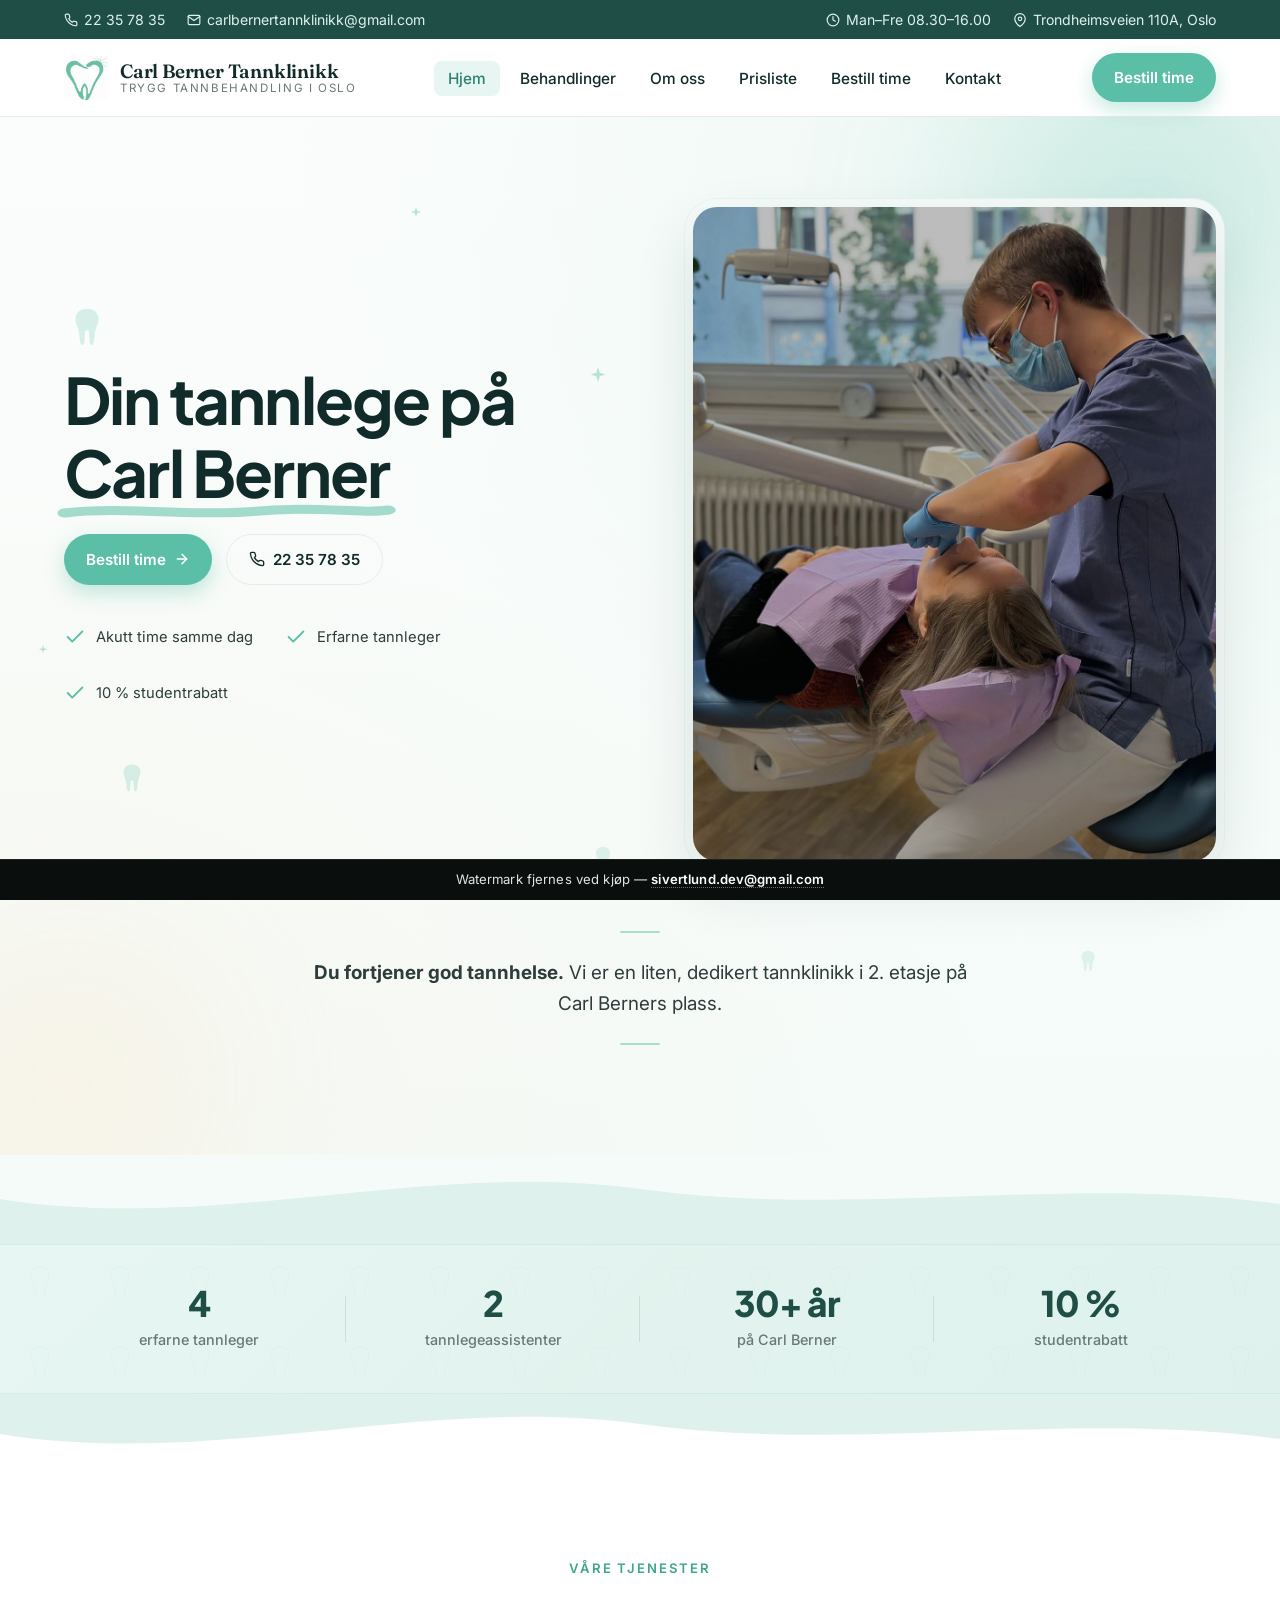
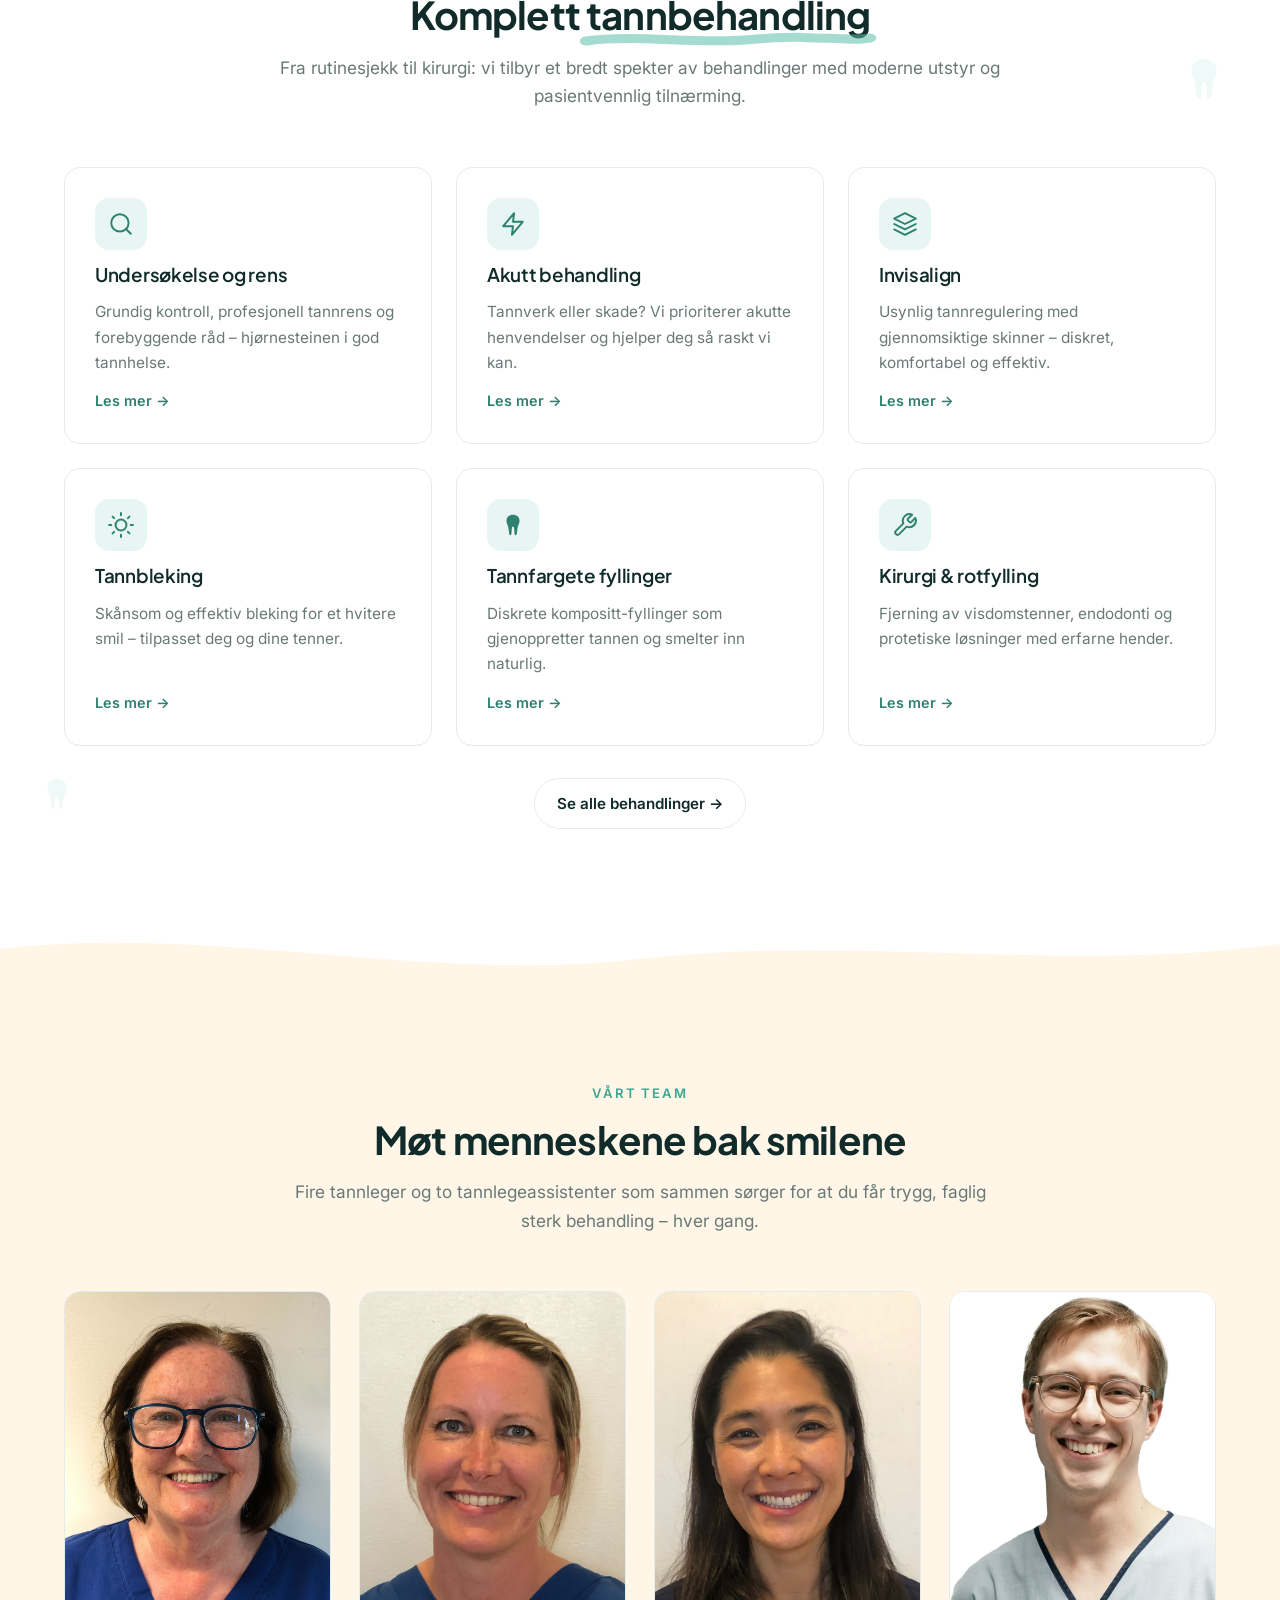
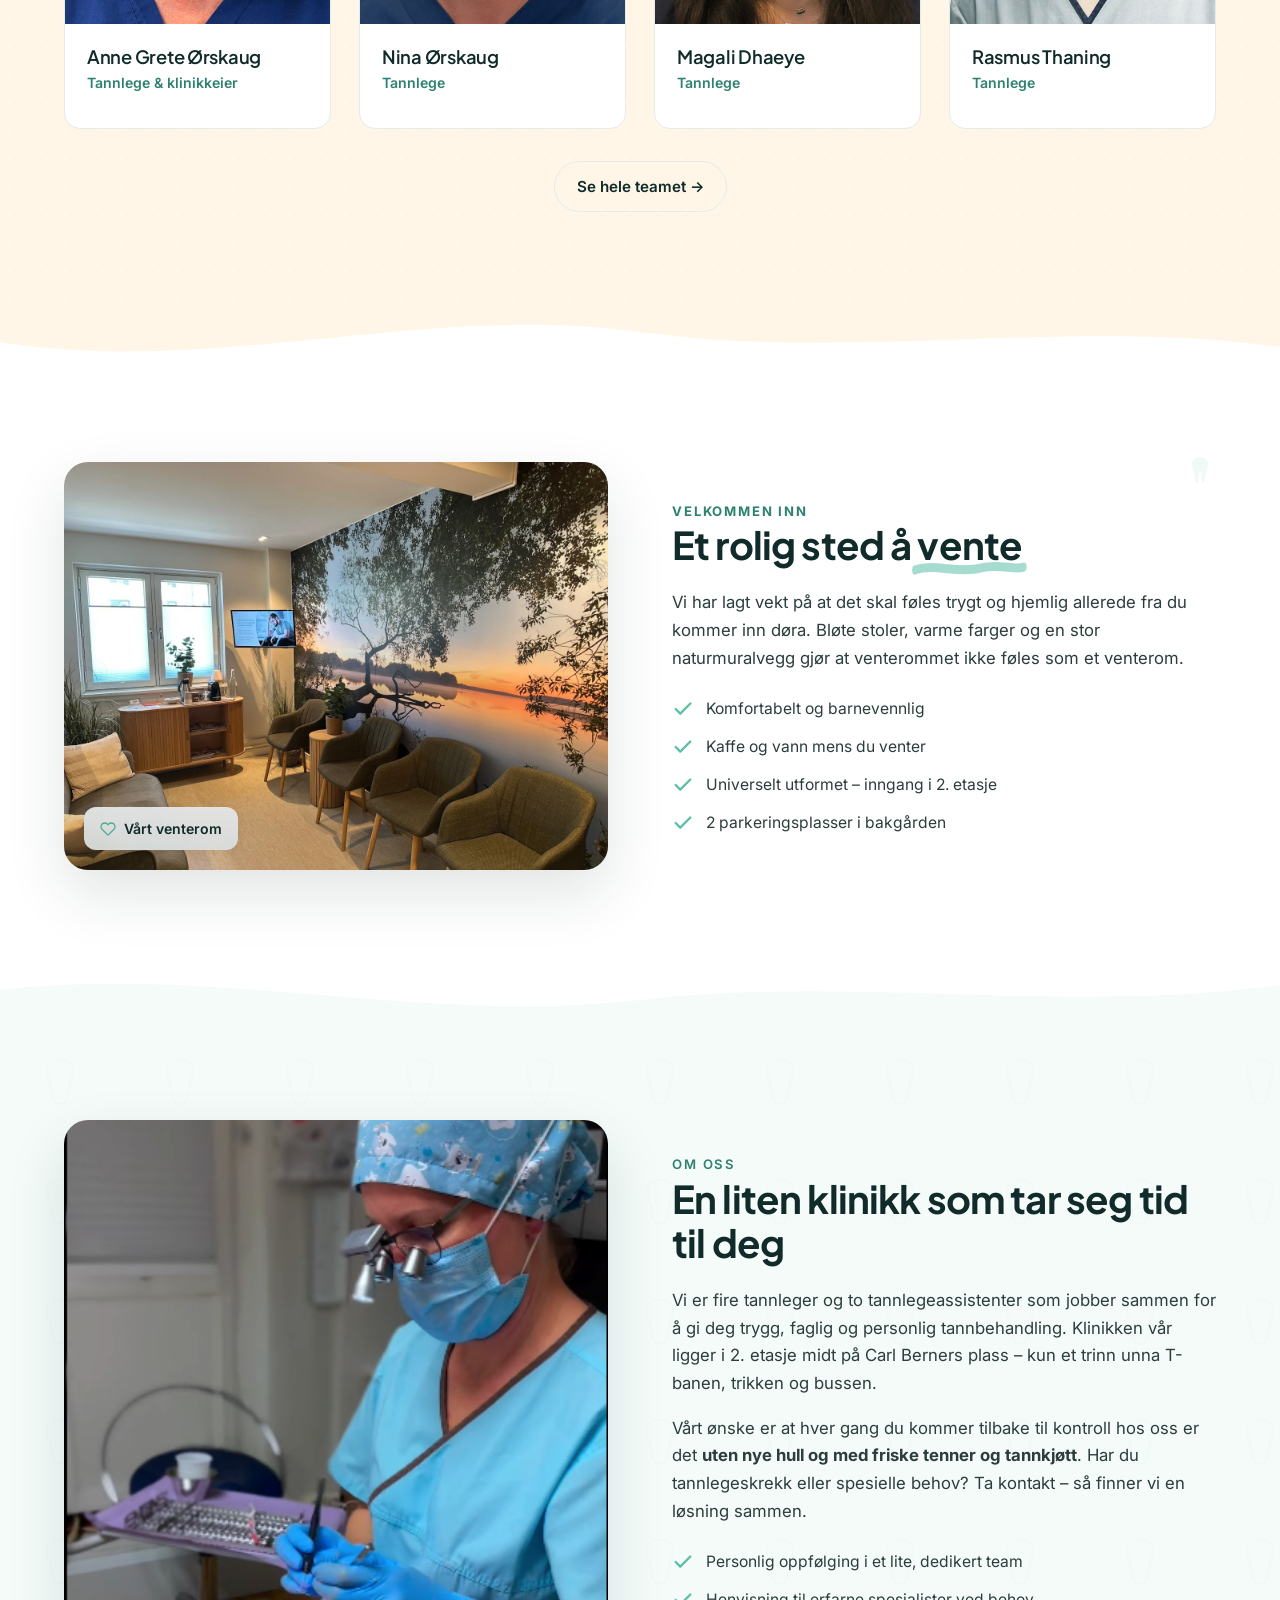
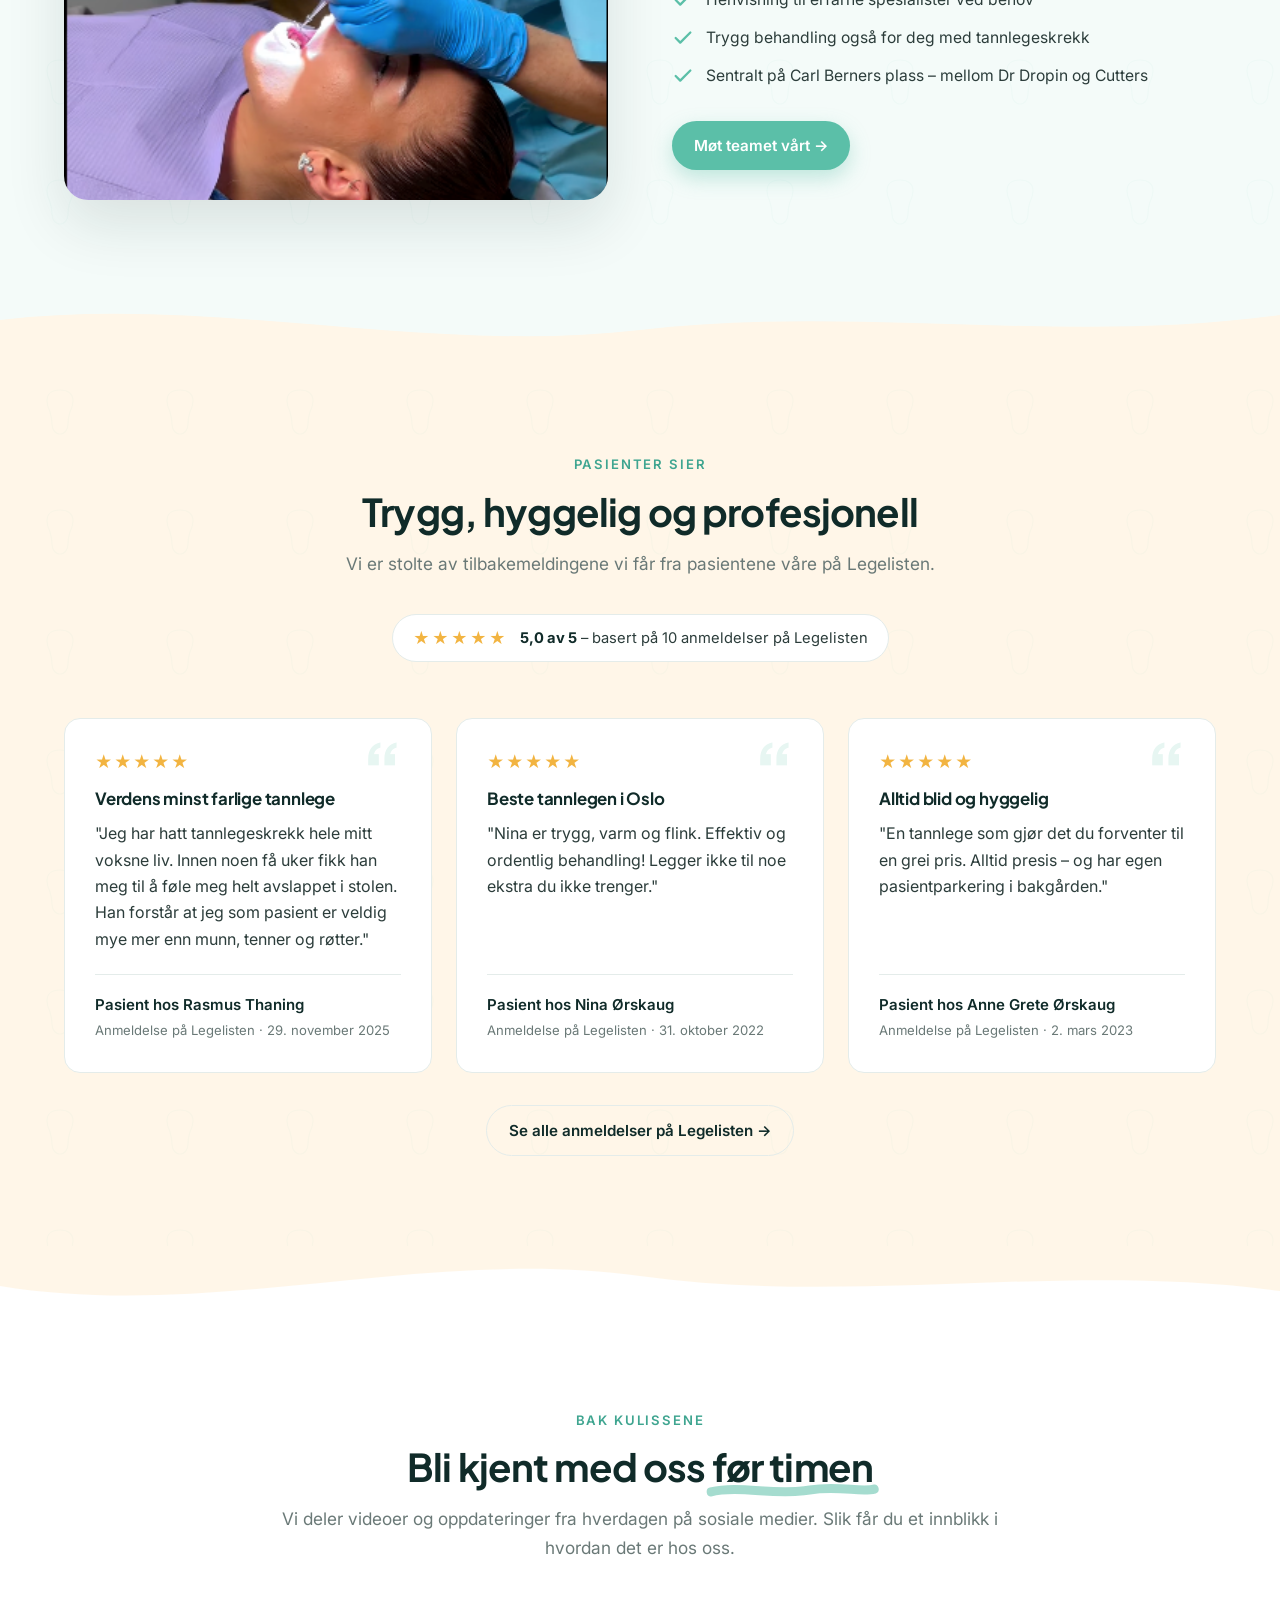
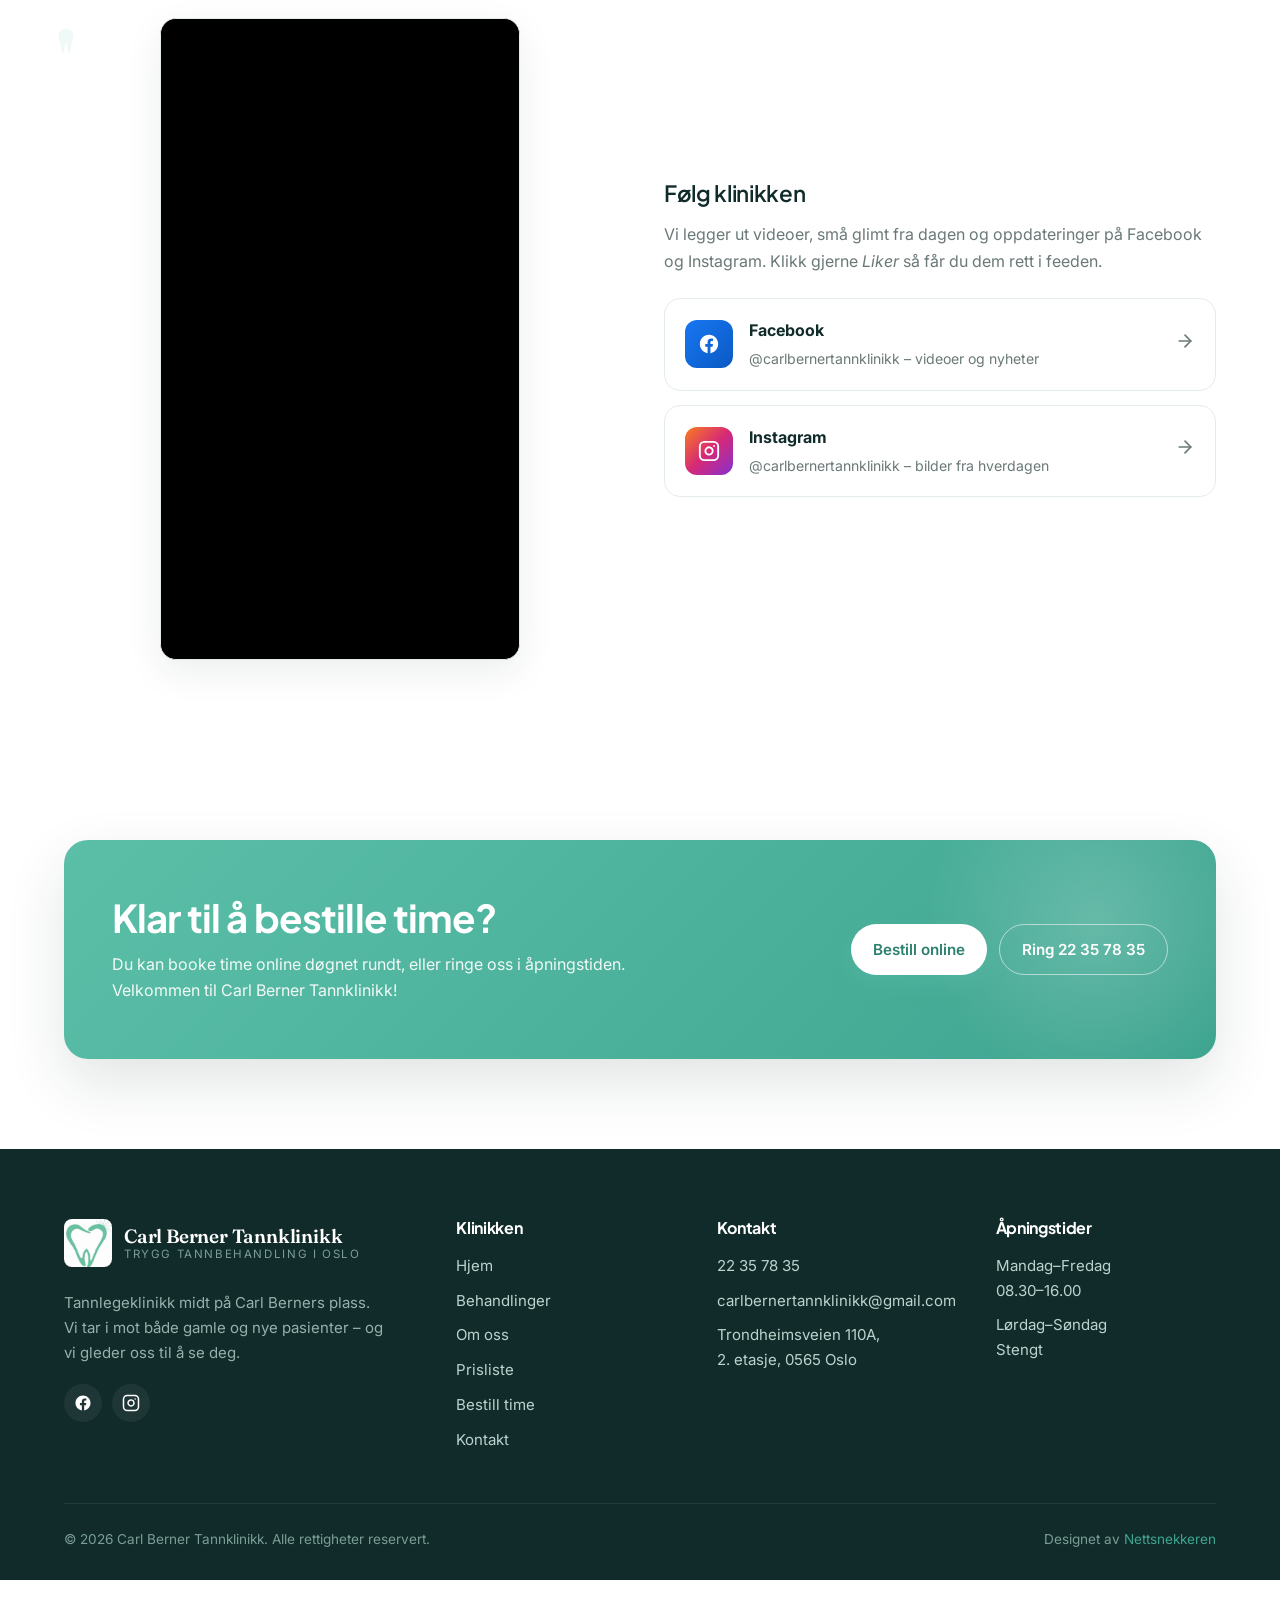
<file: index.html>
<!DOCTYPE html>
<html lang="no">
<head>
  <meta charset="UTF-8" />
  <meta name="viewport" content="width=device-width, initial-scale=1.0" />
  <title>Carl Berner Tannklinikk – Tannlege på Carl Berners plass i Oslo</title>
  <meta name="description" content="Carl Berner Tannklinikk tilbyr trygg og moderne tannbehandling midt på Carl Berners plass i Oslo. Undersøkelse, akutt behandling, Invisalign, bleking og mer." />
  <link rel="icon" type="image/png" href="images/logo-symbol.jpg" />
  <link rel="preconnect" href="https://fonts.googleapis.com">
  <link rel="preconnect" href="https://fonts.gstatic.com" crossorigin>
  <link href="https://fonts.googleapis.com/css2?family=Fraunces:opsz,wght@9..144,500;9..144,600;9..144,700&family=Plus+Jakarta+Sans:wght@400;500;600;700;800&family=Inter:wght@400;500;600;700&display=swap" rel="stylesheet">
  <link rel="stylesheet" href="css/style.css" />
</head>
<body>

  <!-- Topbar -->
  <div class="topbar">
    <div class="inner">
      <div class="left">
        <a class="item" href="tel:+4722357835">
          <svg viewBox="0 0 24 24" fill="none" stroke="currentColor" stroke-width="2" stroke-linecap="round" stroke-linejoin="round"><path d="M22 16.92v3a2 2 0 0 1-2.18 2 19.79 19.79 0 0 1-8.63-3.07 19.5 19.5 0 0 1-6-6 19.79 19.79 0 0 1-3.07-8.67A2 2 0 0 1 4.11 2h3a2 2 0 0 1 2 1.72c.13.96.37 1.9.72 2.81a2 2 0 0 1-.45 2.11L8.09 9.91a16 16 0 0 0 6 6l1.27-1.27a2 2 0 0 1 2.11-.45c.91.35 1.85.59 2.81.72A2 2 0 0 1 22 16.92z"/></svg>
          22 35 78 35
        </a>
        <a class="item hide-mobile" href="mailto:carlbernertannklinikk@gmail.com">
          <svg viewBox="0 0 24 24" fill="none" stroke="currentColor" stroke-width="2" stroke-linecap="round" stroke-linejoin="round"><path d="M4 4h16c1.1 0 2 .9 2 2v12c0 1.1-.9 2-2 2H4c-1.1 0-2-.9-2-2V6c0-1.1.9-2 2-2z"/><polyline points="22,6 12,13 2,6"/></svg>
          carlbernertannklinikk@gmail.com
        </a>
      </div>
      <div class="right">
        <span class="item">
          <svg viewBox="0 0 24 24" fill="none" stroke="currentColor" stroke-width="2" stroke-linecap="round" stroke-linejoin="round"><circle cx="12" cy="12" r="10"/><polyline points="12 6 12 12 16 14"/></svg>
          Man–Fre 08.30–16.00
        </span>
        <span class="item hide-mobile">
          <svg viewBox="0 0 24 24" fill="none" stroke="currentColor" stroke-width="2" stroke-linecap="round" stroke-linejoin="round"><path d="M21 10c0 7-9 13-9 13s-9-6-9-13a9 9 0 0 1 18 0z"/><circle cx="12" cy="10" r="3"/></svg>
          Trondheimsveien 110A, Oslo
        </span>
      </div>
    </div>
  </div>

  <!-- Header / Nav -->
  <header class="site-header">
    <nav class="nav" aria-label="Hovedmeny">
      <a href="index.html" class="brand">
        <img src="images/logo-symbol.jpg" alt="Carl Berner Tannklinikk logo" />
        <span class="word">
          <b>Carl Berner Tannklinikk</b>
          <small>Trygg tannbehandling i Oslo</small>
        </span>
      </a>

      <ul class="nav-links">
        <li><a href="index.html">Hjem</a></li>
        <li><a href="behandlinger.html">Behandlinger</a></li>
        <li><a href="om-oss.html">Om oss</a></li>
        <li><a href="prisliste.html">Prisliste</a></li>
        <li><a href="bestill-time.html">Bestill time</a></li>
        <li><a href="kontakt.html">Kontakt</a></li>
      </ul>

      <div class="nav-cta">
        <a class="btn btn-primary" href="bestill-time.html">Bestill time</a>
        <button class="menu-toggle" aria-label="Åpne meny" aria-expanded="false"><span></span></button>
      </div>
    </nav>
  </header>

  <!-- HERO -->
  <section class="hero">
    <div class="blob mint"></div>
    <div class="blob cream"></div>

    <!-- Floating teeth -->
    <span class="float-tooth tooth-anim-float" style="top:18%; left:5%; width:46px;"><svg viewBox="0 0 24 24" fill="currentColor"><path d="M12 2.5C8.5 2.5 6 4.5 6 8c0 1.5.4 2.6.9 3.7.5 1.2.9 2.3 1.2 5.3.2 2 .4 4.5 1.5 4.5.9 0 1.1-1.7 1.1-3.1l.3-3.9c0-.5.5-.8 1-.8s1 .3 1 .8l.3 3.9c0 1.4.2 3.1 1.1 3.1 1.1 0 1.3-2.5 1.5-4.5.3-3 .7-4.1 1.2-5.3.5-1.1.9-2.2.9-3.7 0-3.5-2.5-5.5-6-5.5z"/></svg></span>
    <span class="float-tooth tooth-anim-drift delay-1" style="top:62%; left:9%; width:34px;"><svg viewBox="0 0 24 24" fill="currentColor"><path d="M12 2.5C8.5 2.5 6 4.5 6 8c0 1.5.4 2.6.9 3.7.5 1.2.9 2.3 1.2 5.3.2 2 .4 4.5 1.5 4.5.9 0 1.1-1.7 1.1-3.1l.3-3.9c0-.5.5-.8 1-.8s1 .3 1 .8l.3 3.9c0 1.4.2 3.1 1.1 3.1 1.1 0 1.3-2.5 1.5-4.5.3-3 .7-4.1 1.2-5.3.5-1.1.9-2.2.9-3.7 0-3.5-2.5-5.5-6-5.5z"/></svg></span>
    <span class="float-tooth tooth-anim-arc delay-2" style="top:14%; right:8%; width:40px;"><svg viewBox="0 0 24 24" fill="currentColor"><path d="M12 2.5C8.5 2.5 6 4.5 6 8c0 1.5.4 2.6.9 3.7.5 1.2.9 2.3 1.2 5.3.2 2 .4 4.5 1.5 4.5.9 0 1.1-1.7 1.1-3.1l.3-3.9c0-.5.5-.8 1-.8s1 .3 1 .8l.3 3.9c0 1.4.2 3.1 1.1 3.1 1.1 0 1.3-2.5 1.5-4.5.3-3 .7-4.1 1.2-5.3.5-1.1.9-2.2.9-3.7 0-3.5-2.5-5.5-6-5.5z"/></svg></span>
    <span class="float-tooth tooth-anim-pulse delay-3" style="top:70%; left:46%; width:28px; opacity:0.18;"><svg viewBox="0 0 24 24" fill="currentColor"><path d="M12 2.5C8.5 2.5 6 4.5 6 8c0 1.5.4 2.6.9 3.7.5 1.2.9 2.3 1.2 5.3.2 2 .4 4.5 1.5 4.5.9 0 1.1-1.7 1.1-3.1l.3-3.9c0-.5.5-.8 1-.8s1 .3 1 .8l.3 3.9c0 1.4.2 3.1 1.1 3.1 1.1 0 1.3-2.5 1.5-4.5.3-3 .7-4.1 1.2-5.3.5-1.1.9-2.2.9-3.7 0-3.5-2.5-5.5-6-5.5z"/></svg></span>
    <span class="float-tooth tooth-anim-bob delay-4" style="top:32%; right:38%; width:22px; opacity:0.18;"><svg viewBox="0 0 24 24" fill="currentColor"><path d="M12 2.5C8.5 2.5 6 4.5 6 8c0 1.5.4 2.6.9 3.7.5 1.2.9 2.3 1.2 5.3.2 2 .4 4.5 1.5 4.5.9 0 1.1-1.7 1.1-3.1l.3-3.9c0-.5.5-.8 1-.8s1 .3 1 .8l.3 3.9c0 1.4.2 3.1 1.1 3.1 1.1 0 1.3-2.5 1.5-4.5.3-3 .7-4.1 1.2-5.3.5-1.1.9-2.2.9-3.7 0-3.5-2.5-5.5-6-5.5z"/></svg></span>
    <span class="float-tooth tooth-anim-spin delay-5" style="top:80%; right:14%; width:26px; opacity:0.16;"><svg viewBox="0 0 24 24" fill="currentColor"><path d="M12 2.5C8.5 2.5 6 4.5 6 8c0 1.5.4 2.6.9 3.7.5 1.2.9 2.3 1.2 5.3.2 2 .4 4.5 1.5 4.5.9 0 1.1-1.7 1.1-3.1l.3-3.9c0-.5.5-.8 1-.8s1 .3 1 .8l.3 3.9c0 1.4.2 3.1 1.1 3.1 1.1 0 1.3-2.5 1.5-4.5.3-3 .7-4.1 1.2-5.3.5-1.1.9-2.2.9-3.7 0-3.5-2.5-5.5-6-5.5z"/></svg></span>

    <!-- Sparkles -->
    <span class="sparkle s1" style="top:24%; left:46%; width:18px;"><svg viewBox="0 0 24 24" fill="currentColor"><path d="M12 0l2.4 7.6L22 10l-7.6 2.4L12 20l-2.4-7.6L2 10l7.6-2.4z"/></svg></span>
    <span class="sparkle s2" style="top:66%; right:30%; width:14px;"><svg viewBox="0 0 24 24" fill="currentColor"><path d="M12 0l2.4 7.6L22 10l-7.6 2.4L12 20l-2.4-7.6L2 10l7.6-2.4z"/></svg></span>
    <span class="sparkle" style="top:8%; left:32%; width:12px; animation-delay:-1.5s;"><svg viewBox="0 0 24 24" fill="currentColor"><path d="M12 0l2.4 7.6L22 10l-7.6 2.4L12 20l-2.4-7.6L2 10l7.6-2.4z"/></svg></span>
    <span class="sparkle" style="top:50%; left:3%; width:10px; animation-delay:-2.4s;"><svg viewBox="0 0 24 24" fill="currentColor"><path d="M12 0l2.4 7.6L22 10l-7.6 2.4L12 20l-2.4-7.6L2 10l7.6-2.4z"/></svg></span>

    <div class="container hero-grid">
      <div class="reveal">
        <h1>Din tannlege på <span class="marker">Carl Berner<svg viewBox="0 0 200 18" preserveAspectRatio="none" xmlns="http://www.w3.org/2000/svg"><path d="M3,11 C 38,4 80,15 120,9 C 155,4 180,12 197,8" /></svg></span></h1>

        <div class="hero-actions">
          <a class="btn btn-primary" href="bestill-time.html">
            Bestill time
            <svg viewBox="0 0 24 24" fill="none" stroke="currentColor" stroke-width="2.2" stroke-linecap="round" stroke-linejoin="round" style="width:16px;height:16px;"><line x1="5" y1="12" x2="19" y2="12"/><polyline points="12 5 19 12 12 19"/></svg>
          </a>
          <a class="btn btn-ghost" href="tel:+4722357835">
            <svg viewBox="0 0 24 24" fill="none" stroke="currentColor" stroke-width="2" stroke-linecap="round" stroke-linejoin="round" style="width:16px;height:16px;"><path d="M22 16.92v3a2 2 0 0 1-2.18 2 19.79 19.79 0 0 1-8.63-3.07 19.5 19.5 0 0 1-6-6 19.79 19.79 0 0 1-3.07-8.67A2 2 0 0 1 4.11 2h3a2 2 0 0 1 2 1.72c.13.96.37 1.9.72 2.81a2 2 0 0 1-.45 2.11L8.09 9.91a16 16 0 0 0 6 6l1.27-1.27a2 2 0 0 1 2.11-.45c.91.35 1.85.59 2.81.72A2 2 0 0 1 22 16.92z"/></svg>
            22 35 78 35
          </a>
        </div>

        <div class="hero-trust">
          <div class="item">
            <svg viewBox="0 0 24 24" fill="none" stroke="currentColor" stroke-width="2" stroke-linecap="round" stroke-linejoin="round"><polyline points="20 6 9 17 4 12"/></svg>
            Akutt time samme dag
          </div>
          <div class="item">
            <svg viewBox="0 0 24 24" fill="none" stroke="currentColor" stroke-width="2" stroke-linecap="round" stroke-linejoin="round"><polyline points="20 6 9 17 4 12"/></svg>
            Erfarne tannleger
          </div>
          <div class="item">
            <svg viewBox="0 0 24 24" fill="none" stroke="currentColor" stroke-width="2" stroke-linecap="round" stroke-linejoin="round"><polyline points="20 6 9 17 4 12"/></svg>
            10 % studentrabatt
          </div>
        </div>
      </div>

      <div class="hero-visual reveal">
        <img src="images/clinic-treatment.jpg" alt="Tannlege i arbeid på Carl Berner Tannklinikk" />
      </div>
    </div>

    <div class="container hero-lead reveal">
      <p><strong>Du fortjener god tannhelse.</strong> Vi er en liten, dedikert tannklinikk i 2. etasje på Carl Berners plass.</p>
    </div>
  </section>

  <!-- Wave: hero → trust (animated) -->
  <div class="wave-anim slow" style="background:#F4FBF9; margin-top:-1px;">
    <svg viewBox="0 0 2880 90" preserveAspectRatio="none" xmlns="http://www.w3.org/2000/svg">
      <path d="M0,45 C240,80 480,5 720,35 C960,65 1200,20 1440,50 C1680,80 1920,5 2160,35 C2400,65 2640,20 2880,50 L2880,90 L0,90 Z" fill="#DEF1EC"/>
    </svg>
  </div>

  <!-- Trust strip -->
  <div class="trust-strip" style="position:relative; overflow:hidden;">
    <div class="tooth-pattern tooth-pattern-dense"></div>
    <div class="container" style="position:relative; z-index:1;">
      <div class="row">
        <div class="stat">
          <b>4</b>
          <span>erfarne tannleger</span>
        </div>
        <div class="stat">
          <b>2</b>
          <span>tannlegeassistenter</span>
        </div>
        <div class="stat">
          <b>30+ år</b>
          <span>på Carl Berner</span>
        </div>
        <div class="stat">
          <b>10 %</b>
          <span>studentrabatt</span>
        </div>
      </div>
    </div>
  </div>

  <!-- Wave: trust → services (white) -->
  <div class="section-wave" style="background:#DEF1EC;"><svg viewBox="0 0 1440 70" preserveAspectRatio="none" xmlns="http://www.w3.org/2000/svg"><path d="M0,40 C240,75 480,0 720,30 C960,60 1200,15 1440,45 L1440,70 L0,70 Z" fill="#FFFFFF"/></svg></div>

  <!-- Services (white) -->
  <section id="behandlinger" class="bg-white" style="overflow:hidden;">
    <span class="float-tooth tooth-anim-drift" style="top:18%; right:4%; width:50px; opacity:0.10;"><svg viewBox="0 0 24 24" fill="currentColor"><path d="M12 2.5C8.5 2.5 6 4.5 6 8c0 1.5.4 2.6.9 3.7.5 1.2.9 2.3 1.2 5.3.2 2 .4 4.5 1.5 4.5.9 0 1.1-1.7 1.1-3.1l.3-3.9c0-.5.5-.8 1-.8s1 .3 1 .8l.3 3.9c0 1.4.2 3.1 1.1 3.1 1.1 0 1.3-2.5 1.5-4.5.3-3 .7-4.1 1.2-5.3.5-1.1.9-2.2.9-3.7 0-3.5-2.5-5.5-6-5.5z"/></svg></span>
    <span class="float-tooth tooth-anim-bob delay-2" style="bottom:10%; left:3%; width:38px; opacity:0.10;"><svg viewBox="0 0 24 24" fill="currentColor"><path d="M12 2.5C8.5 2.5 6 4.5 6 8c0 1.5.4 2.6.9 3.7.5 1.2.9 2.3 1.2 5.3.2 2 .4 4.5 1.5 4.5.9 0 1.1-1.7 1.1-3.1l.3-3.9c0-.5.5-.8 1-.8s1 .3 1 .8l.3 3.9c0 1.4.2 3.1 1.1 3.1 1.1 0 1.3-2.5 1.5-4.5.3-3 .7-4.1 1.2-5.3.5-1.1.9-2.2.9-3.7 0-3.5-2.5-5.5-6-5.5z"/></svg></span>
    <div class="container">
      <div class="section-head reveal">
        <span class="eyebrow">Våre tjenester</span>
        <h2>Komplett <span class="marker">tannbehandling<svg viewBox="0 0 200 18" preserveAspectRatio="none" xmlns="http://www.w3.org/2000/svg"><path d="M3,11 C 38,4 80,15 120,9 C 155,4 180,12 197,8" /></svg></span></h2>
        <p>Fra rutinesjekk til kirurgi: vi tilbyr et bredt spekter av behandlinger med moderne utstyr og pasientvennlig tilnærming.</p>
      </div>

      <div class="services-grid">
        <a href="behandlinger.html#undersokelse" class="service-card reveal">
          <div class="icon">
            <svg viewBox="0 0 24 24" fill="none" stroke="currentColor" stroke-width="1.8" stroke-linecap="round" stroke-linejoin="round"><circle cx="11" cy="11" r="8"/><line x1="21" y1="21" x2="16.65" y2="16.65"/></svg>
          </div>
          <h3>Undersøkelse og rens</h3>
          <p>Grundig kontroll, profesjonell tannrens og forebyggende råd – hjørnesteinen i god tannhelse.</p>
          <span class="more">Les mer →</span>
        </a>

        <a href="behandlinger.html#akutt" class="service-card reveal">
          <div class="icon">
            <svg viewBox="0 0 24 24" fill="none" stroke="currentColor" stroke-width="1.8" stroke-linecap="round" stroke-linejoin="round"><polygon points="13 2 3 14 12 14 11 22 21 10 12 10 13 2"/></svg>
          </div>
          <h3>Akutt behandling</h3>
          <p>Tannverk eller skade? Vi prioriterer akutte henvendelser og hjelper deg så raskt vi kan.</p>
          <span class="more">Les mer →</span>
        </a>

        <a href="behandlinger.html#invisalign" class="service-card reveal">
          <div class="icon">
            <svg viewBox="0 0 24 24" fill="none" stroke="currentColor" stroke-width="1.8" stroke-linecap="round" stroke-linejoin="round"><path d="M12 2L2 7l10 5 10-5-10-5z"/><polyline points="2 17 12 22 22 17"/><polyline points="2 12 12 17 22 12"/></svg>
          </div>
          <h3>Invisalign</h3>
          <p>Usynlig tannregulering med gjennomsiktige skinner – diskret, komfortabel og effektiv.</p>
          <span class="more">Les mer →</span>
        </a>

        <a href="behandlinger.html#bleking" class="service-card reveal">
          <div class="icon">
            <svg viewBox="0 0 24 24" fill="none" stroke="currentColor" stroke-width="1.8" stroke-linecap="round" stroke-linejoin="round"><circle cx="12" cy="12" r="5"/><line x1="12" y1="1" x2="12" y2="3"/><line x1="12" y1="21" x2="12" y2="23"/><line x1="4.22" y1="4.22" x2="5.64" y2="5.64"/><line x1="18.36" y1="18.36" x2="19.78" y2="19.78"/><line x1="1" y1="12" x2="3" y2="12"/><line x1="21" y1="12" x2="23" y2="12"/><line x1="4.22" y1="19.78" x2="5.64" y2="18.36"/><line x1="18.36" y1="5.64" x2="19.78" y2="4.22"/></svg>
          </div>
          <h3>Tannbleking</h3>
          <p>Skånsom og effektiv bleking for et hvitere smil – tilpasset deg og dine tenner.</p>
          <span class="more">Les mer →</span>
        </a>

        <a href="behandlinger.html#fyllinger" class="service-card reveal">
          <div class="icon">
            <svg viewBox="0 0 24 24" fill="currentColor"><path d="M12 2.5C8.5 2.5 6 4.5 6 8c0 1.5.4 2.6.9 3.7.5 1.2.9 2.3 1.2 5.3.2 2 .4 4.5 1.5 4.5.9 0 1.1-1.7 1.1-3.1l.3-3.9c0-.5.5-.8 1-.8s1 .3 1 .8l.3 3.9c0 1.4.2 3.1 1.1 3.1 1.1 0 1.3-2.5 1.5-4.5.3-3 .7-4.1 1.2-5.3.5-1.1.9-2.2.9-3.7 0-3.5-2.5-5.5-6-5.5z"/></svg>
          </div>
          <h3>Tannfargete fyllinger</h3>
          <p>Diskrete kompositt-fyllinger som gjenoppretter tannen og smelter inn naturlig.</p>
          <span class="more">Les mer →</span>
        </a>

        <a href="behandlinger.html#kirurgi" class="service-card reveal">
          <div class="icon">
            <svg viewBox="0 0 24 24" fill="none" stroke="currentColor" stroke-width="1.8" stroke-linecap="round" stroke-linejoin="round"><path d="M14.7 6.3a1 1 0 0 0 0 1.4l1.6 1.6a1 1 0 0 0 1.4 0l3.77-3.77a6 6 0 0 1-7.94 7.94l-6.91 6.91a2.12 2.12 0 0 1-3-3l6.91-6.91a6 6 0 0 1 7.94-7.94l-3.76 3.76z"/></svg>
          </div>
          <h3>Kirurgi & rotfylling</h3>
          <p>Fjerning av visdomstenner, endodonti og protetiske løsninger med erfarne hender.</p>
          <span class="more">Les mer →</span>
        </a>
      </div>

      <div class="text-center mt-32">
        <a class="btn btn-ghost" href="behandlinger.html">Se alle behandlinger →</a>
      </div>
    </div>
  </section>

  <!-- Wave: services (white) → team (cream) -->
  <div class="section-wave" style="background:#FFFFFF;"><svg viewBox="0 0 1440 70" preserveAspectRatio="none" xmlns="http://www.w3.org/2000/svg"><path d="M0,30 C240,5 480,65 720,40 C960,15 1200,55 1440,25 L1440,70 L0,70 Z" fill="#FFF6E8"/></svg></div>

  <!-- Team preview (cream) -->
  <section class="bg-cream" style="overflow:hidden;">
    <div class="dot-grid" style="opacity:0.3;"></div>
    <div class="container" style="position:relative; z-index:1;">
      <div class="section-head reveal">
        <span class="eyebrow">Vårt team</span>
        <h2>Møt menneskene bak smilene</h2>
        <p>Fire tannleger og to tannlegeassistenter som sammen sørger for at du får trygg, faglig sterk behandling – hver gang.</p>
      </div>

      <div class="team-grid" style="grid-template-columns: repeat(4, 1fr);">
        <div class="team-card reveal">
          <div class="photo"><img src="images/team/anne-grete-orskaug.jpg" alt="Anne Grete Ørskaug" loading="lazy" /></div>
          <div class="body">
            <h3>Anne Grete Ørskaug</h3>
            <p class="role">Tannlege & klinikkeier</p>
          </div>
        </div>
        <div class="team-card reveal">
          <div class="photo"><img src="images/team/nina-orskaug.jpg" alt="Nina Ørskaug" loading="lazy" /></div>
          <div class="body">
            <h3>Nina Ørskaug</h3>
            <p class="role">Tannlege</p>
          </div>
        </div>
        <div class="team-card reveal">
          <div class="photo"><img src="images/team/magali-dhaeye.jpg" alt="Magali Dhaeye" loading="lazy" /></div>
          <div class="body">
            <h3>Magali Dhaeye</h3>
            <p class="role">Tannlege</p>
          </div>
        </div>
        <div class="team-card reveal">
          <div class="photo"><img src="images/team/rasmus-thaning.jpg" alt="Rasmus Thaning" loading="lazy" /></div>
          <div class="body">
            <h3>Rasmus Thaning</h3>
            <p class="role">Tannlege</p>
          </div>
        </div>
      </div>

      <div class="text-center mt-32">
        <a class="btn btn-ghost" href="om-oss.html">Se hele teamet →</a>
      </div>
    </div>
    <style>
      @media (max-width: 1100px) { .team-grid { grid-template-columns: repeat(2, 1fr) !important; } }
      @media (max-width: 600px) { .team-grid { grid-template-columns: 1fr !important; } }
    </style>
  </section>

  <!-- Wave: team (cream) → atmosphere (white) -->
  <div class="section-wave" style="background:#FFF6E8;"><svg viewBox="0 0 1440 70" preserveAspectRatio="none" xmlns="http://www.w3.org/2000/svg"><path d="M0,40 C240,75 480,0 720,30 C960,60 1200,15 1440,45 L1440,70 L0,70 Z" fill="#FFFFFF"/></svg></div>

  <!-- Atmosphere – waiting room (white) -->
  <section class="bg-white" style="position:relative; overflow:hidden;">
    <span class="float-tooth tooth-anim-pulse" style="top:14%; right:5%; width:32px; opacity:0.10;"><svg viewBox="0 0 24 24" fill="currentColor"><path d="M12 2.5C8.5 2.5 6 4.5 6 8c0 1.5.4 2.6.9 3.7.5 1.2.9 2.3 1.2 5.3.2 2 .4 4.5 1.5 4.5.9 0 1.1-1.7 1.1-3.1l.3-3.9c0-.5.5-.8 1-.8s1 .3 1 .8l.3 3.9c0 1.4.2 3.1 1.1 3.1 1.1 0 1.3-2.5 1.5-4.5.3-3 .7-4.1 1.2-5.3.5-1.1.9-2.2.9-3.7 0-3.5-2.5-5.5-6-5.5z"/></svg></span>
    <div class="container split">
      <div class="atmosphere-image reveal">
        <img src="images/waiting-room.webp" alt="Venterommet på Carl Berner Tannklinikk – rolig og hjemmekoselig innredet" loading="lazy" />
        <span class="floating-tag">
          <svg viewBox="0 0 24 24" fill="none" stroke="currentColor" stroke-width="2" stroke-linecap="round" stroke-linejoin="round"><path d="M20.84 4.61a5.5 5.5 0 0 0-7.78 0L12 5.67l-1.06-1.06a5.5 5.5 0 0 0-7.78 7.78l1.06 1.06L12 21.23l7.78-7.78 1.06-1.06a5.5 5.5 0 0 0 0-7.78z"/></svg>
          Vårt venterom
        </span>
      </div>
      <div class="split-text reveal">
        <span class="eyebrow" style="color:var(--primary-darker); font-weight:700; letter-spacing:.14em; font-size:.82rem; text-transform:uppercase;">Velkommen inn</span>
        <h2>Et rolig sted å <span class="marker">vente<svg viewBox="0 0 200 18" preserveAspectRatio="none" xmlns="http://www.w3.org/2000/svg"><path d="M3,11 C 38,4 80,15 120,9 C 155,4 180,12 197,8" /></svg></span></h2>
        <p>Vi har lagt vekt på at det skal føles trygt og hjemlig allerede fra du kommer inn døra. Bløte stoler, varme farger og en stor naturmuralvegg gjør at venterommet ikke føles som et venterom.</p>
        <ul class="bullet-list">
          <li>
            <svg viewBox="0 0 24 24" fill="none" stroke="currentColor" stroke-width="2.5" stroke-linecap="round" stroke-linejoin="round"><polyline points="20 6 9 17 4 12"/></svg>
            Komfortabelt og barnevennlig
          </li>
          <li>
            <svg viewBox="0 0 24 24" fill="none" stroke="currentColor" stroke-width="2.5" stroke-linecap="round" stroke-linejoin="round"><polyline points="20 6 9 17 4 12"/></svg>
            Kaffe og vann mens du venter
          </li>
          <li>
            <svg viewBox="0 0 24 24" fill="none" stroke="currentColor" stroke-width="2.5" stroke-linecap="round" stroke-linejoin="round"><polyline points="20 6 9 17 4 12"/></svg>
            Universelt utformet – inngang i 2. etasje
          </li>
          <li>
            <svg viewBox="0 0 24 24" fill="none" stroke="currentColor" stroke-width="2.5" stroke-linecap="round" stroke-linejoin="round"><polyline points="20 6 9 17 4 12"/></svg>
            2 parkeringsplasser i bakgården
          </li>
        </ul>
      </div>
    </div>
  </section>

  <!-- Wave: atmosphere (white) → about (mint-soft) -->
  <div class="section-wave" style="background:#FFFFFF;"><svg viewBox="0 0 1440 70" preserveAspectRatio="none" xmlns="http://www.w3.org/2000/svg"><path d="M0,30 C240,5 480,65 720,40 C960,15 1200,55 1440,25 L1440,70 L0,70 Z" fill="#F4FBF9"/></svg></div>

  <!-- About / Split (mint-soft) -->
  <section class="bg-soft" style="position:relative; overflow:hidden;">
    <div class="tooth-pattern"></div>
    <div class="container split" style="position:relative; z-index:1;">
      <div class="split-image reveal">
        <img src="images/clinic-treatment-2.png" alt="Tannlege og pasient på Carl Berner Tannklinikk" />
      </div>
      <div class="split-text reveal">
        <span class="eyebrow" style="color:var(--primary-darker); font-weight:600; letter-spacing:.14em; font-size:.82rem; text-transform:uppercase;">Om oss</span>
        <h2>En liten klinikk som tar seg tid til deg</h2>
        <p>Vi er fire tannleger og to tannlegeassistenter som jobber sammen for å gi deg trygg, faglig og personlig tannbehandling. Klinikken vår ligger i 2. etasje midt på Carl Berners plass – kun et trinn unna T-banen, trikken og bussen.</p>
        <p>Vårt ønske er at hver gang du kommer tilbake til kontroll hos oss er det <strong>uten nye hull og med friske tenner og tannkjøtt</strong>. Har du tannlegeskrekk eller spesielle behov? Ta kontakt – så finner vi en løsning sammen.</p>
        <ul class="bullet-list">
          <li>
            <svg viewBox="0 0 24 24" fill="none" stroke="currentColor" stroke-width="2.5" stroke-linecap="round" stroke-linejoin="round"><polyline points="20 6 9 17 4 12"/></svg>
            Personlig oppfølging i et lite, dedikert team
          </li>
          <li>
            <svg viewBox="0 0 24 24" fill="none" stroke="currentColor" stroke-width="2.5" stroke-linecap="round" stroke-linejoin="round"><polyline points="20 6 9 17 4 12"/></svg>
            Henvisning til erfarne spesialister ved behov
          </li>
          <li>
            <svg viewBox="0 0 24 24" fill="none" stroke="currentColor" stroke-width="2.5" stroke-linecap="round" stroke-linejoin="round"><polyline points="20 6 9 17 4 12"/></svg>
            Trygg behandling også for deg med tannlegeskrekk
          </li>
          <li>
            <svg viewBox="0 0 24 24" fill="none" stroke="currentColor" stroke-width="2.5" stroke-linecap="round" stroke-linejoin="round"><polyline points="20 6 9 17 4 12"/></svg>
            Sentralt på Carl Berners plass – mellom Dr Dropin og Cutters
          </li>
        </ul>
        <div class="mt-32">
          <a class="btn btn-primary" href="om-oss.html">Møt teamet vårt →</a>
        </div>
      </div>
    </div>
  </section>

  <!-- Wave: about (mint-soft) → testimonials (cream) -->
  <div class="section-wave" style="background:#F4FBF9;"><svg viewBox="0 0 1440 70" preserveAspectRatio="none" xmlns="http://www.w3.org/2000/svg"><path d="M0,30 C240,5 480,65 720,40 C960,15 1200,55 1440,25 L1440,70 L0,70 Z" fill="#FFF6E8"/></svg></div>

  <!-- Testimonials (cream) -->
  <section class="bg-cream" style="overflow:hidden;">
    <div class="tooth-pattern"></div>
    <div class="container" style="position:relative; z-index:1;">
      <div class="section-head reveal">
        <span class="eyebrow">Pasienter sier</span>
        <h2>Trygg, hyggelig og profesjonell</h2>
        <p>Vi er stolte av tilbakemeldingene vi får fra pasientene våre på Legelisten.</p>
        <a class="rating-badge" href="https://www.legelisten.no/klinikker/5056-carl-berner-tannklinikk" target="_blank" rel="noopener">
          <span class="stars-row">★★★★★</span>
          <span><b>5,0 av 5</b> – basert på 10 anmeldelser på Legelisten</span>
        </a>
      </div>

      <div class="testimonials">
        <div class="testimonial reveal">
          <div class="stars">★★★★★</div>
          <h4 class="t-title">Verdens minst farlige tannlege</h4>
          <p>"Jeg har hatt tannlegeskrekk hele mitt voksne liv. Innen noen få uker fikk han meg til å føle meg helt avslappet i stolen. Han forstår at jeg som pasient er veldig mye mer enn munn, tenner og røtter."</p>
          <div class="author">Pasient hos Rasmus Thaning<small>Anmeldelse på Legelisten · 29. november 2025</small></div>
        </div>
        <div class="testimonial reveal">
          <div class="stars">★★★★★</div>
          <h4 class="t-title">Beste tannlegen i Oslo</h4>
          <p>"Nina er trygg, varm og flink. Effektiv og ordentlig behandling! Legger ikke til noe ekstra du ikke trenger."</p>
          <div class="author">Pasient hos Nina Ørskaug<small>Anmeldelse på Legelisten · 31. oktober 2022</small></div>
        </div>
        <div class="testimonial reveal">
          <div class="stars">★★★★★</div>
          <h4 class="t-title">Alltid blid og hyggelig</h4>
          <p>"En tannlege som gjør det du forventer til en grei pris. Alltid presis – og har egen pasientparkering i bakgården."</p>
          <div class="author">Pasient hos Anne Grete Ørskaug<small>Anmeldelse på Legelisten · 2. mars 2023</small></div>
        </div>
      </div>

      <div class="text-center mt-32">
        <a class="btn btn-ghost" href="https://www.legelisten.no/klinikker/5056-carl-berner-tannklinikk" target="_blank" rel="noopener">
          Se alle anmeldelser på Legelisten →
        </a>
      </div>
    </div>
  </section>

  <!-- Wave: testimonials (cream) → social (white) -->
  <div class="section-wave" style="background:#FFF6E8;"><svg viewBox="0 0 1440 70" preserveAspectRatio="none" xmlns="http://www.w3.org/2000/svg"><path d="M0,40 C240,75 480,0 720,30 C960,60 1200,15 1440,45 L1440,70 L0,70 Z" fill="#FFFFFF"/></svg></div>

  <!-- Social / Facebook (white) -->
  <section class="bg-white" id="folg-oss" style="position:relative; overflow:hidden;">
    <span class="float-tooth tooth-anim-drift" style="top:30%; left:4%; width:30px; opacity:0.10;"><svg viewBox="0 0 24 24" fill="currentColor"><path d="M12 2.5C8.5 2.5 6 4.5 6 8c0 1.5.4 2.6.9 3.7.5 1.2.9 2.3 1.2 5.3.2 2 .4 4.5 1.5 4.5.9 0 1.1-1.7 1.1-3.1l.3-3.9c0-.5.5-.8 1-.8s1 .3 1 .8l.3 3.9c0 1.4.2 3.1 1.1 3.1 1.1 0 1.3-2.5 1.5-4.5.3-3 .7-4.1 1.2-5.3.5-1.1.9-2.2.9-3.7 0-3.5-2.5-5.5-6-5.5z"/></svg></span>
    <div class="container">
      <div class="section-head reveal">
        <span class="eyebrow">Bak kulissene</span>
        <h2>Bli kjent med oss <span class="marker">før timen<svg viewBox="0 0 200 18" preserveAspectRatio="none" xmlns="http://www.w3.org/2000/svg"><path d="M3,11 C 38,4 80,15 120,9 C 155,4 180,12 197,8" /></svg></span></h2>
        <p>Vi deler videoer og oppdateringer fra hverdagen på sosiale medier. Slik får du et innblikk i hvordan det er hos oss.</p>
      </div>

      <div class="social-grid">
        <div class="reveal">
          <div class="fb-embed video-embed">
            <iframe
              src="https://www.facebook.com/plugins/video.php?href=https%3A%2F%2Fwww.facebook.com%2Freel%2F898994147884787&show_text=false&width=360&t=0"
              width="360"
              height="640"
              style="border:none;overflow:hidden;"
              scrolling="no"
              frameborder="0"
              allowfullscreen="true"
              loading="lazy"
              allow="autoplay; clipboard-write; encrypted-media; picture-in-picture; web-share"
              title="Video fra Carl Berner Tannklinikk"></iframe>
          </div>
        </div>

        <div class="reveal">
          <h3 style="font-size:1.4rem; margin-bottom:14px;">Følg klinikken</h3>
          <p style="color:var(--muted); margin-bottom:24px;">Vi legger ut videoer, små glimt fra dagen og oppdateringer på Facebook og Instagram. Klikk gjerne <em>Liker</em> så får du dem rett i feeden.</p>

          <div class="social-cards">
            <a href="https://facebook.com/carlbernertannklinikk" target="_blank" rel="noopener" class="social-card">
              <span class="ico-circle fb">
                <svg viewBox="0 0 24 24" fill="currentColor"><path d="M22 12.07C22 6.51 17.52 2 12 2S2 6.51 2 12.07c0 5.02 3.66 9.18 8.44 9.93v-7.02H7.9v-2.91h2.54V9.85c0-2.51 1.49-3.89 3.77-3.89 1.09 0 2.24.2 2.24.2v2.47h-1.26c-1.24 0-1.63.78-1.63 1.57v1.88h2.78l-.44 2.91h-2.34V22c4.78-.75 8.44-4.91 8.44-9.93z"/></svg>
              </span>
              <span class="info">
                <b>Facebook</b>
                <span>@carlbernertannklinikk – videoer og nyheter</span>
              </span>
              <span class="arrow"><svg viewBox="0 0 24 24" width="20" height="20" fill="none" stroke="currentColor" stroke-width="2" stroke-linecap="round" stroke-linejoin="round"><line x1="5" y1="12" x2="19" y2="12"/><polyline points="12 5 19 12 12 19"/></svg></span>
            </a>

            <a href="https://instagram.com/carlbernertannklinikk" target="_blank" rel="noopener" class="social-card">
              <span class="ico-circle ig">
                <svg viewBox="0 0 24 24" fill="none" stroke="currentColor" stroke-width="2" stroke-linecap="round" stroke-linejoin="round"><rect x="2" y="2" width="20" height="20" rx="5" ry="5"/><path d="M16 11.37A4 4 0 1 1 12.63 8 4 4 0 0 1 16 11.37z"/><line x1="17.5" y1="6.5" x2="17.51" y2="6.5"/></svg>
              </span>
              <span class="info">
                <b>Instagram</b>
                <span>@carlbernertannklinikk – bilder fra hverdagen</span>
              </span>
              <span class="arrow"><svg viewBox="0 0 24 24" width="20" height="20" fill="none" stroke="currentColor" stroke-width="2" stroke-linecap="round" stroke-linejoin="round"><line x1="5" y1="12" x2="19" y2="12"/><polyline points="12 5 19 12 12 19"/></svg></span>
            </a>
          </div>
        </div>
      </div>
    </div>
  </section>

  <!-- CTA Banner -->
  <section class="bg-white">
    <div class="container">
      <div class="cta-banner reveal">
        <div>
          <h2>Klar til å bestille time?</h2>
          <p>Du kan booke time online døgnet rundt, eller ringe oss i åpningstiden. Velkommen til Carl Berner Tannklinikk!</p>
        </div>
        <div class="actions">
          <a class="btn btn-primary" href="bestill-time.html">Bestill online</a>
          <a class="btn btn-ghost" href="tel:+4722357835">Ring 22 35 78 35</a>
        </div>
      </div>
    </div>
  </section>

  <!-- Footer -->
  <footer class="site-footer">
    <div class="container">
      <div class="footer-grid">
        <div class="footer-brand">
          <a href="index.html" class="brand">
            <img src="images/logo-symbol.jpg" alt="Carl Berner Tannklinikk" style="height:48px; border-radius:8px;" />
            <span class="word">
              <b>Carl Berner Tannklinikk</b>
              <small>Trygg tannbehandling i Oslo</small>
            </span>
          </a>
          <p>Tannlegeklinikk midt på Carl Berners plass. Vi tar i mot både gamle og nye pasienter – og vi gleder oss til å se deg.</p>
          <div class="socials">
            <a href="https://facebook.com/carlbernertannklinikk" target="_blank" rel="noopener" aria-label="Facebook">
              <svg viewBox="0 0 24 24" fill="currentColor"><path d="M22 12.07C22 6.51 17.52 2 12 2S2 6.51 2 12.07c0 5.02 3.66 9.18 8.44 9.93v-7.02H7.9v-2.91h2.54V9.85c0-2.51 1.49-3.89 3.77-3.89 1.09 0 2.24.2 2.24.2v2.47h-1.26c-1.24 0-1.63.78-1.63 1.57v1.88h2.78l-.44 2.91h-2.34V22c4.78-.75 8.44-4.91 8.44-9.93z"/></svg>
            </a>
            <a href="https://instagram.com/carlbernertannklinikk" target="_blank" rel="noopener" aria-label="Instagram">
              <svg viewBox="0 0 24 24" fill="none" stroke="currentColor" stroke-width="2" stroke-linecap="round" stroke-linejoin="round"><rect x="2" y="2" width="20" height="20" rx="5" ry="5"/><path d="M16 11.37A4 4 0 1 1 12.63 8 4 4 0 0 1 16 11.37z"/><line x1="17.5" y1="6.5" x2="17.51" y2="6.5"/></svg>
            </a>
          </div>
        </div>

        <div>
          <h4>Klinikken</h4>
          <ul>
            <li><a href="index.html">Hjem</a></li>
            <li><a href="behandlinger.html">Behandlinger</a></li>
            <li><a href="om-oss.html">Om oss</a></li>
            <li><a href="prisliste.html">Prisliste</a></li>
            <li><a href="bestill-time.html">Bestill time</a></li>
        <li><a href="kontakt.html">Kontakt</a></li>
          </ul>
        </div>

        <div>
          <h4>Kontakt</h4>
          <ul>
            <li><a href="tel:+4722357835">22 35 78 35</a></li>
            <li><a href="mailto:carlbernertannklinikk@gmail.com">carlbernertannklinikk@gmail.com</a></li>
            <li>Trondheimsveien 110A,<br/>2. etasje, 0565 Oslo</li>
          </ul>
        </div>

        <div>
          <h4>Åpningstider</h4>
          <ul>
            <li>Mandag–Fredag<br/>08.30–16.00</li>
            <li>Lørdag–Søndag<br/>Stengt</li>
          </ul>
        </div>
      </div>

      <div class="copyright">
        <span>© <span data-year>2026</span> Carl Berner Tannklinikk. Alle rettigheter reservert.</span>
        <span>Designet av <a href="https://nettsnekkeren.no" target="_blank" rel="noopener">Nettsnekkeren</a></span>
      </div>
    </div>
  </footer>

  <a class="floating-call" href="tel:+4722357835" aria-label="Ring oss">
    <svg viewBox="0 0 24 24" fill="none" stroke="currentColor" stroke-width="2" stroke-linecap="round" stroke-linejoin="round"><path d="M22 16.92v3a2 2 0 0 1-2.18 2 19.79 19.79 0 0 1-8.63-3.07 19.5 19.5 0 0 1-6-6 19.79 19.79 0 0 1-3.07-8.67A2 2 0 0 1 4.11 2h3a2 2 0 0 1 2 1.72c.13.96.37 1.9.72 2.81a2 2 0 0 1-.45 2.11L8.09 9.91a16 16 0 0 0 6 6l1.27-1.27a2 2 0 0 1 2.11-.45c.91.35 1.85.59 2.81.72A2 2 0 0 1 22 16.92z"/></svg>
  </a>

  <script src="js/script.js"></script>
  <div class="watermark-bar">Watermark fjernes ved kjøp — <a href="mailto:sivertlund.dev@gmail.com">sivertlund.dev@gmail.com</a></div>
</body>
</html>
</file>
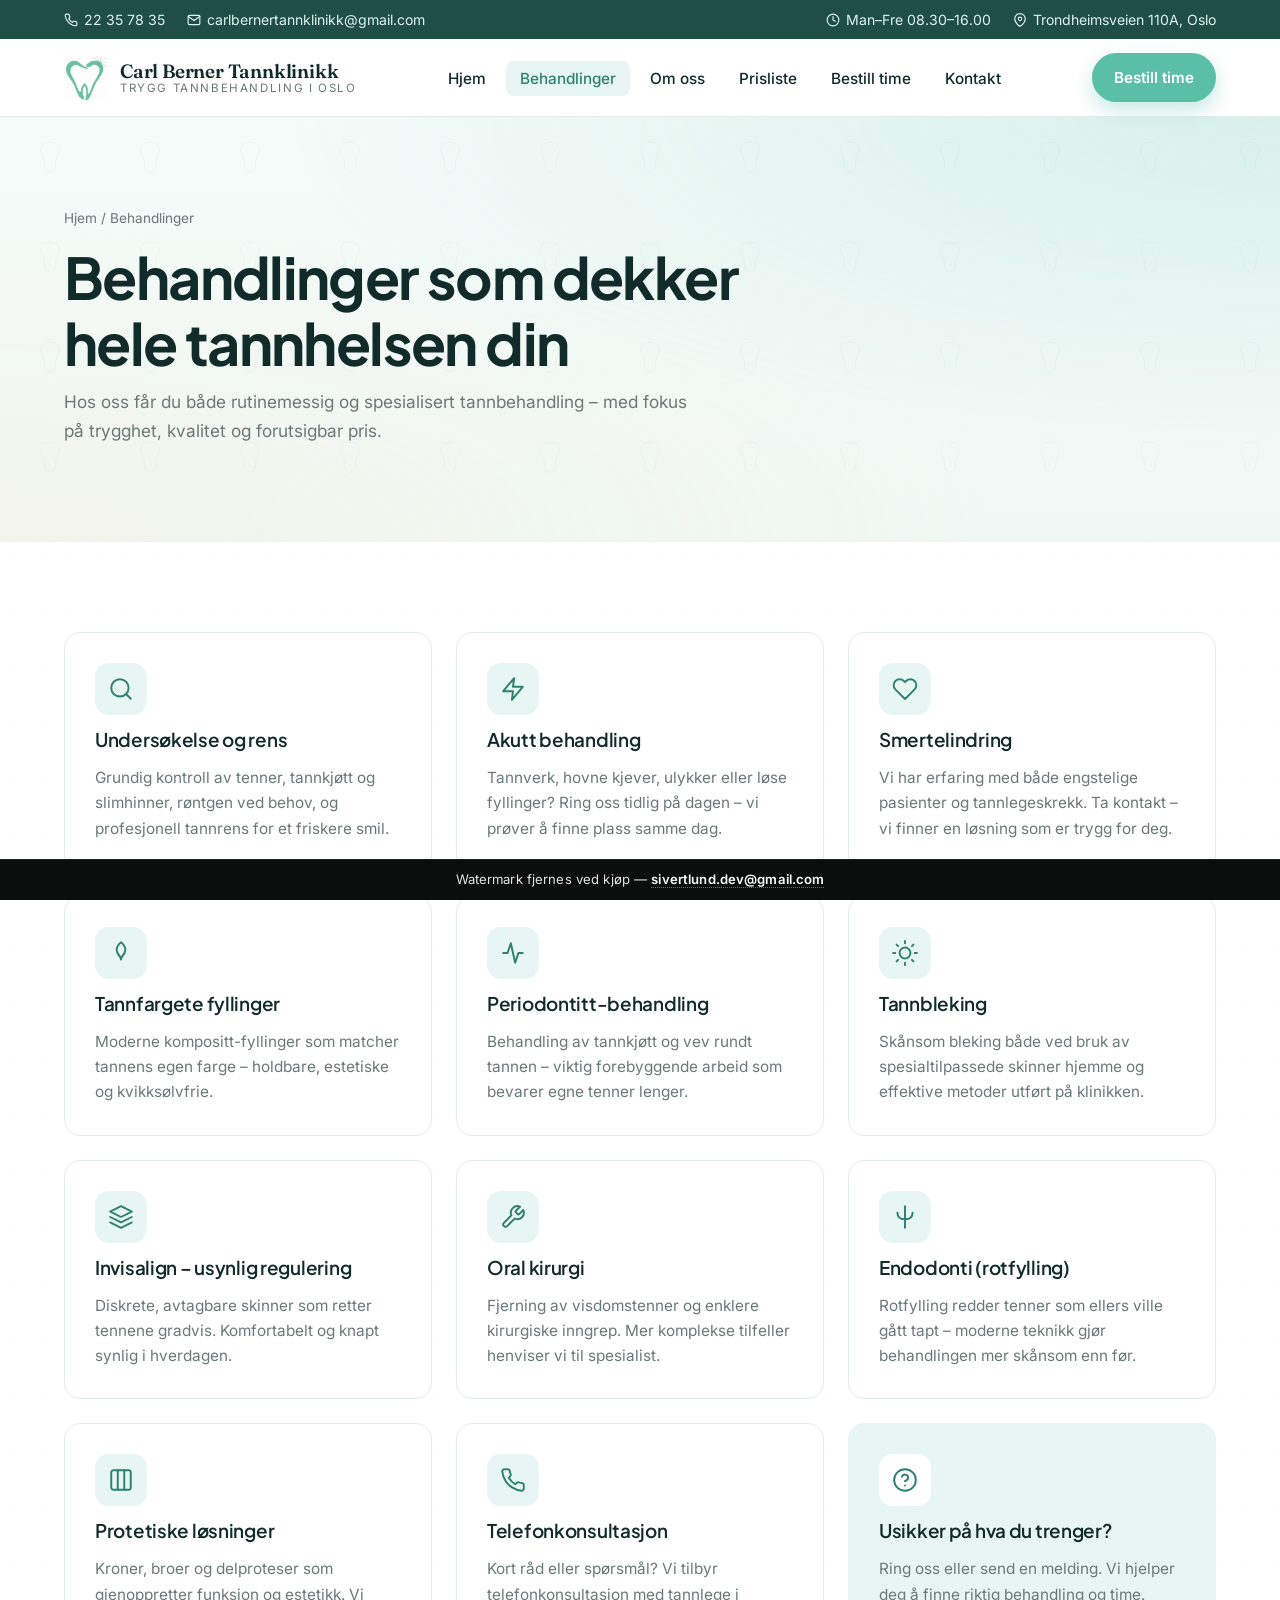
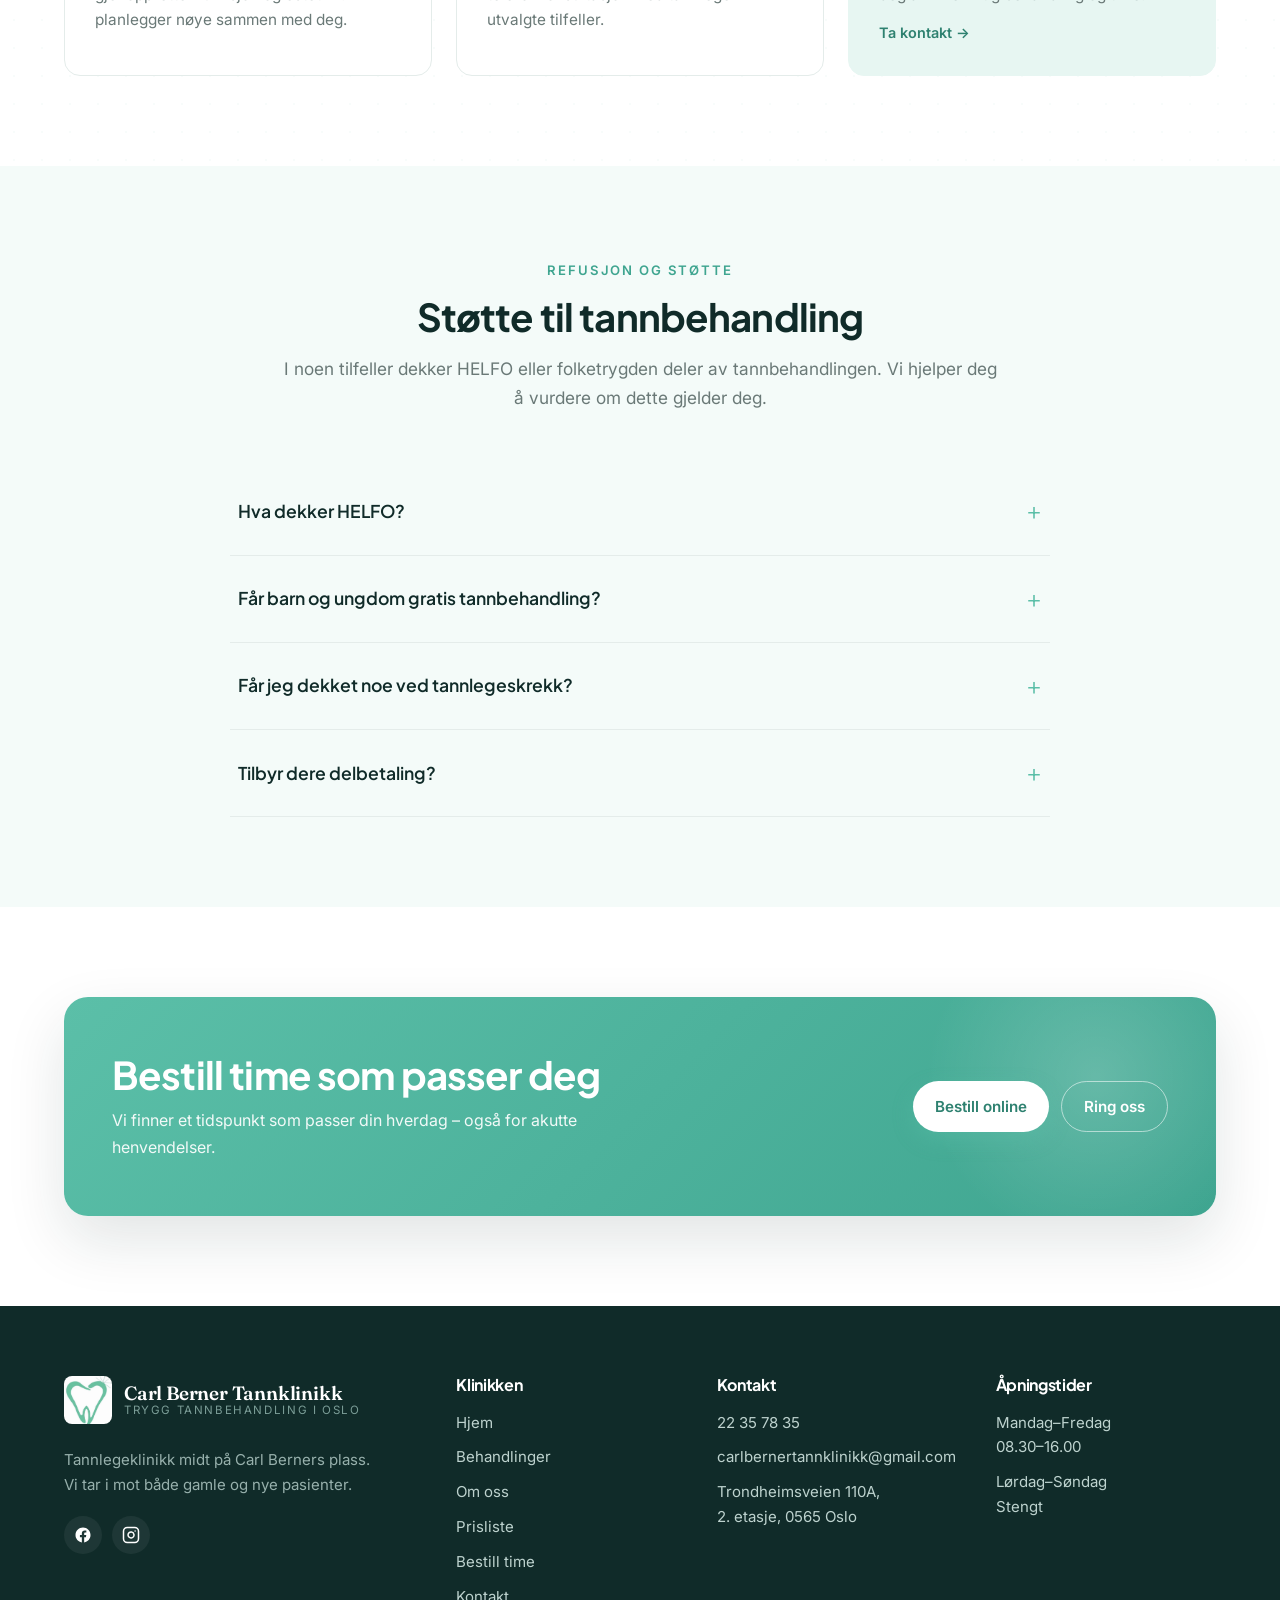
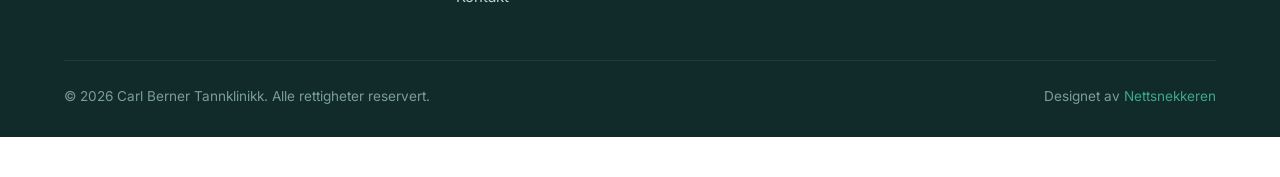
<file: behandlinger.html>
<!DOCTYPE html>
<html lang="no">
<head>
  <meta charset="UTF-8" />
  <meta name="viewport" content="width=device-width, initial-scale=1.0" />
  <title>Behandlinger – Carl Berner Tannklinikk</title>
  <meta name="description" content="Vi tilbyr et bredt spekter av tannbehandlinger: undersøkelse, akutt, Invisalign, bleking, fyllinger, kirurgi, rotfylling og protetiske løsninger." />
  <link rel="icon" type="image/png" href="images/logo-symbol.jpg" />
  <link rel="preconnect" href="https://fonts.googleapis.com">
  <link rel="preconnect" href="https://fonts.gstatic.com" crossorigin>
  <link href="https://fonts.googleapis.com/css2?family=Fraunces:opsz,wght@9..144,500;9..144,600;9..144,700&family=Plus+Jakarta+Sans:wght@400;500;600;700;800&family=Inter:wght@400;500;600;700&display=swap" rel="stylesheet">
  <link rel="stylesheet" href="css/style.css" />
</head>
<body>

  <div class="topbar">
    <div class="inner">
      <div class="left">
        <a class="item" href="tel:+4722357835">
          <svg viewBox="0 0 24 24" fill="none" stroke="currentColor" stroke-width="2" stroke-linecap="round" stroke-linejoin="round"><path d="M22 16.92v3a2 2 0 0 1-2.18 2 19.79 19.79 0 0 1-8.63-3.07 19.5 19.5 0 0 1-6-6 19.79 19.79 0 0 1-3.07-8.67A2 2 0 0 1 4.11 2h3a2 2 0 0 1 2 1.72c.13.96.37 1.9.72 2.81a2 2 0 0 1-.45 2.11L8.09 9.91a16 16 0 0 0 6 6l1.27-1.27a2 2 0 0 1 2.11-.45c.91.35 1.85.59 2.81.72A2 2 0 0 1 22 16.92z"/></svg>
          22 35 78 35
        </a>
        <a class="item hide-mobile" href="mailto:carlbernertannklinikk@gmail.com">
          <svg viewBox="0 0 24 24" fill="none" stroke="currentColor" stroke-width="2" stroke-linecap="round" stroke-linejoin="round"><path d="M4 4h16c1.1 0 2 .9 2 2v12c0 1.1-.9 2-2 2H4c-1.1 0-2-.9-2-2V6c0-1.1.9-2 2-2z"/><polyline points="22,6 12,13 2,6"/></svg>
          carlbernertannklinikk@gmail.com
        </a>
      </div>
      <div class="right">
        <span class="item">
          <svg viewBox="0 0 24 24" fill="none" stroke="currentColor" stroke-width="2" stroke-linecap="round" stroke-linejoin="round"><circle cx="12" cy="12" r="10"/><polyline points="12 6 12 12 16 14"/></svg>
          Man–Fre 08.30–16.00
        </span>
        <span class="item hide-mobile">
          <svg viewBox="0 0 24 24" fill="none" stroke="currentColor" stroke-width="2" stroke-linecap="round" stroke-linejoin="round"><path d="M21 10c0 7-9 13-9 13s-9-6-9-13a9 9 0 0 1 18 0z"/><circle cx="12" cy="10" r="3"/></svg>
          Trondheimsveien 110A, Oslo
        </span>
      </div>
    </div>
  </div>

  <header class="site-header">
    <nav class="nav" aria-label="Hovedmeny">
      <a href="index.html" class="brand">
        <img src="images/logo-symbol.jpg" alt="Carl Berner Tannklinikk logo" />
        <span class="word">
          <b>Carl Berner Tannklinikk</b>
          <small>Trygg tannbehandling i Oslo</small>
        </span>
      </a>
      <ul class="nav-links">
        <li><a href="index.html">Hjem</a></li>
        <li><a href="behandlinger.html">Behandlinger</a></li>
        <li><a href="om-oss.html">Om oss</a></li>
        <li><a href="prisliste.html">Prisliste</a></li>
        <li><a href="bestill-time.html">Bestill time</a></li>
        <li><a href="kontakt.html">Kontakt</a></li>
      </ul>
      <div class="nav-cta">
        <a class="btn btn-primary" href="bestill-time.html">Bestill time</a>
        <button class="menu-toggle" aria-label="Åpne meny" aria-expanded="false"><span></span></button>
      </div>
    </nav>
  </header>

  <!-- Page header -->
  <section class="page-header">
    <div class="container">
      <div class="crumbs"><a href="index.html">Hjem</a> / Behandlinger</div>
      <h1>Behandlinger som dekker hele tannhelsen din</h1>
      <p>Hos oss får du både rutinemessig og spesialisert tannbehandling – med fokus på trygghet, kvalitet og forutsigbar pris.</p>
    </div>
  </section>

  <!-- Treatments -->
  <section style="position:relative;">
    <div class="dot-grid" style="opacity:0.25;"></div>
    <div class="container" style="position:relative; z-index:1;">
      <div class="services-grid">
        <article id="undersokelse" class="service-card reveal">
          <div class="icon">
            <svg viewBox="0 0 24 24" fill="none" stroke="currentColor" stroke-width="1.8" stroke-linecap="round" stroke-linejoin="round"><circle cx="11" cy="11" r="8"/><line x1="21" y1="21" x2="16.65" y2="16.65"/></svg>
          </div>
          <h3>Undersøkelse og rens</h3>
          <p>Grundig kontroll av tenner, tannkjøtt og slimhinner, røntgen ved behov, og profesjonell tannrens for et friskere smil.</p>
        </article>

        <article id="akutt" class="service-card reveal">
          <div class="icon">
            <svg viewBox="0 0 24 24" fill="none" stroke="currentColor" stroke-width="1.8" stroke-linecap="round" stroke-linejoin="round"><polygon points="13 2 3 14 12 14 11 22 21 10 12 10 13 2"/></svg>
          </div>
          <h3>Akutt behandling</h3>
          <p>Tannverk, hovne kjever, ulykker eller løse fyllinger? Ring oss tidlig på dagen – vi prøver å finne plass samme dag.</p>
        </article>

        <article id="smerte" class="service-card reveal">
          <div class="icon">
            <svg viewBox="0 0 24 24" fill="none" stroke="currentColor" stroke-width="1.8" stroke-linecap="round" stroke-linejoin="round"><path d="M20.84 4.61a5.5 5.5 0 0 0-7.78 0L12 5.67l-1.06-1.06a5.5 5.5 0 0 0-7.78 7.78l1.06 1.06L12 21.23l7.78-7.78 1.06-1.06a5.5 5.5 0 0 0 0-7.78z"/></svg>
          </div>
          <h3>Smertelindring</h3>
          <p>Vi har erfaring med både engstelige pasienter og tannlegeskrekk. Ta kontakt – vi finner en løsning som er trygg for deg.</p>
        </article>

        <article id="fyllinger" class="service-card reveal">
          <div class="icon">
            <svg viewBox="0 0 24 24" fill="none" stroke="currentColor" stroke-width="1.8" stroke-linecap="round" stroke-linejoin="round"><path d="M12 2C9.5 4 8 6.5 8 9c0 5 4 5 4 9 0-4 4-4 4-9 0-2.5-1.5-5-4-7z"/></svg>
          </div>
          <h3>Tannfargete fyllinger</h3>
          <p>Moderne kompositt-fyllinger som matcher tannens egen farge – holdbare, estetiske og kvikksølvfrie.</p>
        </article>

        <article id="periodontitt" class="service-card reveal">
          <div class="icon">
            <svg viewBox="0 0 24 24" fill="none" stroke="currentColor" stroke-width="1.8" stroke-linecap="round" stroke-linejoin="round"><path d="M3 12h4l3-9 4 18 3-9h4"/></svg>
          </div>
          <h3>Periodontitt-behandling</h3>
          <p>Behandling av tannkjøtt og vev rundt tannen – viktig forebyggende arbeid som bevarer egne tenner lenger.</p>
        </article>

        <article id="bleking" class="service-card reveal">
          <div class="icon">
            <svg viewBox="0 0 24 24" fill="none" stroke="currentColor" stroke-width="1.8" stroke-linecap="round" stroke-linejoin="round"><circle cx="12" cy="12" r="5"/><line x1="12" y1="1" x2="12" y2="3"/><line x1="12" y1="21" x2="12" y2="23"/><line x1="4.22" y1="4.22" x2="5.64" y2="5.64"/><line x1="18.36" y1="18.36" x2="19.78" y2="19.78"/><line x1="1" y1="12" x2="3" y2="12"/><line x1="21" y1="12" x2="23" y2="12"/><line x1="4.22" y1="19.78" x2="5.64" y2="18.36"/><line x1="18.36" y1="5.64" x2="19.78" y2="4.22"/></svg>
          </div>
          <h3>Tannbleking</h3>
          <p>Skånsom bleking både ved bruk av spesialtilpassede skinner hjemme og effektive metoder utført på klinikken.</p>
        </article>

        <article id="invisalign" class="service-card reveal">
          <div class="icon">
            <svg viewBox="0 0 24 24" fill="none" stroke="currentColor" stroke-width="1.8" stroke-linecap="round" stroke-linejoin="round"><path d="M12 2L2 7l10 5 10-5-10-5z"/><polyline points="2 17 12 22 22 17"/><polyline points="2 12 12 17 22 12"/></svg>
          </div>
          <h3>Invisalign – usynlig regulering</h3>
          <p>Diskrete, avtagbare skinner som retter tennene gradvis. Komfortabelt og knapt synlig i hverdagen.</p>
        </article>

        <article id="kirurgi" class="service-card reveal">
          <div class="icon">
            <svg viewBox="0 0 24 24" fill="none" stroke="currentColor" stroke-width="1.8" stroke-linecap="round" stroke-linejoin="round"><path d="M14.7 6.3a1 1 0 0 0 0 1.4l1.6 1.6a1 1 0 0 0 1.4 0l3.77-3.77a6 6 0 0 1-7.94 7.94l-6.91 6.91a2.12 2.12 0 0 1-3-3l6.91-6.91a6 6 0 0 1 7.94-7.94l-3.76 3.76z"/></svg>
          </div>
          <h3>Oral kirurgi</h3>
          <p>Fjerning av visdomstenner og enklere kirurgiske inngrep. Mer komplekse tilfeller henviser vi til spesialist.</p>
        </article>

        <article id="endodonti" class="service-card reveal">
          <div class="icon">
            <svg viewBox="0 0 24 24" fill="none" stroke="currentColor" stroke-width="1.8" stroke-linecap="round" stroke-linejoin="round"><path d="M12 2v20"/><path d="M5 8c0 4 3 6 7 6s7-2 7-6"/></svg>
          </div>
          <h3>Endodonti (rotfylling)</h3>
          <p>Rotfylling redder tenner som ellers ville gått tapt – moderne teknikk gjør behandlingen mer skånsom enn før.</p>
        </article>

        <article id="protetikk" class="service-card reveal">
          <div class="icon">
            <svg viewBox="0 0 24 24" fill="none" stroke="currentColor" stroke-width="1.8" stroke-linecap="round" stroke-linejoin="round"><rect x="3" y="3" width="18" height="18" rx="2" ry="2"/><line x1="9" y1="3" x2="9" y2="21"/><line x1="15" y1="3" x2="15" y2="21"/></svg>
          </div>
          <h3>Protetiske løsninger</h3>
          <p>Kroner, broer og delproteser som gjenoppretter funksjon og estetikk. Vi planlegger nøye sammen med deg.</p>
        </article>

        <article id="telefon" class="service-card reveal">
          <div class="icon">
            <svg viewBox="0 0 24 24" fill="none" stroke="currentColor" stroke-width="1.8" stroke-linecap="round" stroke-linejoin="round"><path d="M22 16.92v3a2 2 0 0 1-2.18 2 19.79 19.79 0 0 1-8.63-3.07 19.5 19.5 0 0 1-6-6 19.79 19.79 0 0 1-3.07-8.67A2 2 0 0 1 4.11 2h3a2 2 0 0 1 2 1.72c.13.96.37 1.9.72 2.81a2 2 0 0 1-.45 2.11L8.09 9.91a16 16 0 0 0 6 6l1.27-1.27a2 2 0 0 1 2.11-.45c.91.35 1.85.59 2.81.72A2 2 0 0 1 22 16.92z"/></svg>
          </div>
          <h3>Telefonkonsultasjon</h3>
          <p>Kort råd eller spørsmål? Vi tilbyr telefonkonsultasjon med tannlege i utvalgte tilfeller.</p>
        </article>

        <article id="hvilken" class="service-card reveal" style="background:var(--primary-soft); border-color:var(--primary-soft);">
          <div class="icon" style="background:#fff;">
            <svg viewBox="0 0 24 24" fill="none" stroke="currentColor" stroke-width="1.8" stroke-linecap="round" stroke-linejoin="round"><circle cx="12" cy="12" r="10"/><path d="M9.09 9a3 3 0 0 1 5.83 1c0 2-3 3-3 3"/><line x1="12" y1="17" x2="12.01" y2="17"/></svg>
          </div>
          <h3>Usikker på hva du trenger?</h3>
          <p>Ring oss eller send en melding. Vi hjelper deg å finne riktig behandling og time.</p>
          <a class="more" href="kontakt.html">Ta kontakt →</a>
        </article>
      </div>
    </div>
  </section>

  <!-- Støtte -->
  <section class="bg-soft">
    <div class="container">
      <div class="section-head reveal">
        <span class="eyebrow">Refusjon og støtte</span>
        <h2>Støtte til tannbehandling</h2>
        <p>I noen tilfeller dekker HELFO eller folketrygden deler av tannbehandlingen. Vi hjelper deg å vurdere om dette gjelder deg.</p>
      </div>

      <div class="faq-list">
        <details class="faq-item reveal">
          <summary>Hva dekker HELFO?</summary>
          <div class="answer">HELFO kan gi støtte ved blant annet alvorlig periodontitt, sjeldne tilstander, ulykker og kirurgi i munnhulen. Du må normalt være henvist eller ha utredning. Vi vurderer dette i samråd med deg under undersøkelse.</div>
        </details>
        <details class="faq-item reveal">
          <summary>Får barn og ungdom gratis tannbehandling?</summary>
          <div class="answer">Barn og unge under 19 år har rett til gratis behandling i den offentlige tannhelsetjenesten. For unge voksne 19–24 år dekker det offentlige normalt 75 % i offentlig regi. Vi er en privat klinikk og henviser eventuelt videre.</div>
        </details>
        <details class="faq-item reveal">
          <summary>Får jeg dekket noe ved tannlegeskrekk?</summary>
          <div class="answer">Det finnes egne ordninger (TOO) for personer med tortur, overgrep eller alvorlig tannlegeskrekk. Vi er ikke en TOO-klinikk, men vi tar gjerne en samtale om hvordan vi best kan hjelpe deg.</div>
        </details>
        <details class="faq-item reveal">
          <summary>Tilbyr dere delbetaling?</summary>
          <div class="answer">For større behandlinger snakker vi gjerne med deg om muligheter for ekstern delbetaling/finansiering via vanlige aktører. Du får en tydelig plan og pris i forkant.</div>
        </details>
      </div>
    </div>
  </section>

  <!-- CTA -->
  <section>
    <div class="container">
      <div class="cta-banner reveal">
        <div>
          <h2>Bestill time som passer deg</h2>
          <p>Vi finner et tidspunkt som passer din hverdag – også for akutte henvendelser.</p>
        </div>
        <div class="actions">
          <a class="btn btn-primary" href="bestill-time.html">Bestill online</a>
          <a class="btn btn-ghost" href="tel:+4722357835">Ring oss</a>
        </div>
      </div>
    </div>
  </section>

  <!-- Footer -->
  <footer class="site-footer">
    <div class="container">
      <div class="footer-grid">
        <div class="footer-brand">
          <a href="index.html" class="brand">
            <img src="images/logo-symbol.jpg" alt="Carl Berner Tannklinikk" style="height:48px; border-radius:8px;" />
            <span class="word"><b>Carl Berner Tannklinikk</b><small>Trygg tannbehandling i Oslo</small></span>
          </a>
          <p>Tannlegeklinikk midt på Carl Berners plass. Vi tar i mot både gamle og nye pasienter.</p>
          <div class="socials">
            <a href="https://facebook.com/carlbernertannklinikk" target="_blank" rel="noopener" aria-label="Facebook"><svg viewBox="0 0 24 24" fill="currentColor"><path d="M22 12.07C22 6.51 17.52 2 12 2S2 6.51 2 12.07c0 5.02 3.66 9.18 8.44 9.93v-7.02H7.9v-2.91h2.54V9.85c0-2.51 1.49-3.89 3.77-3.89 1.09 0 2.24.2 2.24.2v2.47h-1.26c-1.24 0-1.63.78-1.63 1.57v1.88h2.78l-.44 2.91h-2.34V22c4.78-.75 8.44-4.91 8.44-9.93z"/></svg></a>
            <a href="https://instagram.com/carlbernertannklinikk" target="_blank" rel="noopener" aria-label="Instagram"><svg viewBox="0 0 24 24" fill="none" stroke="currentColor" stroke-width="2" stroke-linecap="round" stroke-linejoin="round"><rect x="2" y="2" width="20" height="20" rx="5" ry="5"/><path d="M16 11.37A4 4 0 1 1 12.63 8 4 4 0 0 1 16 11.37z"/><line x1="17.5" y1="6.5" x2="17.51" y2="6.5"/></svg></a>
          </div>
        </div>
        <div>
          <h4>Klinikken</h4>
          <ul>
            <li><a href="index.html">Hjem</a></li>
            <li><a href="behandlinger.html">Behandlinger</a></li>
            <li><a href="om-oss.html">Om oss</a></li>
            <li><a href="prisliste.html">Prisliste</a></li>
            <li><a href="bestill-time.html">Bestill time</a></li>
        <li><a href="kontakt.html">Kontakt</a></li>
          </ul>
        </div>
        <div>
          <h4>Kontakt</h4>
          <ul>
            <li><a href="tel:+4722357835">22 35 78 35</a></li>
            <li><a href="mailto:carlbernertannklinikk@gmail.com">carlbernertannklinikk@gmail.com</a></li>
            <li>Trondheimsveien 110A,<br/>2. etasje, 0565 Oslo</li>
          </ul>
        </div>
        <div>
          <h4>Åpningstider</h4>
          <ul>
            <li>Mandag–Fredag<br/>08.30–16.00</li>
            <li>Lørdag–Søndag<br/>Stengt</li>
          </ul>
        </div>
      </div>
      <div class="copyright">
        <span>© <span data-year>2026</span> Carl Berner Tannklinikk. Alle rettigheter reservert.</span>
        <span>Designet av <a href="https://nettsnekkeren.no" target="_blank" rel="noopener">Nettsnekkeren</a></span>
      </div>
    </div>
  </footer>

  <a class="floating-call" href="tel:+4722357835" aria-label="Ring oss"><svg viewBox="0 0 24 24" fill="none" stroke="currentColor" stroke-width="2" stroke-linecap="round" stroke-linejoin="round"><path d="M22 16.92v3a2 2 0 0 1-2.18 2 19.79 19.79 0 0 1-8.63-3.07 19.5 19.5 0 0 1-6-6 19.79 19.79 0 0 1-3.07-8.67A2 2 0 0 1 4.11 2h3a2 2 0 0 1 2 1.72c.13.96.37 1.9.72 2.81a2 2 0 0 1-.45 2.11L8.09 9.91a16 16 0 0 0 6 6l1.27-1.27a2 2 0 0 1 2.11-.45c.91.35 1.85.59 2.81.72A2 2 0 0 1 22 16.92z"/></svg></a>
  <script src="js/script.js"></script>
  <div class="watermark-bar">Watermark fjernes ved kjøp — <a href="mailto:sivertlund.dev@gmail.com">sivertlund.dev@gmail.com</a></div>
</body>
</html>
</file>
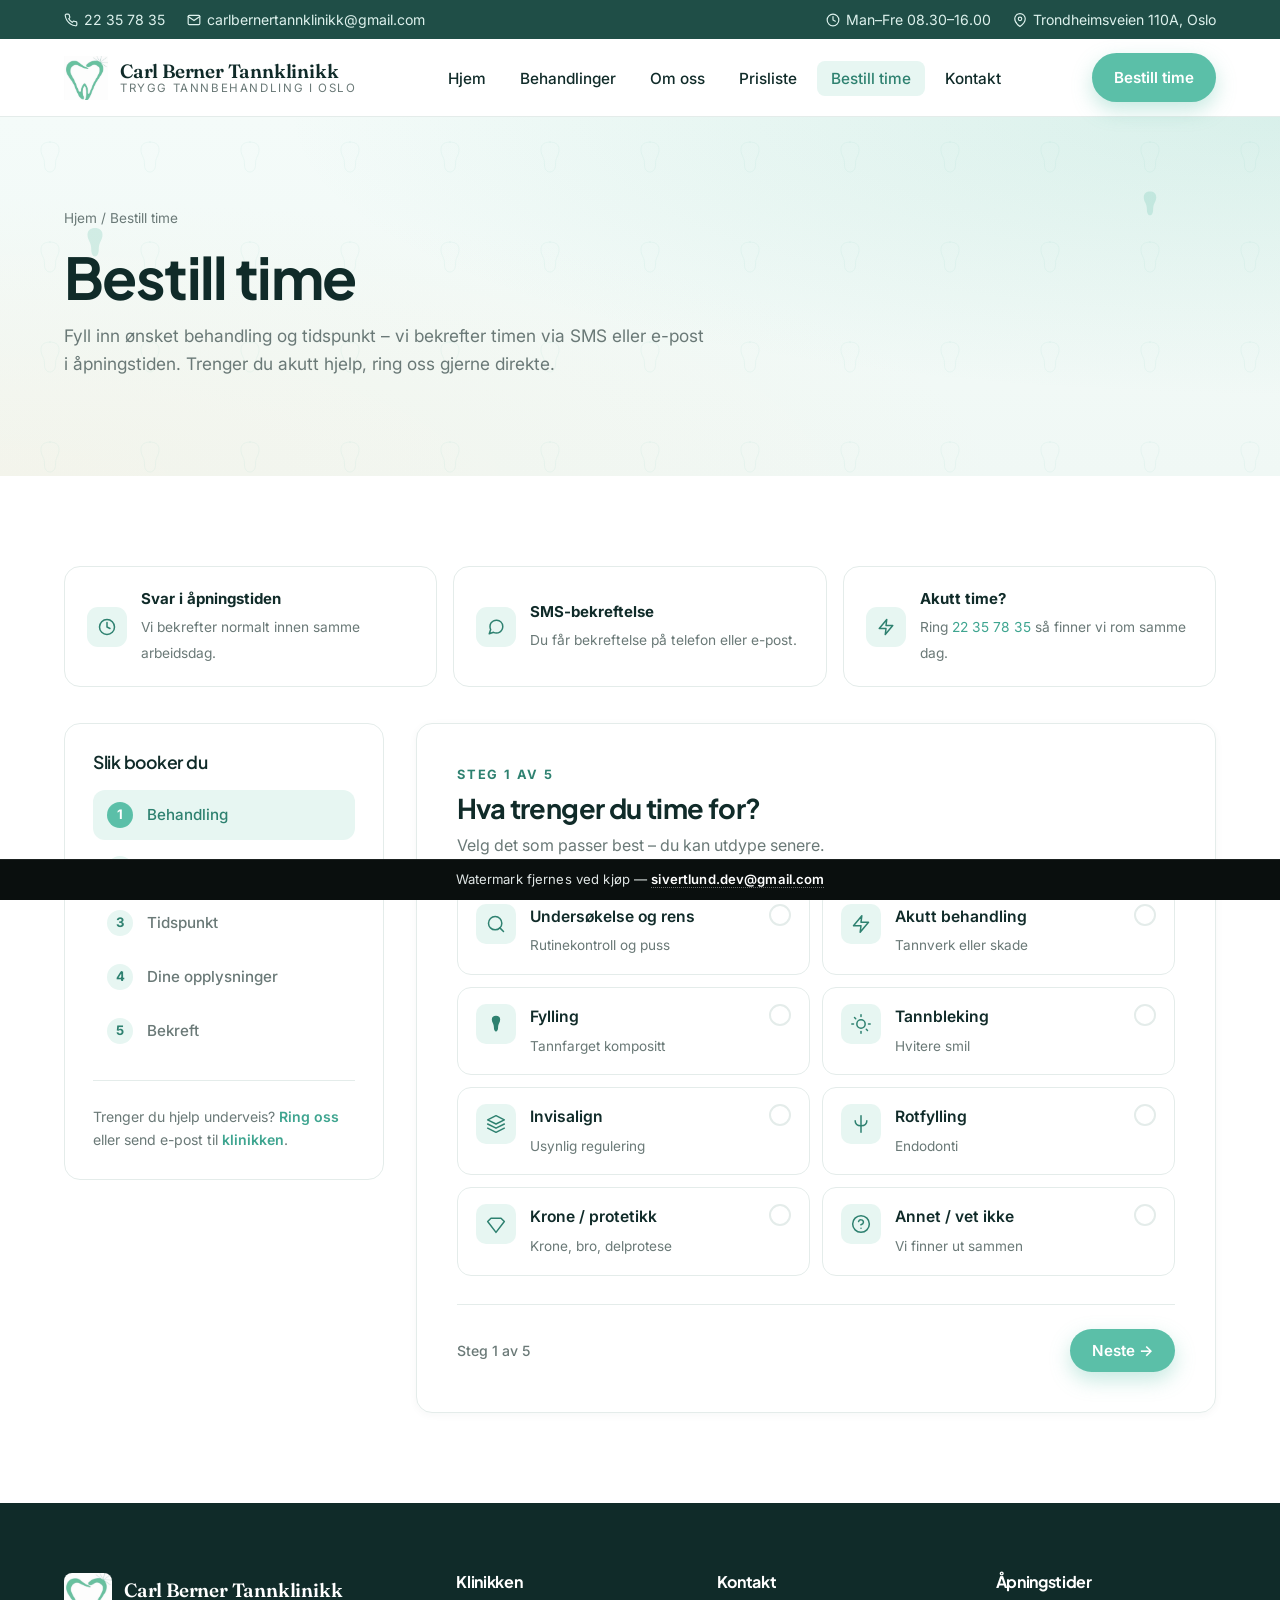
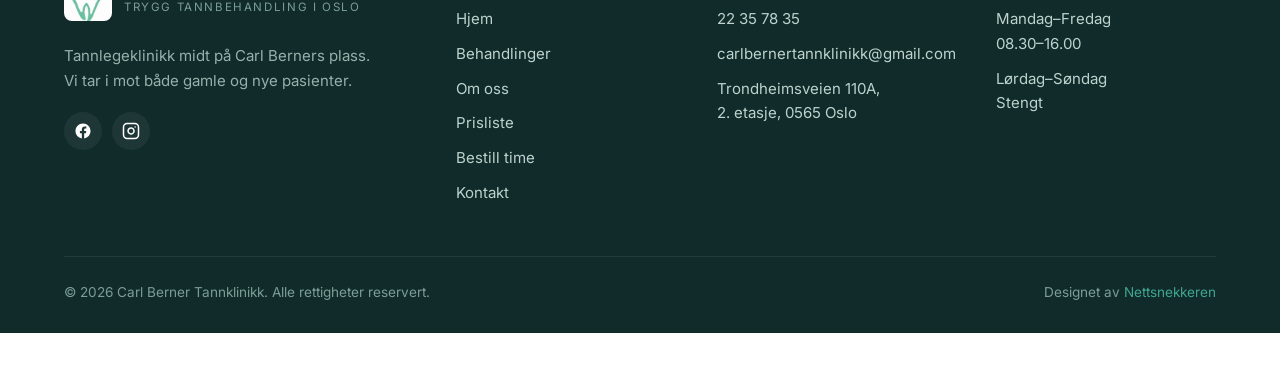
<file: bestill-time.html>
<!DOCTYPE html>
<html lang="no">
<head>
  <meta charset="UTF-8" />
  <meta name="viewport" content="width=device-width, initial-scale=1.0" />
  <title>Bestill time – Carl Berner Tannklinikk</title>
  <meta name="description" content="Bestill time hos Carl Berner Tannklinikk. Velg behandling, tannlege og tidspunkt – vi bekrefter via SMS eller e-post." />
  <link rel="icon" type="image/png" href="images/logo-symbol.jpg" />
  <link rel="preconnect" href="https://fonts.googleapis.com">
  <link rel="preconnect" href="https://fonts.gstatic.com" crossorigin>
  <link href="https://fonts.googleapis.com/css2?family=Fraunces:opsz,wght@9..144,500;9..144,600;9..144,700&family=Plus+Jakarta+Sans:wght@400;500;600;700;800&family=Inter:wght@400;500;600;700&display=swap" rel="stylesheet">
  <link rel="stylesheet" href="css/style.css" />
</head>
<body>

  <div class="topbar">
    <div class="inner">
      <div class="left">
        <a class="item" href="tel:+4722357835">
          <svg viewBox="0 0 24 24" fill="none" stroke="currentColor" stroke-width="2" stroke-linecap="round" stroke-linejoin="round"><path d="M22 16.92v3a2 2 0 0 1-2.18 2 19.79 19.79 0 0 1-8.63-3.07 19.5 19.5 0 0 1-6-6 19.79 19.79 0 0 1-3.07-8.67A2 2 0 0 1 4.11 2h3a2 2 0 0 1 2 1.72c.13.96.37 1.9.72 2.81a2 2 0 0 1-.45 2.11L8.09 9.91a16 16 0 0 0 6 6l1.27-1.27a2 2 0 0 1 2.11-.45c.91.35 1.85.59 2.81.72A2 2 0 0 1 22 16.92z"/></svg>
          22 35 78 35
        </a>
        <a class="item hide-mobile" href="mailto:carlbernertannklinikk@gmail.com">
          <svg viewBox="0 0 24 24" fill="none" stroke="currentColor" stroke-width="2" stroke-linecap="round" stroke-linejoin="round"><path d="M4 4h16c1.1 0 2 .9 2 2v12c0 1.1-.9 2-2 2H4c-1.1 0-2-.9-2-2V6c0-1.1.9-2 2-2z"/><polyline points="22,6 12,13 2,6"/></svg>
          carlbernertannklinikk@gmail.com
        </a>
      </div>
      <div class="right">
        <span class="item">
          <svg viewBox="0 0 24 24" fill="none" stroke="currentColor" stroke-width="2" stroke-linecap="round" stroke-linejoin="round"><circle cx="12" cy="12" r="10"/><polyline points="12 6 12 12 16 14"/></svg>
          Man–Fre 08.30–16.00
        </span>
        <span class="item hide-mobile">
          <svg viewBox="0 0 24 24" fill="none" stroke="currentColor" stroke-width="2" stroke-linecap="round" stroke-linejoin="round"><path d="M21 10c0 7-9 13-9 13s-9-6-9-13a9 9 0 0 1 18 0z"/><circle cx="12" cy="10" r="3"/></svg>
          Trondheimsveien 110A, Oslo
        </span>
      </div>
    </div>
  </div>

  <header class="site-header">
    <nav class="nav" aria-label="Hovedmeny">
      <a href="index.html" class="brand">
        <img src="images/logo-symbol.jpg" alt="Carl Berner Tannklinikk logo" />
        <span class="word"><b>Carl Berner Tannklinikk</b><small>Trygg tannbehandling i Oslo</small></span>
      </a>
      <ul class="nav-links">
        <li><a href="index.html">Hjem</a></li>
        <li><a href="behandlinger.html">Behandlinger</a></li>
        <li><a href="om-oss.html">Om oss</a></li>
        <li><a href="prisliste.html">Prisliste</a></li>
        <li><a href="bestill-time.html">Bestill time</a></li>
        <li><a href="kontakt.html">Kontakt</a></li>
      </ul>
      <div class="nav-cta">
        <a class="btn btn-primary" href="bestill-time.html">Bestill time</a>
        <button class="menu-toggle" aria-label="Åpne meny" aria-expanded="false"><span></span></button>
      </div>
    </nav>
  </header>

  <section class="page-header">
    <span class="float-tooth t1" style="top:30%; left:6%; width:36px; color:var(--primary);"><svg viewBox="0 0 24 24" fill="currentColor"><path d="M12 2c-3 0-5 1.5-5 4.5 0 1.7.5 3 1.3 4.5.7 1.5 1.2 3 1.2 5.5 0 2.4 1 4.5 2.5 4.5s2.5-2.1 2.5-4.5c0-2.5.5-4 1.2-5.5C16.5 9.5 17 8.2 17 6.5 17 3.5 15 2 12 2z"/></svg></span>
    <span class="float-tooth t3 delay-2" style="top:20%; right:9%; width:30px; color:var(--primary);"><svg viewBox="0 0 24 24" fill="currentColor"><path d="M12 2c-3 0-5 1.5-5 4.5 0 1.7.5 3 1.3 4.5.7 1.5 1.2 3 1.2 5.5 0 2.4 1 4.5 2.5 4.5s2.5-2.1 2.5-4.5c0-2.5.5-4 1.2-5.5C16.5 9.5 17 8.2 17 6.5 17 3.5 15 2 12 2z"/></svg></span>
    <div class="container">
      <div class="crumbs"><a href="index.html">Hjem</a> / Bestill time</div>
      <h1>Bestill time</h1>
      <p>Fyll inn ønsket behandling og tidspunkt – vi bekrefter timen via SMS eller e-post i åpningstiden. Trenger du akutt hjelp, ring oss gjerne direkte.</p>
    </div>
  </section>

  <section>
    <div class="container">

      <div class="booking-info-grid reveal">
        <div class="booking-info">
          <div class="ico"><svg viewBox="0 0 24 24" fill="none" stroke="currentColor" stroke-width="2" stroke-linecap="round" stroke-linejoin="round"><circle cx="12" cy="12" r="10"/><polyline points="12 6 12 12 16 14"/></svg></div>
          <div><b>Svar i åpningstiden</b><span>Vi bekrefter normalt innen samme arbeidsdag.</span></div>
        </div>
        <div class="booking-info">
          <div class="ico"><svg viewBox="0 0 24 24" fill="none" stroke="currentColor" stroke-width="2" stroke-linecap="round" stroke-linejoin="round"><path d="M21 11.5a8.38 8.38 0 0 1-.9 3.8 8.5 8.5 0 0 1-7.6 4.7 8.38 8.38 0 0 1-3.8-.9L3 21l1.9-5.7a8.38 8.38 0 0 1-.9-3.8 8.5 8.5 0 0 1 4.7-7.6 8.38 8.38 0 0 1 3.8-.9h.5a8.48 8.48 0 0 1 8 8v.5z"/></svg></div>
          <div><b>SMS-bekreftelse</b><span>Du får bekreftelse på telefon eller e-post.</span></div>
        </div>
        <div class="booking-info">
          <div class="ico"><svg viewBox="0 0 24 24" fill="none" stroke="currentColor" stroke-width="2" stroke-linecap="round" stroke-linejoin="round"><polygon points="13 2 3 14 12 14 11 22 21 10 12 10 13 2"/></svg></div>
          <div><b>Akutt time?</b><span>Ring <a href="tel:+4722357835">22 35 78 35</a> så finner vi rom samme dag.</span></div>
        </div>
      </div>

      <div class="booking-shell">
        <aside class="booking-aside">
          <h3>Slik booker du</h3>
          <ul class="step-list" id="stepList">
            <li class="active" data-step="1"><span class="num"><span>1</span></span> Behandling</li>
            <li data-step="2"><span class="num"><span>2</span></span> Tannlege</li>
            <li data-step="3"><span class="num"><span>3</span></span> Tidspunkt</li>
            <li data-step="4"><span class="num"><span>4</span></span> Dine opplysninger</li>
            <li data-step="5"><span class="num"><span>5</span></span> Bekreft</li>
          </ul>
          <div class="help">
            Trenger du hjelp underveis? <a href="tel:+4722357835">Ring oss</a> eller send e-post til <a href="mailto:carlbernertannklinikk@gmail.com">klinikken</a>.
          </div>
        </aside>

        <form class="booking-card" id="bookingForm" novalidate>

          <!-- STEP 1: Behandling -->
          <div class="booking-step active" data-step="1">
            <span class="step-eyebrow">Steg 1 av 5</span>
            <h2>Hva trenger du time for?</h2>
            <p class="step-desc">Velg det som passer best – du kan utdype senere.</p>

            <div class="option-grid">
              <label class="option-card">
                <input type="radio" name="treatment" value="Undersøkelse og rens" required />
                <span class="icon-box"><svg viewBox="0 0 24 24" fill="none" stroke="currentColor" stroke-width="1.8" stroke-linecap="round" stroke-linejoin="round"><circle cx="11" cy="11" r="8"/><line x1="21" y1="21" x2="16.65" y2="16.65"/></svg></span>
                <span class="text"><b>Undersøkelse og rens</b><small>Rutinekontroll og puss</small></span>
                <span class="check"></span>
              </label>
              <label class="option-card">
                <input type="radio" name="treatment" value="Akutt behandling" />
                <span class="icon-box"><svg viewBox="0 0 24 24" fill="none" stroke="currentColor" stroke-width="1.8" stroke-linecap="round" stroke-linejoin="round"><polygon points="13 2 3 14 12 14 11 22 21 10 12 10 13 2"/></svg></span>
                <span class="text"><b>Akutt behandling</b><small>Tannverk eller skade</small></span>
                <span class="check"></span>
              </label>
              <label class="option-card">
                <input type="radio" name="treatment" value="Fylling" />
                <span class="icon-box"><svg viewBox="0 0 24 24" fill="currentColor"><path d="M12 2c-3 0-5 1.5-5 4.5 0 1.7.5 3 1.3 4.5.7 1.5 1.2 3 1.2 5.5 0 2.4 1 4.5 2.5 4.5s2.5-2.1 2.5-4.5c0-2.5.5-4 1.2-5.5C16.5 9.5 17 8.2 17 6.5 17 3.5 15 2 12 2z"/></svg></span>
                <span class="text"><b>Fylling</b><small>Tannfarget kompositt</small></span>
                <span class="check"></span>
              </label>
              <label class="option-card">
                <input type="radio" name="treatment" value="Tannbleking" />
                <span class="icon-box"><svg viewBox="0 0 24 24" fill="none" stroke="currentColor" stroke-width="1.8" stroke-linecap="round" stroke-linejoin="round"><circle cx="12" cy="12" r="5"/><line x1="12" y1="1" x2="12" y2="3"/><line x1="12" y1="21" x2="12" y2="23"/><line x1="4.22" y1="4.22" x2="5.64" y2="5.64"/><line x1="18.36" y1="18.36" x2="19.78" y2="19.78"/><line x1="1" y1="12" x2="3" y2="12"/><line x1="21" y1="12" x2="23" y2="12"/></svg></span>
                <span class="text"><b>Tannbleking</b><small>Hvitere smil</small></span>
                <span class="check"></span>
              </label>
              <label class="option-card">
                <input type="radio" name="treatment" value="Invisalign" />
                <span class="icon-box"><svg viewBox="0 0 24 24" fill="none" stroke="currentColor" stroke-width="1.8" stroke-linecap="round" stroke-linejoin="round"><path d="M12 2L2 7l10 5 10-5-10-5z"/><polyline points="2 17 12 22 22 17"/><polyline points="2 12 12 17 22 12"/></svg></span>
                <span class="text"><b>Invisalign</b><small>Usynlig regulering</small></span>
                <span class="check"></span>
              </label>
              <label class="option-card">
                <input type="radio" name="treatment" value="Rotfylling" />
                <span class="icon-box"><svg viewBox="0 0 24 24" fill="none" stroke="currentColor" stroke-width="1.8" stroke-linecap="round" stroke-linejoin="round"><path d="M12 2v20"/><path d="M5 8c0 4 3 6 7 6s7-2 7-6"/></svg></span>
                <span class="text"><b>Rotfylling</b><small>Endodonti</small></span>
                <span class="check"></span>
              </label>
              <label class="option-card">
                <input type="radio" name="treatment" value="Krone / protetikk" />
                <span class="icon-box"><svg viewBox="0 0 24 24" fill="none" stroke="currentColor" stroke-width="1.8" stroke-linecap="round" stroke-linejoin="round"><path d="M2 9l4-4h12l4 4-10 13L2 9z"/></svg></span>
                <span class="text"><b>Krone / protetikk</b><small>Krone, bro, delprotese</small></span>
                <span class="check"></span>
              </label>
              <label class="option-card">
                <input type="radio" name="treatment" value="Annet / vet ikke" />
                <span class="icon-box"><svg viewBox="0 0 24 24" fill="none" stroke="currentColor" stroke-width="1.8" stroke-linecap="round" stroke-linejoin="round"><circle cx="12" cy="12" r="10"/><path d="M9.09 9a3 3 0 0 1 5.83 1c0 2-3 3-3 3"/><line x1="12" y1="17" x2="12.01" y2="17"/></svg></span>
                <span class="text"><b>Annet / vet ikke</b><small>Vi finner ut sammen</small></span>
                <span class="check"></span>
              </label>
            </div>

            <div class="step-nav">
              <span class="step-counter">Steg 1 av 5</span>
              <button type="button" class="btn btn-primary" data-action="next">Neste →</button>
            </div>
          </div>

          <!-- STEP 2: Tannlege -->
          <div class="booking-step" data-step="2">
            <span class="step-eyebrow">Steg 2 av 5</span>
            <h2>Har du en favoritt-tannlege?</h2>
            <p class="step-desc">Velg gjerne hvem du vil møte – eller la oss finne den som har først ledig tid.</p>

            <div class="option-grid">
              <label class="option-card">
                <input type="radio" name="dentist" value="Første ledige" checked />
                <span class="icon-box"><svg viewBox="0 0 24 24" fill="none" stroke="currentColor" stroke-width="1.8" stroke-linecap="round" stroke-linejoin="round"><circle cx="12" cy="12" r="10"/><polyline points="12 6 12 12 16 14"/></svg></span>
                <span class="text"><b>Første ledige</b><small>Anbefales – raskest time</small></span>
                <span class="check"></span>
              </label>
              <label class="option-card">
                <input type="radio" name="dentist" value="Anne Grete Ørskaug" />
                <span class="icon-box"><svg viewBox="0 0 24 24" fill="none" stroke="currentColor" stroke-width="1.8" stroke-linecap="round" stroke-linejoin="round"><circle cx="12" cy="8" r="4"/><path d="M4 21v-1a8 8 0 0 1 16 0v1"/></svg></span>
                <span class="text"><b>Anne Grete Ørskaug</b><small>Tannlege & klinikkeier</small></span>
                <span class="check"></span>
              </label>
              <label class="option-card">
                <input type="radio" name="dentist" value="Nina Ørskaug" />
                <span class="icon-box"><svg viewBox="0 0 24 24" fill="none" stroke="currentColor" stroke-width="1.8" stroke-linecap="round" stroke-linejoin="round"><circle cx="12" cy="8" r="4"/><path d="M4 21v-1a8 8 0 0 1 16 0v1"/></svg></span>
                <span class="text"><b>Nina Ørskaug</b><small>Tannlege</small></span>
                <span class="check"></span>
              </label>
              <label class="option-card">
                <input type="radio" name="dentist" value="Magali Dhaeye" />
                <span class="icon-box"><svg viewBox="0 0 24 24" fill="none" stroke="currentColor" stroke-width="1.8" stroke-linecap="round" stroke-linejoin="round"><circle cx="12" cy="8" r="4"/><path d="M4 21v-1a8 8 0 0 1 16 0v1"/></svg></span>
                <span class="text"><b>Magali Dhaeye</b><small>Tannlege</small></span>
                <span class="check"></span>
              </label>
              <label class="option-card">
                <input type="radio" name="dentist" value="Rasmus Thaning" />
                <span class="icon-box"><svg viewBox="0 0 24 24" fill="none" stroke="currentColor" stroke-width="1.8" stroke-linecap="round" stroke-linejoin="round"><circle cx="12" cy="8" r="4"/><path d="M4 21v-1a8 8 0 0 1 16 0v1"/></svg></span>
                <span class="text"><b>Rasmus Thaning</b><small>Tannlege</small></span>
                <span class="check"></span>
              </label>
            </div>

            <div class="step-nav">
              <button type="button" class="btn btn-ghost" data-action="prev">← Tilbake</button>
              <span class="step-counter">Steg 2 av 5</span>
              <button type="button" class="btn btn-primary" data-action="next">Neste →</button>
            </div>
          </div>

          <!-- STEP 3: Tidspunkt -->
          <div class="booking-step" data-step="3">
            <span class="step-eyebrow">Steg 3 av 5</span>
            <h2>Når passer det best?</h2>
            <p class="step-desc">Foreslå dag og omtrentlig tidspunkt. Vi bekrefter konkret klokkeslett.</p>

            <div class="field-group">
              <div class="field-row">
                <div class="field">
                  <label for="preferred-date">Ønsket dato <span class="req">*</span></label>
                  <input type="date" id="preferred-date" name="preferred_date" required />
                  <span class="hint">Mandag–fredag, 08.30–16.00</span>
                </div>
                <div class="field">
                  <label for="preferred-time">Tid på dagen</label>
                  <select id="preferred-time" name="preferred_time">
                    <option value="Når som helst">Når som helst</option>
                    <option value="Morgen (08.30–10.30)">Morgen (08.30–10.30)</option>
                    <option value="Midt på dagen (10.30–13.00)">Midt på dagen (10.30–13.00)</option>
                    <option value="Ettermiddag (13.00–16.00)">Ettermiddag (13.00–16.00)</option>
                  </select>
                </div>
              </div>

              <div class="field">
                <label for="alt-date">Alternativ dato</label>
                <input type="date" id="alt-date" name="alt_date" />
                <span class="hint">Valgfritt – fint hvis vi må flytte litt på timen</span>
              </div>
            </div>

            <div class="step-nav">
              <button type="button" class="btn btn-ghost" data-action="prev">← Tilbake</button>
              <span class="step-counter">Steg 3 av 5</span>
              <button type="button" class="btn btn-primary" data-action="next">Neste →</button>
            </div>
          </div>

          <!-- STEP 4: Personlige opplysninger -->
          <div class="booking-step" data-step="4">
            <span class="step-eyebrow">Steg 4 av 5</span>
            <h2>Dine opplysninger</h2>
            <p class="step-desc">Vi bruker disse kun for å bekrefte timen – ingen markedsføring.</p>

            <div class="field-group">
              <div class="field-row">
                <div class="field">
                  <label for="firstname">Fornavn <span class="req">*</span></label>
                  <input type="text" id="firstname" name="firstname" autocomplete="given-name" required />
                </div>
                <div class="field">
                  <label for="lastname">Etternavn <span class="req">*</span></label>
                  <input type="text" id="lastname" name="lastname" autocomplete="family-name" required />
                </div>
              </div>
              <div class="field-row">
                <div class="field">
                  <label for="phone">Telefon <span class="req">*</span></label>
                  <input type="tel" id="phone" name="phone" autocomplete="tel" placeholder="f.eks. 412 34 567" required />
                </div>
                <div class="field">
                  <label for="email">E-post <span class="req">*</span></label>
                  <input type="email" id="email" name="email" autocomplete="email" placeholder="navn@eksempel.no" required />
                </div>
              </div>

              <div class="field-row">
                <div class="field">
                  <label for="birthdate">Fødselsdato</label>
                  <input type="date" id="birthdate" name="birthdate" />
                  <span class="hint">Hjelper oss å finne deg i journalsystemet</span>
                </div>
                <div class="field">
                  <label for="patient-status">Er du ny eller fast pasient?</label>
                  <select id="patient-status" name="patient_status">
                    <option value="Ny pasient">Ny pasient</option>
                    <option value="Fast pasient">Fast pasient</option>
                    <option value="Usikker">Usikker</option>
                  </select>
                </div>
              </div>

              <div class="field">
                <label for="message">Kort beskjed <span style="color:var(--muted); font-weight:400;">(valgfritt)</span></label>
                <textarea id="message" name="message" placeholder="F.eks.: Verker i jeksel oppe til høyre. Har tannlegeskrekk."></textarea>
              </div>
            </div>

            <div class="step-nav">
              <button type="button" class="btn btn-ghost" data-action="prev">← Tilbake</button>
              <span class="step-counter">Steg 4 av 5</span>
              <button type="button" class="btn btn-primary" data-action="next">Se sammendrag →</button>
            </div>
          </div>

          <!-- STEP 5: Bekreft -->
          <div class="booking-step" data-step="5">
            <span class="step-eyebrow">Steg 5 av 5</span>
            <h2>Sjekk og send</h2>
            <p class="step-desc">Vi sender deg en bekreftelse så snart vi har sett over forespørselen.</p>

            <div class="summary-grid" id="summary"></div>

            <div class="field" style="margin-bottom: 24px;">
              <label style="display:flex; gap:10px; align-items:flex-start; cursor:pointer; font-weight:500;">
                <input type="checkbox" id="consent" required style="margin-top:5px; accent-color: var(--primary);" />
                <span style="font-size:.92rem; color:var(--muted);">Jeg samtykker til at Carl Berner Tannklinikk kontakter meg om denne timeforespørselen via telefon eller e-post. Vi bruker ikke opplysningene til markedsføring.</span>
              </label>
            </div>

            <div class="step-nav">
              <button type="button" class="btn btn-ghost" data-action="prev">← Tilbake</button>
              <button type="submit" class="btn btn-primary">
                Send timeforespørsel
                <svg viewBox="0 0 24 24" fill="none" stroke="currentColor" stroke-width="2.2" stroke-linecap="round" stroke-linejoin="round" style="width:16px;height:16px;"><line x1="5" y1="12" x2="19" y2="12"/><polyline points="12 5 19 12 12 19"/></svg>
              </button>
            </div>
          </div>

          <!-- SUCCESS -->
          <div class="booking-step" data-step="6">
            <div class="success-state">
              <div class="icon-bubble">
                <svg viewBox="0 0 24 24" fill="none" stroke="currentColor" stroke-width="2.5" stroke-linecap="round" stroke-linejoin="round"><polyline points="20 6 9 17 4 12"/></svg>
              </div>
              <h2>Takk! Forespørselen er sendt</h2>
              <p>Vi har mottatt din timeforespørsel og bekrefter snart via SMS eller e-post – som regel innen samme arbeidsdag.</p>
              <p style="font-size:.9rem;">Trenger du hjelp tidligere, ring oss på <a href="tel:+4722357835"><strong>22 35 78 35</strong></a>.</p>
              <div style="margin-top:16px;">
                <a class="btn btn-ghost" href="index.html">Tilbake til forsiden</a>
              </div>
            </div>
          </div>

        </form>
      </div>

    </div>
  </section>

  <footer class="site-footer">
    <div class="container">
      <div class="footer-grid">
        <div class="footer-brand">
          <a href="index.html" class="brand">
            <img src="images/logo-symbol.jpg" alt="Carl Berner Tannklinikk" style="height:48px; border-radius:8px;" />
            <span class="word"><b>Carl Berner Tannklinikk</b><small>Trygg tannbehandling i Oslo</small></span>
          </a>
          <p>Tannlegeklinikk midt på Carl Berners plass. Vi tar i mot både gamle og nye pasienter.</p>
          <div class="socials">
            <a href="https://facebook.com/carlbernertannklinikk" target="_blank" rel="noopener" aria-label="Facebook"><svg viewBox="0 0 24 24" fill="currentColor"><path d="M22 12.07C22 6.51 17.52 2 12 2S2 6.51 2 12.07c0 5.02 3.66 9.18 8.44 9.93v-7.02H7.9v-2.91h2.54V9.85c0-2.51 1.49-3.89 3.77-3.89 1.09 0 2.24.2 2.24.2v2.47h-1.26c-1.24 0-1.63.78-1.63 1.57v1.88h2.78l-.44 2.91h-2.34V22c4.78-.75 8.44-4.91 8.44-9.93z"/></svg></a>
            <a href="https://instagram.com/carlbernertannklinikk" target="_blank" rel="noopener" aria-label="Instagram"><svg viewBox="0 0 24 24" fill="none" stroke="currentColor" stroke-width="2" stroke-linecap="round" stroke-linejoin="round"><rect x="2" y="2" width="20" height="20" rx="5" ry="5"/><path d="M16 11.37A4 4 0 1 1 12.63 8 4 4 0 0 1 16 11.37z"/><line x1="17.5" y1="6.5" x2="17.51" y2="6.5"/></svg></a>
          </div>
        </div>
        <div>
          <h4>Klinikken</h4>
          <ul>
            <li><a href="index.html">Hjem</a></li>
            <li><a href="behandlinger.html">Behandlinger</a></li>
            <li><a href="om-oss.html">Om oss</a></li>
            <li><a href="prisliste.html">Prisliste</a></li>
            <li><a href="bestill-time.html">Bestill time</a></li>
            <li><a href="kontakt.html">Kontakt</a></li>
          </ul>
        </div>
        <div>
          <h4>Kontakt</h4>
          <ul>
            <li><a href="tel:+4722357835">22 35 78 35</a></li>
            <li><a href="mailto:carlbernertannklinikk@gmail.com">carlbernertannklinikk@gmail.com</a></li>
            <li>Trondheimsveien 110A,<br/>2. etasje, 0565 Oslo</li>
          </ul>
        </div>
        <div>
          <h4>Åpningstider</h4>
          <ul>
            <li>Mandag–Fredag<br/>08.30–16.00</li>
            <li>Lørdag–Søndag<br/>Stengt</li>
          </ul>
        </div>
      </div>
      <div class="copyright">
        <span>© <span data-year>2026</span> Carl Berner Tannklinikk. Alle rettigheter reservert.</span>
        <span>Designet av <a href="https://nettsnekkeren.no" target="_blank" rel="noopener">Nettsnekkeren</a></span>
      </div>
    </div>
  </footer>

  <a class="floating-call" href="tel:+4722357835" aria-label="Ring oss"><svg viewBox="0 0 24 24" fill="none" stroke="currentColor" stroke-width="2" stroke-linecap="round" stroke-linejoin="round"><path d="M22 16.92v3a2 2 0 0 1-2.18 2 19.79 19.79 0 0 1-8.63-3.07 19.5 19.5 0 0 1-6-6 19.79 19.79 0 0 1-3.07-8.67A2 2 0 0 1 4.11 2h3a2 2 0 0 1 2 1.72c.13.96.37 1.9.72 2.81a2 2 0 0 1-.45 2.11L8.09 9.91a16 16 0 0 0 6 6l1.27-1.27a2 2 0 0 1 2.11-.45c.91.35 1.85.59 2.81.72A2 2 0 0 1 22 16.92z"/></svg></a>
  <script src="js/script.js"></script>
  <script src="js/booking.js"></script>
  <div class="watermark-bar">Watermark fjernes ved kjøp — <a href="mailto:sivertlund.dev@gmail.com">sivertlund.dev@gmail.com</a></div>
</body>
</html>
</file>
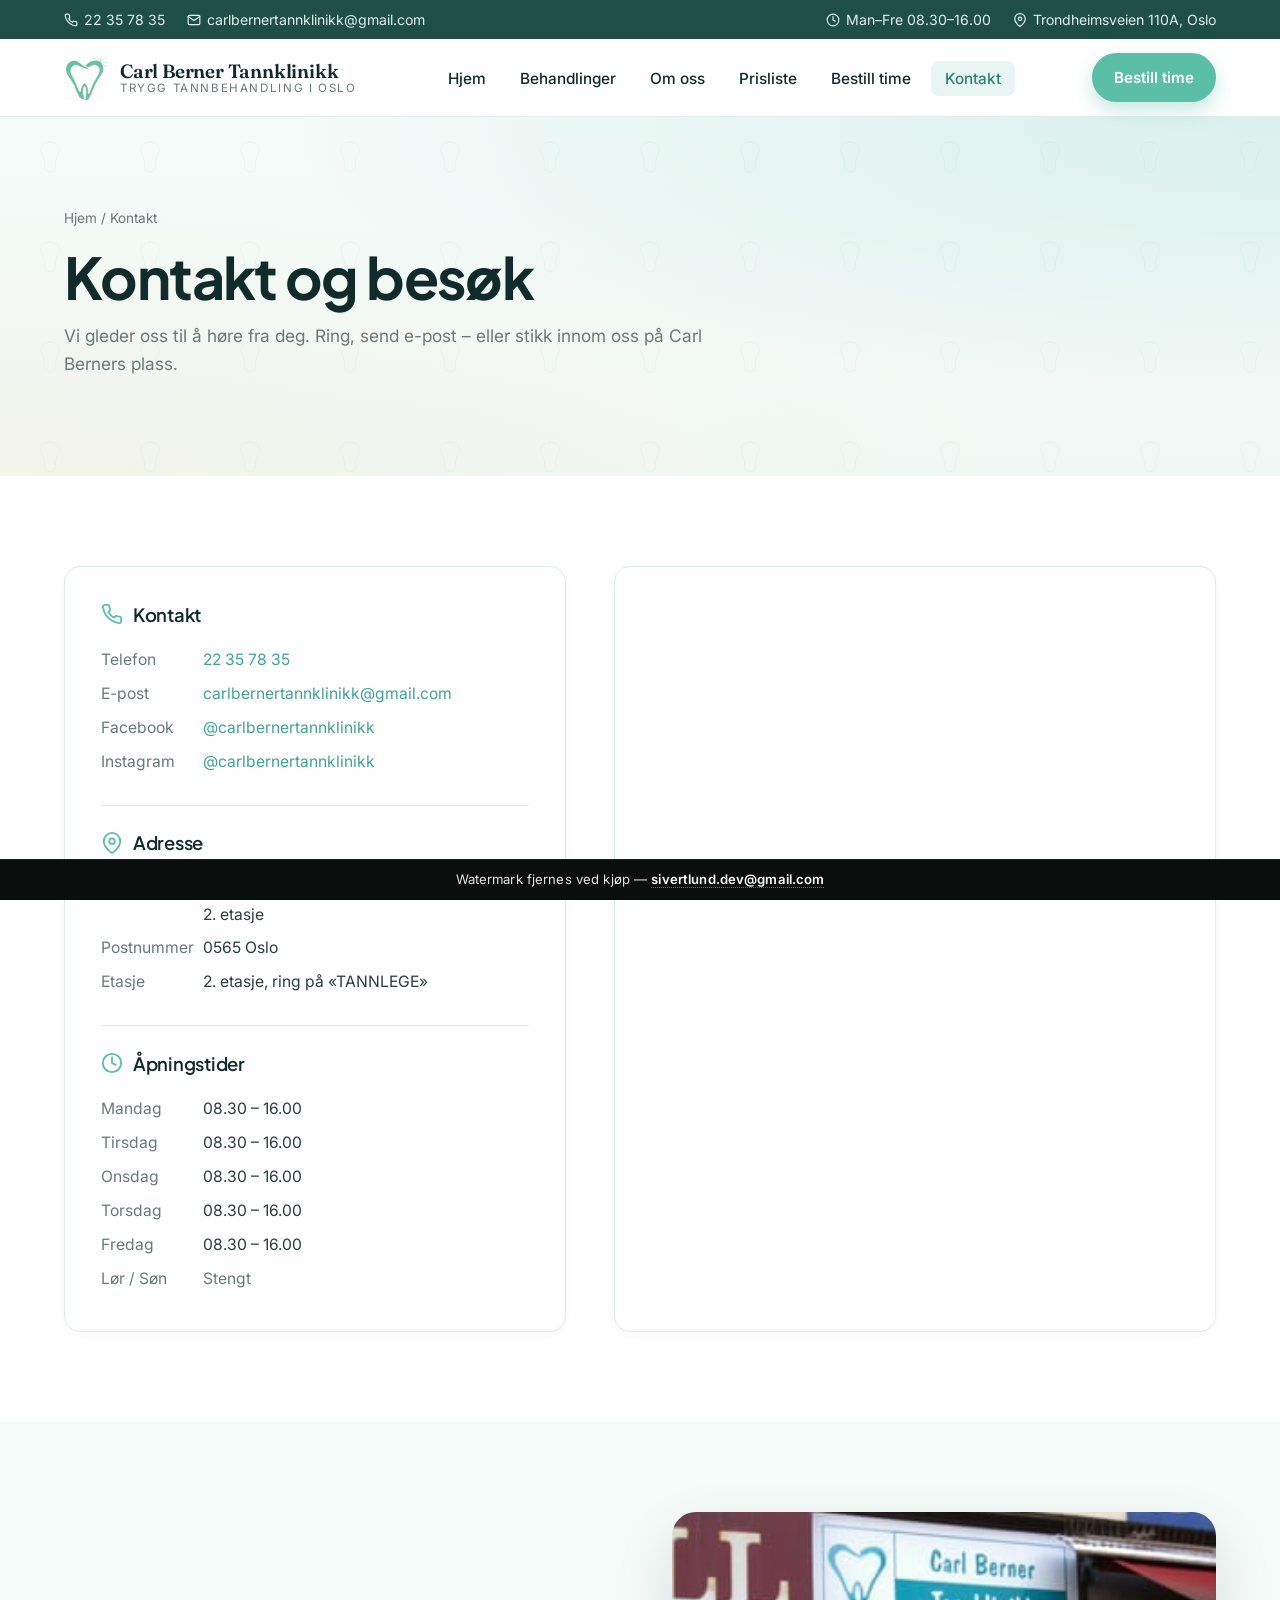
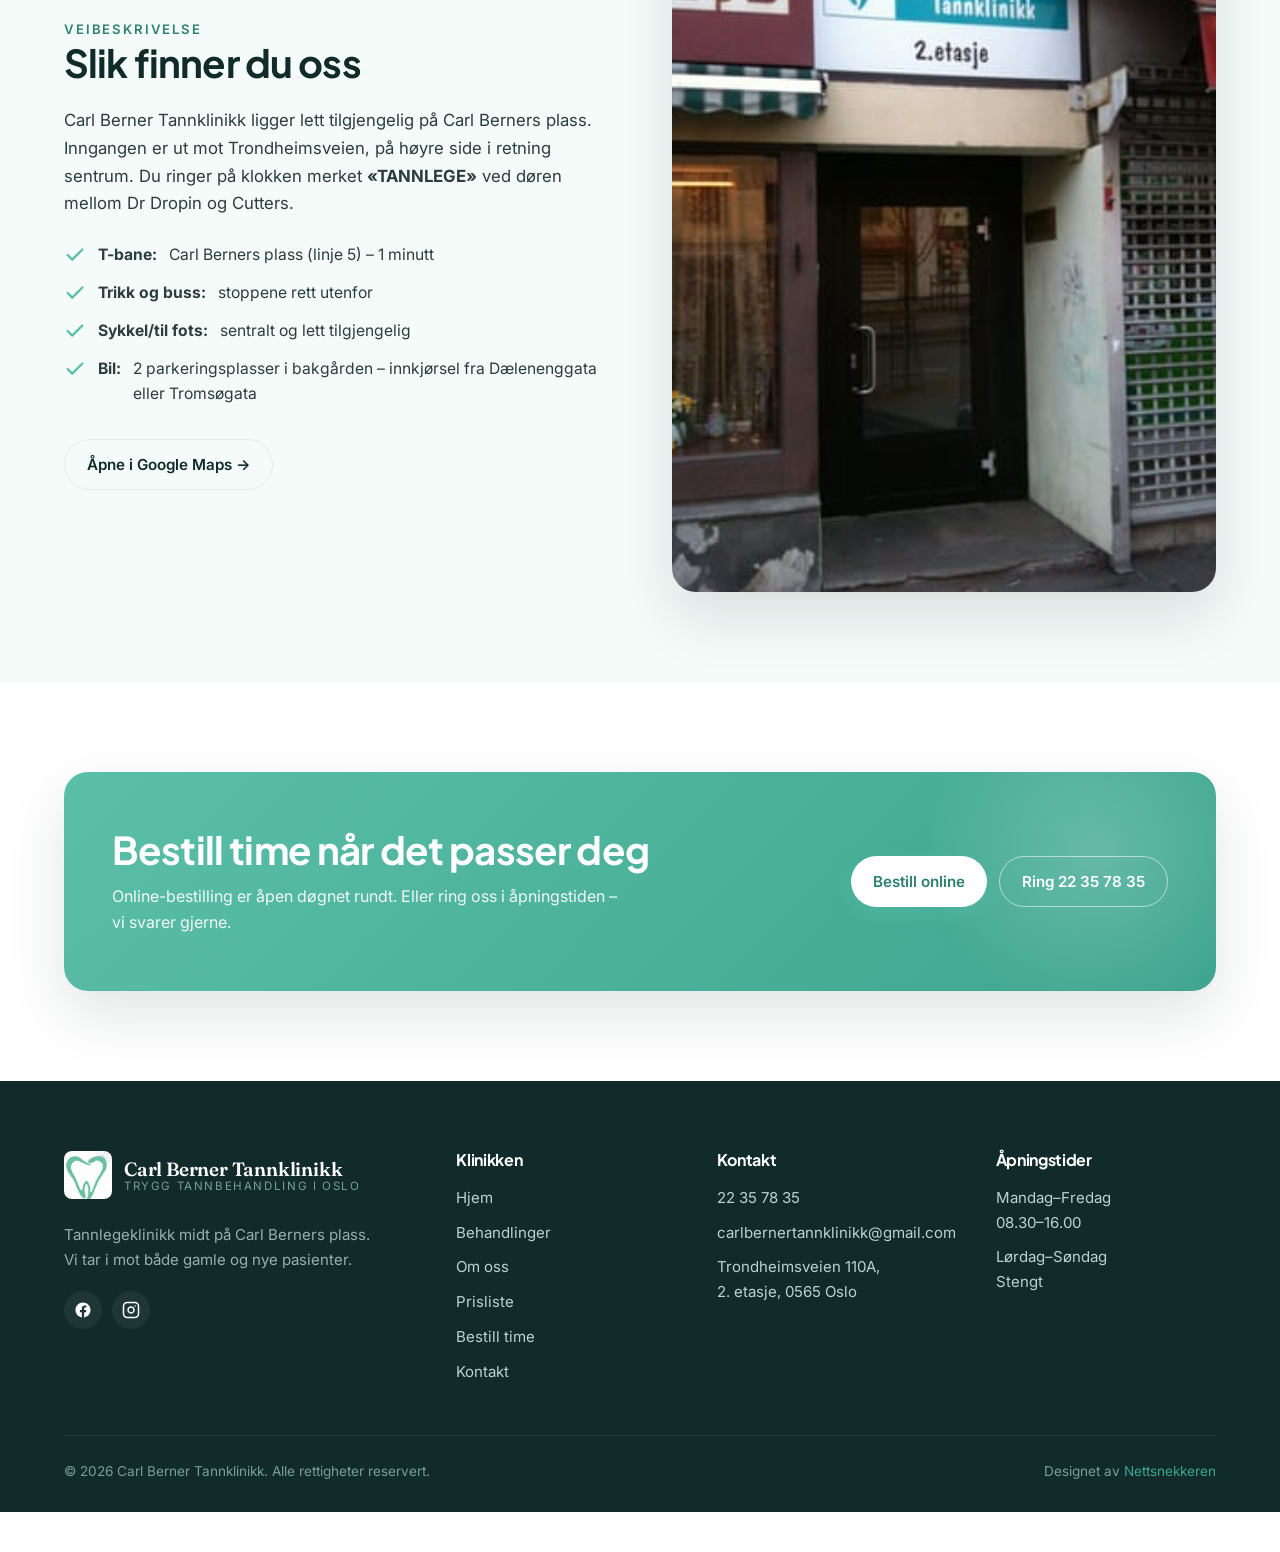
<file: kontakt.html>
<!DOCTYPE html>
<html lang="no">
<head>
  <meta charset="UTF-8" />
  <meta name="viewport" content="width=device-width, initial-scale=1.0" />
  <title>Kontakt – Carl Berner Tannklinikk</title>
  <meta name="description" content="Kontakt Carl Berner Tannklinikk. Telefon 22 35 78 35, e-post carlbernertannklinikk@gmail.com, Trondheimsveien 110A, 2. etasje, 0565 Oslo." />
  <link rel="icon" type="image/png" href="images/logo-symbol.jpg" />
  <link rel="preconnect" href="https://fonts.googleapis.com">
  <link rel="preconnect" href="https://fonts.gstatic.com" crossorigin>
  <link href="https://fonts.googleapis.com/css2?family=Fraunces:opsz,wght@9..144,500;9..144,600;9..144,700&family=Plus+Jakarta+Sans:wght@400;500;600;700;800&family=Inter:wght@400;500;600;700&display=swap" rel="stylesheet">
  <link rel="stylesheet" href="css/style.css" />
</head>
<body>

  <div class="topbar">
    <div class="inner">
      <div class="left">
        <a class="item" href="tel:+4722357835">
          <svg viewBox="0 0 24 24" fill="none" stroke="currentColor" stroke-width="2" stroke-linecap="round" stroke-linejoin="round"><path d="M22 16.92v3a2 2 0 0 1-2.18 2 19.79 19.79 0 0 1-8.63-3.07 19.5 19.5 0 0 1-6-6 19.79 19.79 0 0 1-3.07-8.67A2 2 0 0 1 4.11 2h3a2 2 0 0 1 2 1.72c.13.96.37 1.9.72 2.81a2 2 0 0 1-.45 2.11L8.09 9.91a16 16 0 0 0 6 6l1.27-1.27a2 2 0 0 1 2.11-.45c.91.35 1.85.59 2.81.72A2 2 0 0 1 22 16.92z"/></svg>
          22 35 78 35
        </a>
        <a class="item hide-mobile" href="mailto:carlbernertannklinikk@gmail.com">
          <svg viewBox="0 0 24 24" fill="none" stroke="currentColor" stroke-width="2" stroke-linecap="round" stroke-linejoin="round"><path d="M4 4h16c1.1 0 2 .9 2 2v12c0 1.1-.9 2-2 2H4c-1.1 0-2-.9-2-2V6c0-1.1.9-2 2-2z"/><polyline points="22,6 12,13 2,6"/></svg>
          carlbernertannklinikk@gmail.com
        </a>
      </div>
      <div class="right">
        <span class="item">
          <svg viewBox="0 0 24 24" fill="none" stroke="currentColor" stroke-width="2" stroke-linecap="round" stroke-linejoin="round"><circle cx="12" cy="12" r="10"/><polyline points="12 6 12 12 16 14"/></svg>
          Man–Fre 08.30–16.00
        </span>
        <span class="item hide-mobile">
          <svg viewBox="0 0 24 24" fill="none" stroke="currentColor" stroke-width="2" stroke-linecap="round" stroke-linejoin="round"><path d="M21 10c0 7-9 13-9 13s-9-6-9-13a9 9 0 0 1 18 0z"/><circle cx="12" cy="10" r="3"/></svg>
          Trondheimsveien 110A, Oslo
        </span>
      </div>
    </div>
  </div>

  <header class="site-header">
    <nav class="nav" aria-label="Hovedmeny">
      <a href="index.html" class="brand">
        <img src="images/logo-symbol.jpg" alt="Carl Berner Tannklinikk logo" />
        <span class="word"><b>Carl Berner Tannklinikk</b><small>Trygg tannbehandling i Oslo</small></span>
      </a>
      <ul class="nav-links">
        <li><a href="index.html">Hjem</a></li>
        <li><a href="behandlinger.html">Behandlinger</a></li>
        <li><a href="om-oss.html">Om oss</a></li>
        <li><a href="prisliste.html">Prisliste</a></li>
        <li><a href="bestill-time.html">Bestill time</a></li>
        <li><a href="kontakt.html">Kontakt</a></li>
      </ul>
      <div class="nav-cta">
        <a class="btn btn-primary" href="bestill-time.html">Bestill time</a>
        <button class="menu-toggle" aria-label="Åpne meny" aria-expanded="false"><span></span></button>
      </div>
    </nav>
  </header>

  <section class="page-header">
    <div class="container">
      <div class="crumbs"><a href="index.html">Hjem</a> / Kontakt</div>
      <h1>Kontakt og besøk</h1>
      <p>Vi gleder oss til å høre fra deg. Ring, send e-post – eller stikk innom oss på Carl Berners plass.</p>
    </div>
  </section>

  <section>
    <div class="container">
      <div class="contact-grid">
        <div class="contact-card reveal">
          <div class="info-block">
            <h3>
              <svg viewBox="0 0 24 24" fill="none" stroke="currentColor" stroke-width="2" stroke-linecap="round" stroke-linejoin="round"><path d="M22 16.92v3a2 2 0 0 1-2.18 2 19.79 19.79 0 0 1-8.63-3.07 19.5 19.5 0 0 1-6-6 19.79 19.79 0 0 1-3.07-8.67A2 2 0 0 1 4.11 2h3a2 2 0 0 1 2 1.72c.13.96.37 1.9.72 2.81a2 2 0 0 1-.45 2.11L8.09 9.91a16 16 0 0 0 6 6l1.27-1.27a2 2 0 0 1 2.11-.45c.91.35 1.85.59 2.81.72A2 2 0 0 1 22 16.92z"/></svg>
              Kontakt
            </h3>
            <div class="row"><span>Telefon</span><span><a href="tel:+4722357835">22 35 78 35</a></span></div>
            <div class="row"><span>E-post</span><span><a href="mailto:carlbernertannklinikk@gmail.com">carlbernertannklinikk@gmail.com</a></span></div>
            <div class="row"><span>Facebook</span><span><a href="https://facebook.com/carlbernertannklinikk" target="_blank" rel="noopener">@carlbernertannklinikk</a></span></div>
            <div class="row"><span>Instagram</span><span><a href="https://instagram.com/carlbernertannklinikk" target="_blank" rel="noopener">@carlbernertannklinikk</a></span></div>
          </div>

          <div class="info-block">
            <h3>
              <svg viewBox="0 0 24 24" fill="none" stroke="currentColor" stroke-width="2" stroke-linecap="round" stroke-linejoin="round"><path d="M21 10c0 7-9 13-9 13s-9-6-9-13a9 9 0 0 1 18 0z"/><circle cx="12" cy="10" r="3"/></svg>
              Adresse
            </h3>
            <div class="row"><span>Gateadresse</span><span>Trondheimsveien 110A,<br/>2. etasje</span></div>
            <div class="row"><span>Postnummer</span><span>0565 Oslo</span></div>
            <div class="row"><span>Etasje</span><span>2. etasje, ring på «TANNLEGE»</span></div>
          </div>

          <div class="info-block">
            <h3>
              <svg viewBox="0 0 24 24" fill="none" stroke="currentColor" stroke-width="2" stroke-linecap="round" stroke-linejoin="round"><circle cx="12" cy="12" r="10"/><polyline points="12 6 12 12 16 14"/></svg>
              Åpningstider
            </h3>
            <div class="row"><span>Mandag</span><span>08.30 – 16.00</span></div>
            <div class="row"><span>Tirsdag</span><span>08.30 – 16.00</span></div>
            <div class="row"><span>Onsdag</span><span>08.30 – 16.00</span></div>
            <div class="row"><span>Torsdag</span><span>08.30 – 16.00</span></div>
            <div class="row"><span>Fredag</span><span>08.30 – 16.00</span></div>
            <div class="row"><span>Lør / Søn</span><span style="color:var(--muted);">Stengt</span></div>
          </div>
        </div>

        <div class="reveal">
          <div class="map-wrap">
            <iframe
              src="https://www.google.com/maps?q=Trondheimsveien+110A,+0565+Oslo&output=embed"
              loading="lazy"
              referrerpolicy="no-referrer-when-downgrade"
              title="Kart over Carl Berner Tannklinikk"
              allowfullscreen></iframe>
          </div>
        </div>
      </div>
    </div>
  </section>

  <!-- Slik finner du oss -->
  <section class="bg-soft">
    <div class="container split reverse">
      <div class="split-image reveal">
        <img src="images/entrance.jpg" alt="Inngangen til Carl Berner Tannklinikk" />
      </div>
      <div class="split-text reveal">
        <span class="eyebrow" style="color:var(--primary-darker); font-weight:600; letter-spacing:.14em; font-size:.82rem; text-transform:uppercase;">Veibeskrivelse</span>
        <h2>Slik finner du oss</h2>
        <p>Carl Berner Tannklinikk ligger lett tilgjengelig på Carl Berners plass. Inngangen er ut mot Trondheimsveien, på høyre side i retning sentrum. Du ringer på klokken merket <strong>«TANNLEGE»</strong> ved døren mellom Dr Dropin og Cutters.</p>
        <ul class="bullet-list">
          <li><svg viewBox="0 0 24 24" fill="none" stroke="currentColor" stroke-width="2.5" stroke-linecap="round" stroke-linejoin="round"><polyline points="20 6 9 17 4 12"/></svg> <strong>T-bane:</strong> Carl Berners plass (linje 5) – 1 minutt</li>
          <li><svg viewBox="0 0 24 24" fill="none" stroke="currentColor" stroke-width="2.5" stroke-linecap="round" stroke-linejoin="round"><polyline points="20 6 9 17 4 12"/></svg> <strong>Trikk og buss:</strong> stoppene rett utenfor</li>
          <li><svg viewBox="0 0 24 24" fill="none" stroke="currentColor" stroke-width="2.5" stroke-linecap="round" stroke-linejoin="round"><polyline points="20 6 9 17 4 12"/></svg> <strong>Sykkel/til fots:</strong> sentralt og lett tilgjengelig</li>
          <li><svg viewBox="0 0 24 24" fill="none" stroke="currentColor" stroke-width="2.5" stroke-linecap="round" stroke-linejoin="round"><polyline points="20 6 9 17 4 12"/></svg> <strong>Bil:</strong> 2 parkeringsplasser i bakgården – innkjørsel fra Dælenenggata eller Tromsøgata</li>
        </ul>
        <div class="mt-32">
          <a class="btn btn-ghost" href="https://www.google.no/maps/place/Anne+Grete+Carl+Berner+Tannklinikk+Tannlege+Anne+Grete+Orskaug/@59.9257158,10.7733181,17z/data=!3m1!4b1!4m5!3m4!1s0x46416e438a601051:0x1a1fcb0cf630d6fd!8m2!3d59.9257158!4d10.7755068" target="_blank" rel="noopener">Åpne i Google Maps →</a>
        </div>
      </div>
    </div>
  </section>

  <!-- CTA -->
  <section>
    <div class="container">
      <div class="cta-banner reveal">
        <div>
          <h2>Bestill time når det passer deg</h2>
          <p>Online-bestilling er åpen døgnet rundt. Eller ring oss i åpningstiden – vi svarer gjerne.</p>
        </div>
        <div class="actions">
          <a class="btn btn-primary" href="bestill-time.html">Bestill online</a>
          <a class="btn btn-ghost" href="tel:+4722357835">Ring 22 35 78 35</a>
        </div>
      </div>
    </div>
  </section>

  <footer class="site-footer">
    <div class="container">
      <div class="footer-grid">
        <div class="footer-brand">
          <a href="index.html" class="brand">
            <img src="images/logo-symbol.jpg" alt="Carl Berner Tannklinikk" style="height:48px; border-radius:8px;" />
            <span class="word"><b>Carl Berner Tannklinikk</b><small>Trygg tannbehandling i Oslo</small></span>
          </a>
          <p>Tannlegeklinikk midt på Carl Berners plass. Vi tar i mot både gamle og nye pasienter.</p>
          <div class="socials">
            <a href="https://facebook.com/carlbernertannklinikk" target="_blank" rel="noopener" aria-label="Facebook"><svg viewBox="0 0 24 24" fill="currentColor"><path d="M22 12.07C22 6.51 17.52 2 12 2S2 6.51 2 12.07c0 5.02 3.66 9.18 8.44 9.93v-7.02H7.9v-2.91h2.54V9.85c0-2.51 1.49-3.89 3.77-3.89 1.09 0 2.24.2 2.24.2v2.47h-1.26c-1.24 0-1.63.78-1.63 1.57v1.88h2.78l-.44 2.91h-2.34V22c4.78-.75 8.44-4.91 8.44-9.93z"/></svg></a>
            <a href="https://instagram.com/carlbernertannklinikk" target="_blank" rel="noopener" aria-label="Instagram"><svg viewBox="0 0 24 24" fill="none" stroke="currentColor" stroke-width="2" stroke-linecap="round" stroke-linejoin="round"><rect x="2" y="2" width="20" height="20" rx="5" ry="5"/><path d="M16 11.37A4 4 0 1 1 12.63 8 4 4 0 0 1 16 11.37z"/><line x1="17.5" y1="6.5" x2="17.51" y2="6.5"/></svg></a>
          </div>
        </div>
        <div>
          <h4>Klinikken</h4>
          <ul>
            <li><a href="index.html">Hjem</a></li>
            <li><a href="behandlinger.html">Behandlinger</a></li>
            <li><a href="om-oss.html">Om oss</a></li>
            <li><a href="prisliste.html">Prisliste</a></li>
            <li><a href="bestill-time.html">Bestill time</a></li>
        <li><a href="kontakt.html">Kontakt</a></li>
          </ul>
        </div>
        <div>
          <h4>Kontakt</h4>
          <ul>
            <li><a href="tel:+4722357835">22 35 78 35</a></li>
            <li><a href="mailto:carlbernertannklinikk@gmail.com">carlbernertannklinikk@gmail.com</a></li>
            <li>Trondheimsveien 110A,<br/>2. etasje, 0565 Oslo</li>
          </ul>
        </div>
        <div>
          <h4>Åpningstider</h4>
          <ul>
            <li>Mandag–Fredag<br/>08.30–16.00</li>
            <li>Lørdag–Søndag<br/>Stengt</li>
          </ul>
        </div>
      </div>
      <div class="copyright">
        <span>© <span data-year>2026</span> Carl Berner Tannklinikk. Alle rettigheter reservert.</span>
        <span>Designet av <a href="https://nettsnekkeren.no" target="_blank" rel="noopener">Nettsnekkeren</a></span>
      </div>
    </div>
  </footer>

  <a class="floating-call" href="tel:+4722357835" aria-label="Ring oss"><svg viewBox="0 0 24 24" fill="none" stroke="currentColor" stroke-width="2" stroke-linecap="round" stroke-linejoin="round"><path d="M22 16.92v3a2 2 0 0 1-2.18 2 19.79 19.79 0 0 1-8.63-3.07 19.5 19.5 0 0 1-6-6 19.79 19.79 0 0 1-3.07-8.67A2 2 0 0 1 4.11 2h3a2 2 0 0 1 2 1.72c.13.96.37 1.9.72 2.81a2 2 0 0 1-.45 2.11L8.09 9.91a16 16 0 0 0 6 6l1.27-1.27a2 2 0 0 1 2.11-.45c.91.35 1.85.59 2.81.72A2 2 0 0 1 22 16.92z"/></svg></a>
  <script src="js/script.js"></script>
  <div class="watermark-bar">Watermark fjernes ved kjøp — <a href="mailto:sivertlund.dev@gmail.com">sivertlund.dev@gmail.com</a></div>
</body>
</html>
</file>
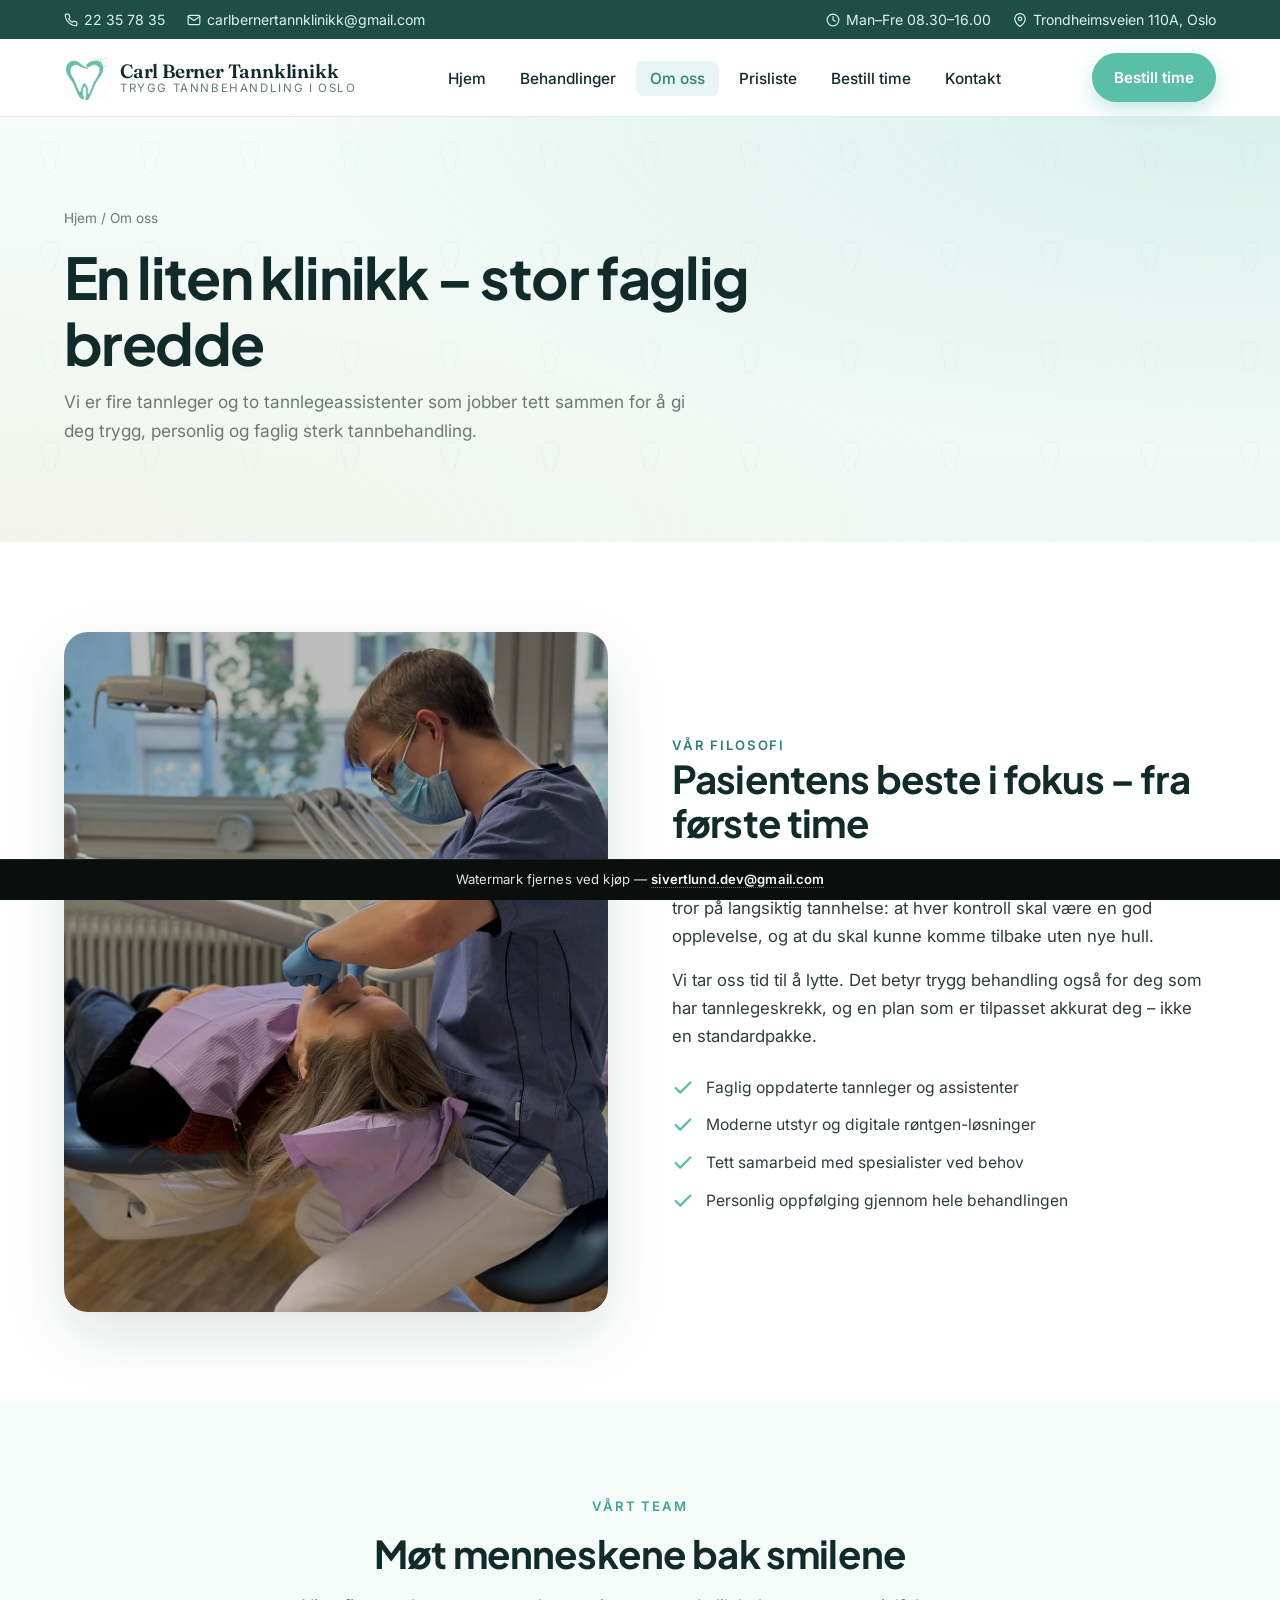
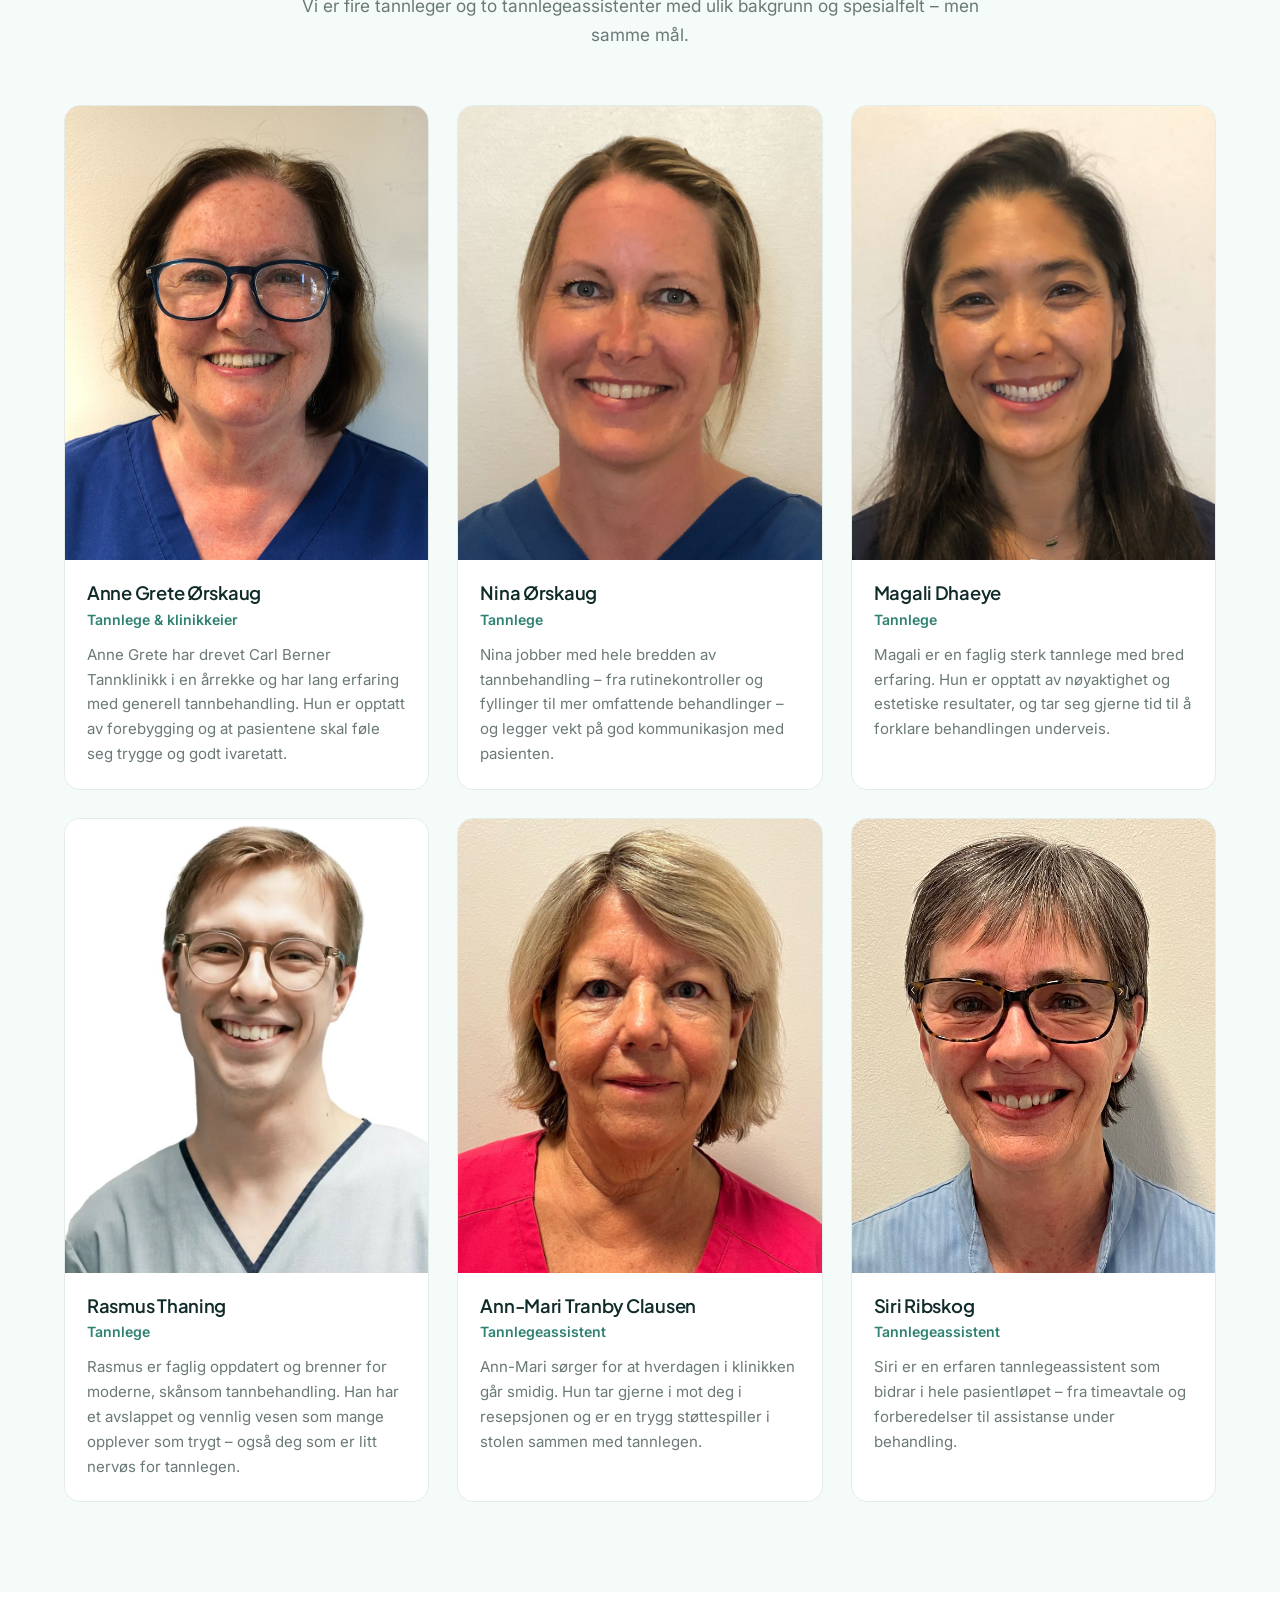
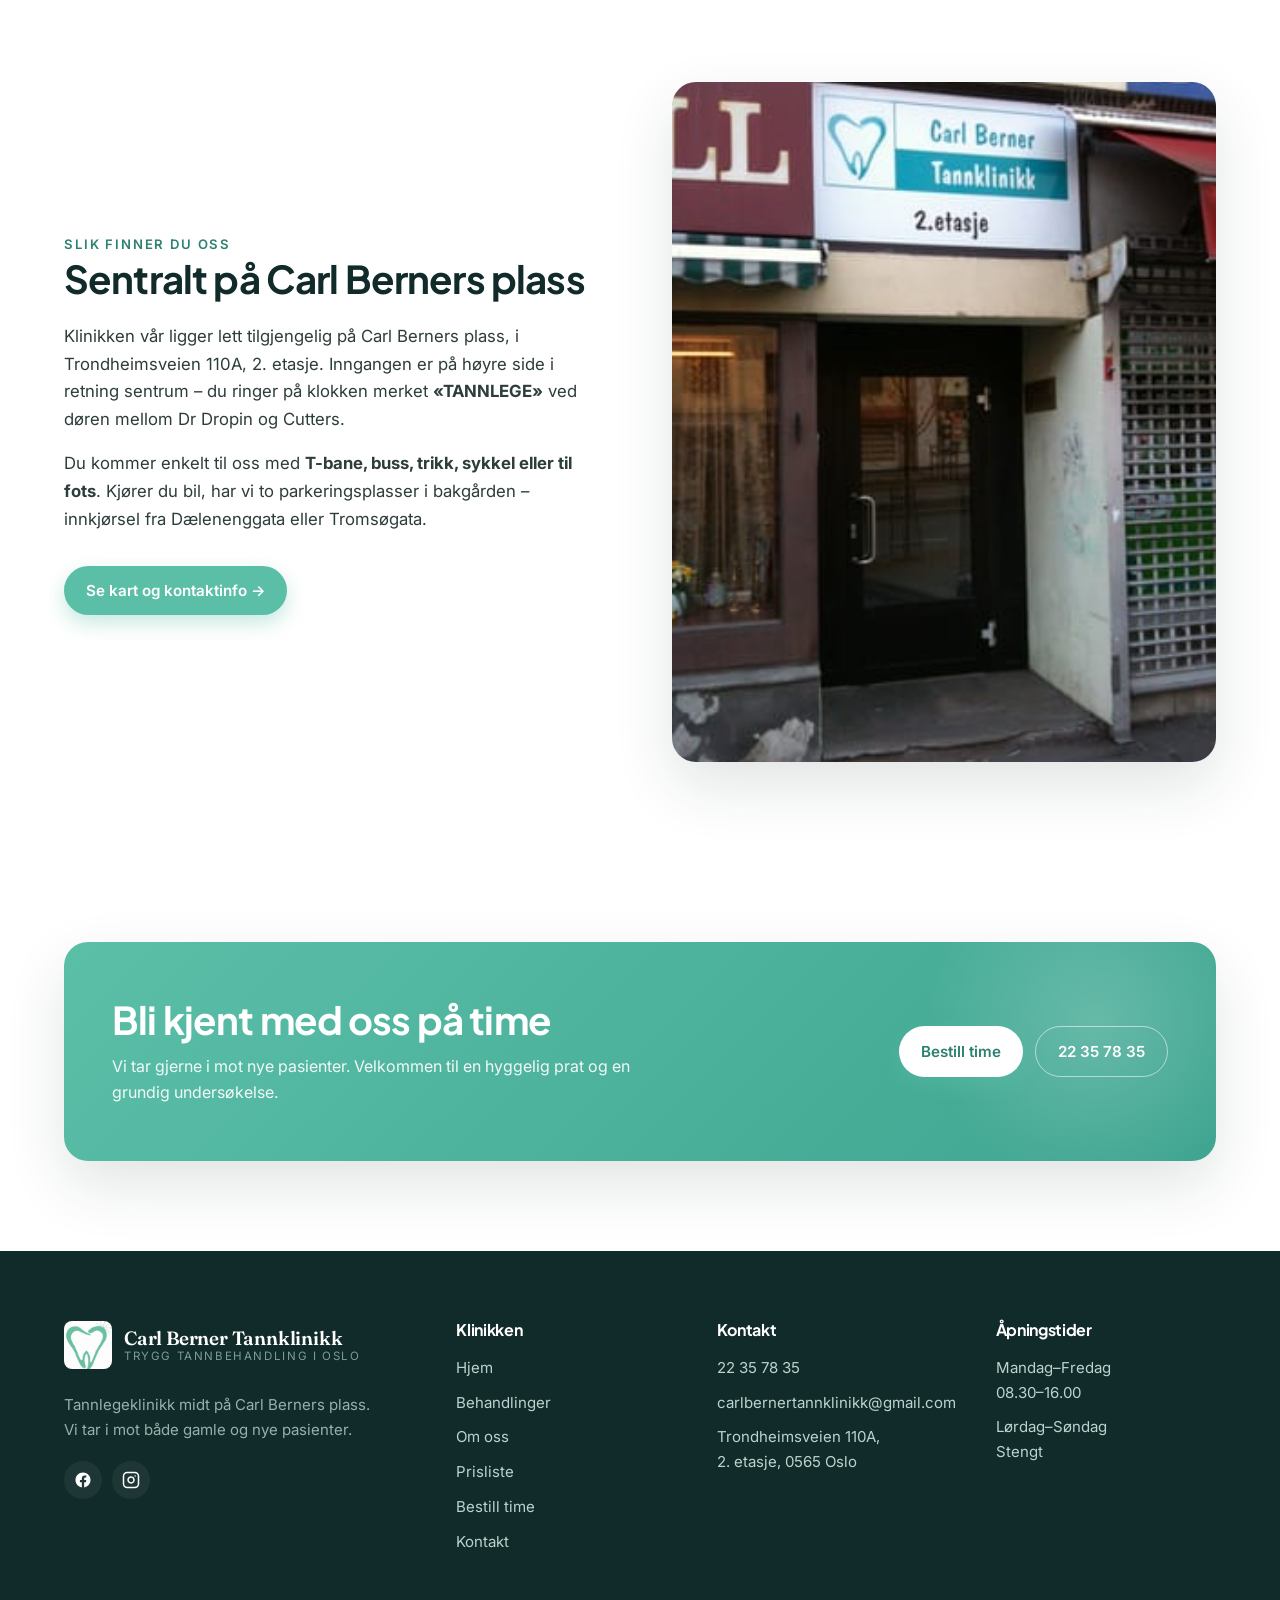
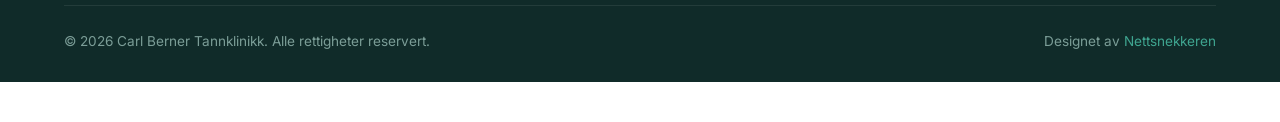
<file: om-oss.html>
<!DOCTYPE html>
<html lang="no">
<head>
  <meta charset="UTF-8" />
  <meta name="viewport" content="width=device-width, initial-scale=1.0" />
  <title>Om oss – Carl Berner Tannklinikk</title>
  <meta name="description" content="Vi er fire tannleger og to tannlegeassistenter på Carl Berners plass i Oslo. Bli kjent med teamet på Carl Berner Tannklinikk." />
  <link rel="icon" type="image/png" href="images/logo-symbol.jpg" />
  <link rel="preconnect" href="https://fonts.googleapis.com">
  <link rel="preconnect" href="https://fonts.gstatic.com" crossorigin>
  <link href="https://fonts.googleapis.com/css2?family=Fraunces:opsz,wght@9..144,500;9..144,600;9..144,700&family=Plus+Jakarta+Sans:wght@400;500;600;700;800&family=Inter:wght@400;500;600;700&display=swap" rel="stylesheet">
  <link rel="stylesheet" href="css/style.css" />
</head>
<body>

  <div class="topbar">
    <div class="inner">
      <div class="left">
        <a class="item" href="tel:+4722357835">
          <svg viewBox="0 0 24 24" fill="none" stroke="currentColor" stroke-width="2" stroke-linecap="round" stroke-linejoin="round"><path d="M22 16.92v3a2 2 0 0 1-2.18 2 19.79 19.79 0 0 1-8.63-3.07 19.5 19.5 0 0 1-6-6 19.79 19.79 0 0 1-3.07-8.67A2 2 0 0 1 4.11 2h3a2 2 0 0 1 2 1.72c.13.96.37 1.9.72 2.81a2 2 0 0 1-.45 2.11L8.09 9.91a16 16 0 0 0 6 6l1.27-1.27a2 2 0 0 1 2.11-.45c.91.35 1.85.59 2.81.72A2 2 0 0 1 22 16.92z"/></svg>
          22 35 78 35
        </a>
        <a class="item hide-mobile" href="mailto:carlbernertannklinikk@gmail.com">
          <svg viewBox="0 0 24 24" fill="none" stroke="currentColor" stroke-width="2" stroke-linecap="round" stroke-linejoin="round"><path d="M4 4h16c1.1 0 2 .9 2 2v12c0 1.1-.9 2-2 2H4c-1.1 0-2-.9-2-2V6c0-1.1.9-2 2-2z"/><polyline points="22,6 12,13 2,6"/></svg>
          carlbernertannklinikk@gmail.com
        </a>
      </div>
      <div class="right">
        <span class="item">
          <svg viewBox="0 0 24 24" fill="none" stroke="currentColor" stroke-width="2" stroke-linecap="round" stroke-linejoin="round"><circle cx="12" cy="12" r="10"/><polyline points="12 6 12 12 16 14"/></svg>
          Man–Fre 08.30–16.00
        </span>
        <span class="item hide-mobile">
          <svg viewBox="0 0 24 24" fill="none" stroke="currentColor" stroke-width="2" stroke-linecap="round" stroke-linejoin="round"><path d="M21 10c0 7-9 13-9 13s-9-6-9-13a9 9 0 0 1 18 0z"/><circle cx="12" cy="10" r="3"/></svg>
          Trondheimsveien 110A, Oslo
        </span>
      </div>
    </div>
  </div>

  <header class="site-header">
    <nav class="nav" aria-label="Hovedmeny">
      <a href="index.html" class="brand">
        <img src="images/logo-symbol.jpg" alt="Carl Berner Tannklinikk logo" />
        <span class="word"><b>Carl Berner Tannklinikk</b><small>Trygg tannbehandling i Oslo</small></span>
      </a>
      <ul class="nav-links">
        <li><a href="index.html">Hjem</a></li>
        <li><a href="behandlinger.html">Behandlinger</a></li>
        <li><a href="om-oss.html">Om oss</a></li>
        <li><a href="prisliste.html">Prisliste</a></li>
        <li><a href="bestill-time.html">Bestill time</a></li>
        <li><a href="kontakt.html">Kontakt</a></li>
      </ul>
      <div class="nav-cta">
        <a class="btn btn-primary" href="bestill-time.html">Bestill time</a>
        <button class="menu-toggle" aria-label="Åpne meny" aria-expanded="false"><span></span></button>
      </div>
    </nav>
  </header>

  <section class="page-header">
    <div class="container">
      <div class="crumbs"><a href="index.html">Hjem</a> / Om oss</div>
      <h1>En liten klinikk – stor faglig bredde</h1>
      <p>Vi er fire tannleger og to tannlegeassistenter som jobber tett sammen for å gi deg trygg, personlig og faglig sterk tannbehandling.</p>
    </div>
  </section>

  <!-- Story -->
  <section>
    <div class="container split">
      <div class="split-image reveal">
        <img src="images/clinic-treatment.jpg" alt="Carl Berner Tannklinikk – behandling i klinikken" />
      </div>
      <div class="split-text reveal">
        <span class="eyebrow" style="color:var(--primary-darker); font-weight:600; letter-spacing:.14em; font-size:.82rem; text-transform:uppercase;">Vår filosofi</span>
        <h2>Pasientens beste i fokus – fra første time</h2>
        <p>Carl Berner Tannklinikk har vært en del av nabolaget i mange år. Vi tror på langsiktig tannhelse: at hver kontroll skal være en god opplevelse, og at du skal kunne komme tilbake uten nye hull.</p>
        <p>Vi tar oss tid til å lytte. Det betyr trygg behandling også for deg som har tannlegeskrekk, og en plan som er tilpasset akkurat deg – ikke en standardpakke.</p>
        <ul class="bullet-list">
          <li><svg viewBox="0 0 24 24" fill="none" stroke="currentColor" stroke-width="2.5" stroke-linecap="round" stroke-linejoin="round"><polyline points="20 6 9 17 4 12"/></svg> Faglig oppdaterte tannleger og assistenter</li>
          <li><svg viewBox="0 0 24 24" fill="none" stroke="currentColor" stroke-width="2.5" stroke-linecap="round" stroke-linejoin="round"><polyline points="20 6 9 17 4 12"/></svg> Moderne utstyr og digitale røntgen-løsninger</li>
          <li><svg viewBox="0 0 24 24" fill="none" stroke="currentColor" stroke-width="2.5" stroke-linecap="round" stroke-linejoin="round"><polyline points="20 6 9 17 4 12"/></svg> Tett samarbeid med spesialister ved behov</li>
          <li><svg viewBox="0 0 24 24" fill="none" stroke="currentColor" stroke-width="2.5" stroke-linecap="round" stroke-linejoin="round"><polyline points="20 6 9 17 4 12"/></svg> Personlig oppfølging gjennom hele behandlingen</li>
        </ul>
      </div>
    </div>
  </section>

  <!-- Team -->
  <section class="bg-soft">
    <div class="container">
      <div class="section-head reveal">
        <span class="eyebrow">Vårt team</span>
        <h2>Møt menneskene bak smilene</h2>
        <p>Vi er fire tannleger og to tannlegeassistenter med ulik bakgrunn og spesialfelt – men samme mål.</p>
      </div>

      <div class="team-grid">
        <div class="team-card reveal">
          <div class="photo"><img src="images/team/anne-grete-orskaug.jpg" alt="Anne Grete Ørskaug" /></div>
          <div class="body">
            <h3>Anne Grete Ørskaug</h3>
            <p class="role">Tannlege & klinikkeier</p>
            <p>Anne Grete har drevet Carl Berner Tannklinikk i en årrekke og har lang erfaring med generell tannbehandling. Hun er opptatt av forebygging og at pasientene skal føle seg trygge og godt ivaretatt.</p>
          </div>
        </div>

        <div class="team-card reveal">
          <div class="photo"><img src="images/team/nina-orskaug.jpg" alt="Nina Ørskaug" /></div>
          <div class="body">
            <h3>Nina Ørskaug</h3>
            <p class="role">Tannlege</p>
            <p>Nina jobber med hele bredden av tannbehandling – fra rutinekontroller og fyllinger til mer omfattende behandlinger – og legger vekt på god kommunikasjon med pasienten.</p>
          </div>
        </div>

        <div class="team-card reveal">
          <div class="photo"><img src="images/team/magali-dhaeye.jpg" alt="Magali Dhaeye" /></div>
          <div class="body">
            <h3>Magali Dhaeye</h3>
            <p class="role">Tannlege</p>
            <p>Magali er en faglig sterk tannlege med bred erfaring. Hun er opptatt av nøyaktighet og estetiske resultater, og tar seg gjerne tid til å forklare behandlingen underveis.</p>
          </div>
        </div>

        <div class="team-card reveal">
          <div class="photo"><img src="images/team/rasmus-thaning.jpg" alt="Rasmus Thaning" /></div>
          <div class="body">
            <h3>Rasmus Thaning</h3>
            <p class="role">Tannlege</p>
            <p>Rasmus er faglig oppdatert og brenner for moderne, skånsom tannbehandling. Han har et avslappet og vennlig vesen som mange opplever som trygt – også deg som er litt nervøs for tannlegen.</p>
          </div>
        </div>

        <div class="team-card reveal">
          <div class="photo"><img src="images/team/ann-mari-tranby-clausen.jpg" alt="Ann-Mari Tranby Clausen" /></div>
          <div class="body">
            <h3>Ann-Mari Tranby Clausen</h3>
            <p class="role">Tannlegeassistent</p>
            <p>Ann-Mari sørger for at hverdagen i klinikken går smidig. Hun tar gjerne i mot deg i resepsjonen og er en trygg støttespiller i stolen sammen med tannlegen.</p>
          </div>
        </div>

        <div class="team-card reveal">
          <div class="photo"><img src="images/team/siri-ribskog.jpg" alt="Siri Ribskog" /></div>
          <div class="body">
            <h3>Siri Ribskog</h3>
            <p class="role">Tannlegeassistent</p>
            <p>Siri er en erfaren tannlegeassistent som bidrar i hele pasientløpet – fra timeavtale og forberedelser til assistanse under behandling.</p>
          </div>
        </div>
      </div>
    </div>
  </section>

  <!-- Visit info -->
  <section>
    <div class="container split reverse">
      <div class="split-image reveal">
        <img src="images/entrance.jpg" alt="Inngangen til Carl Berner Tannklinikk i 2. etasje" />
      </div>
      <div class="split-text reveal">
        <span class="eyebrow" style="color:var(--primary-darker); font-weight:600; letter-spacing:.14em; font-size:.82rem; text-transform:uppercase;">Slik finner du oss</span>
        <h2>Sentralt på Carl Berners plass</h2>
        <p>Klinikken vår ligger lett tilgjengelig på Carl Berners plass, i Trondheimsveien 110A, 2. etasje. Inngangen er på høyre side i retning sentrum – du ringer på klokken merket <strong>«TANNLEGE»</strong> ved døren mellom Dr Dropin og Cutters.</p>
        <p>Du kommer enkelt til oss med <strong>T-bane, buss, trikk, sykkel eller til fots</strong>. Kjører du bil, har vi to parkeringsplasser i bakgården – innkjørsel fra Dælenenggata eller Tromsøgata.</p>
        <div class="mt-32">
          <a class="btn btn-primary" href="kontakt.html">Se kart og kontaktinfo →</a>
        </div>
      </div>
    </div>
  </section>

  <!-- CTA -->
  <section>
    <div class="container">
      <div class="cta-banner reveal">
        <div>
          <h2>Bli kjent med oss på time</h2>
          <p>Vi tar gjerne i mot nye pasienter. Velkommen til en hyggelig prat og en grundig undersøkelse.</p>
        </div>
        <div class="actions">
          <a class="btn btn-primary" href="bestill-time.html">Bestill time</a>
          <a class="btn btn-ghost" href="tel:+4722357835">22 35 78 35</a>
        </div>
      </div>
    </div>
  </section>

  <footer class="site-footer">
    <div class="container">
      <div class="footer-grid">
        <div class="footer-brand">
          <a href="index.html" class="brand">
            <img src="images/logo-symbol.jpg" alt="Carl Berner Tannklinikk" style="height:48px; border-radius:8px;" />
            <span class="word"><b>Carl Berner Tannklinikk</b><small>Trygg tannbehandling i Oslo</small></span>
          </a>
          <p>Tannlegeklinikk midt på Carl Berners plass. Vi tar i mot både gamle og nye pasienter.</p>
          <div class="socials">
            <a href="https://facebook.com/carlbernertannklinikk" target="_blank" rel="noopener" aria-label="Facebook"><svg viewBox="0 0 24 24" fill="currentColor"><path d="M22 12.07C22 6.51 17.52 2 12 2S2 6.51 2 12.07c0 5.02 3.66 9.18 8.44 9.93v-7.02H7.9v-2.91h2.54V9.85c0-2.51 1.49-3.89 3.77-3.89 1.09 0 2.24.2 2.24.2v2.47h-1.26c-1.24 0-1.63.78-1.63 1.57v1.88h2.78l-.44 2.91h-2.34V22c4.78-.75 8.44-4.91 8.44-9.93z"/></svg></a>
            <a href="https://instagram.com/carlbernertannklinikk" target="_blank" rel="noopener" aria-label="Instagram"><svg viewBox="0 0 24 24" fill="none" stroke="currentColor" stroke-width="2" stroke-linecap="round" stroke-linejoin="round"><rect x="2" y="2" width="20" height="20" rx="5" ry="5"/><path d="M16 11.37A4 4 0 1 1 12.63 8 4 4 0 0 1 16 11.37z"/><line x1="17.5" y1="6.5" x2="17.51" y2="6.5"/></svg></a>
          </div>
        </div>
        <div>
          <h4>Klinikken</h4>
          <ul>
            <li><a href="index.html">Hjem</a></li>
            <li><a href="behandlinger.html">Behandlinger</a></li>
            <li><a href="om-oss.html">Om oss</a></li>
            <li><a href="prisliste.html">Prisliste</a></li>
            <li><a href="bestill-time.html">Bestill time</a></li>
        <li><a href="kontakt.html">Kontakt</a></li>
          </ul>
        </div>
        <div>
          <h4>Kontakt</h4>
          <ul>
            <li><a href="tel:+4722357835">22 35 78 35</a></li>
            <li><a href="mailto:carlbernertannklinikk@gmail.com">carlbernertannklinikk@gmail.com</a></li>
            <li>Trondheimsveien 110A,<br/>2. etasje, 0565 Oslo</li>
          </ul>
        </div>
        <div>
          <h4>Åpningstider</h4>
          <ul>
            <li>Mandag–Fredag<br/>08.30–16.00</li>
            <li>Lørdag–Søndag<br/>Stengt</li>
          </ul>
        </div>
      </div>
      <div class="copyright">
        <span>© <span data-year>2026</span> Carl Berner Tannklinikk. Alle rettigheter reservert.</span>
        <span>Designet av <a href="https://nettsnekkeren.no" target="_blank" rel="noopener">Nettsnekkeren</a></span>
      </div>
    </div>
  </footer>

  <a class="floating-call" href="tel:+4722357835" aria-label="Ring oss"><svg viewBox="0 0 24 24" fill="none" stroke="currentColor" stroke-width="2" stroke-linecap="round" stroke-linejoin="round"><path d="M22 16.92v3a2 2 0 0 1-2.18 2 19.79 19.79 0 0 1-8.63-3.07 19.5 19.5 0 0 1-6-6 19.79 19.79 0 0 1-3.07-8.67A2 2 0 0 1 4.11 2h3a2 2 0 0 1 2 1.72c.13.96.37 1.9.72 2.81a2 2 0 0 1-.45 2.11L8.09 9.91a16 16 0 0 0 6 6l1.27-1.27a2 2 0 0 1 2.11-.45c.91.35 1.85.59 2.81.72A2 2 0 0 1 22 16.92z"/></svg></a>
  <script src="js/script.js"></script>
  <div class="watermark-bar">Watermark fjernes ved kjøp — <a href="mailto:sivertlund.dev@gmail.com">sivertlund.dev@gmail.com</a></div>
</body>
</html>
</file>
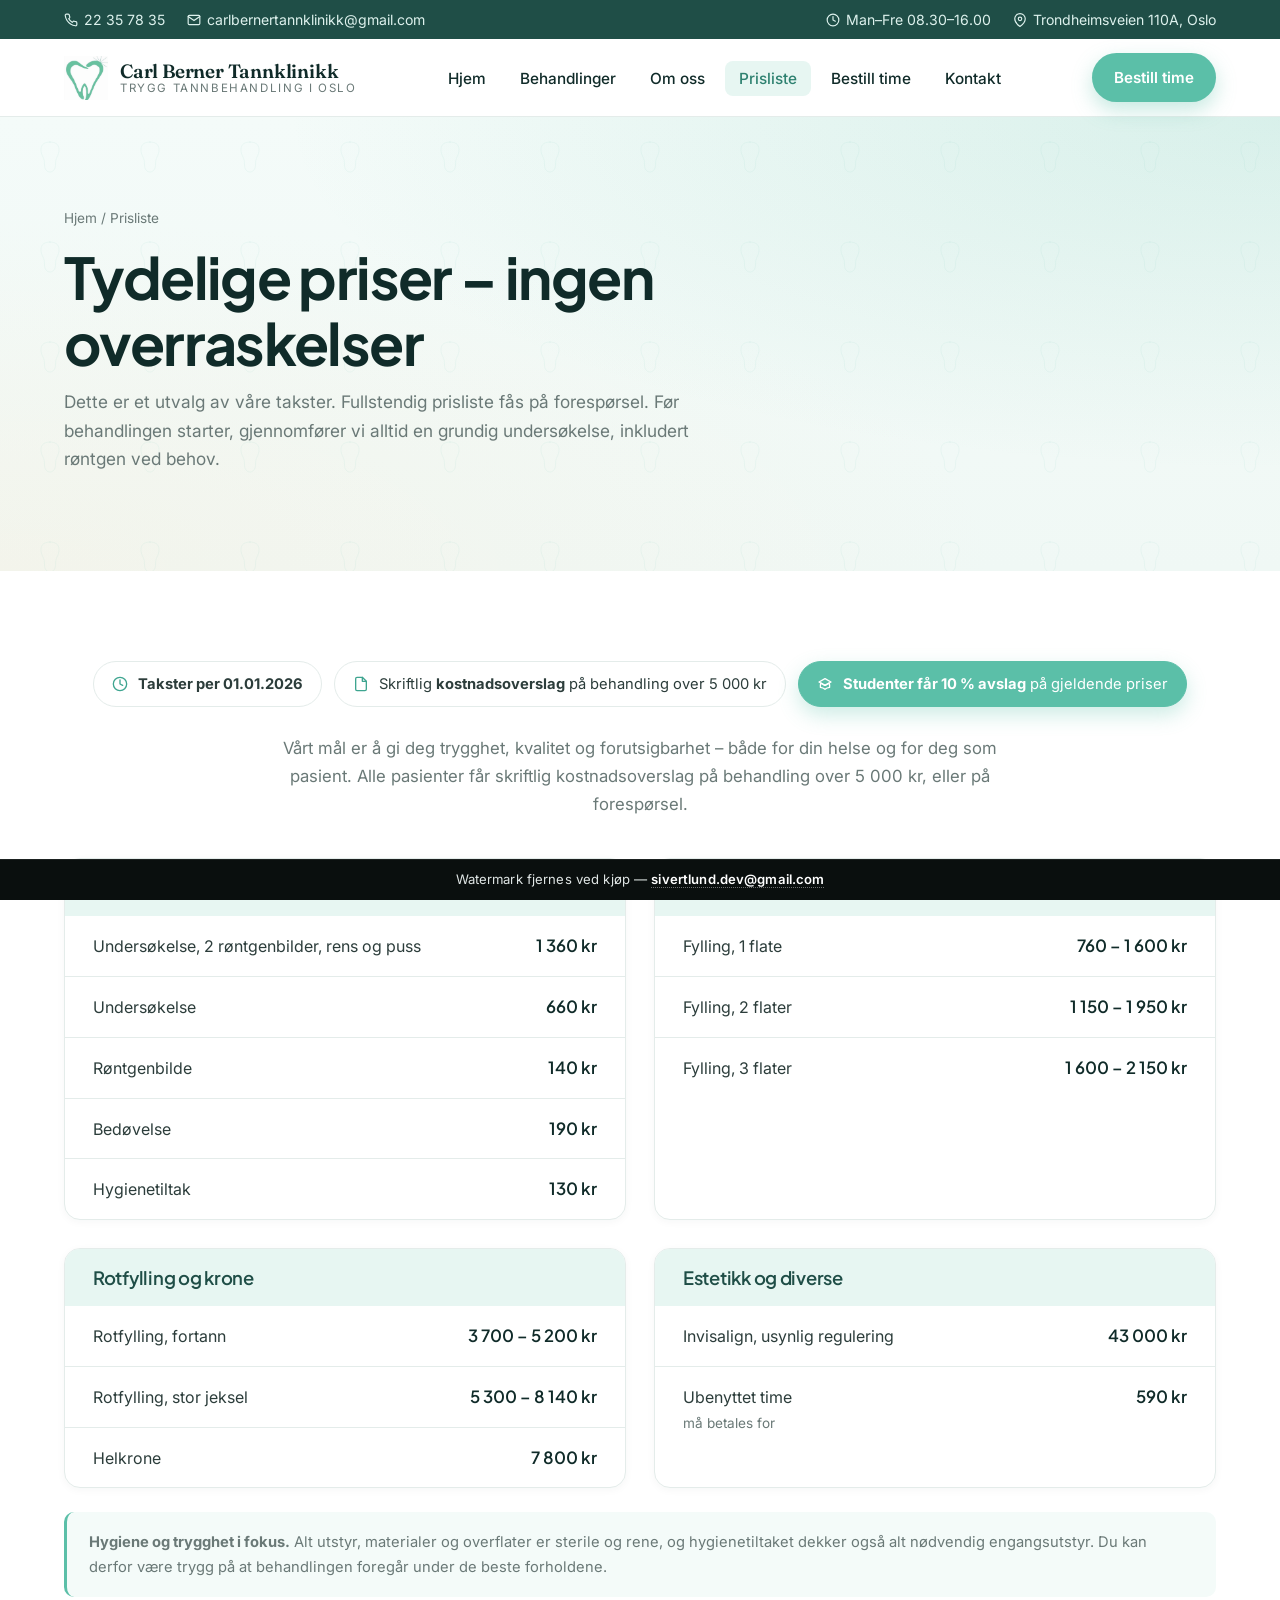
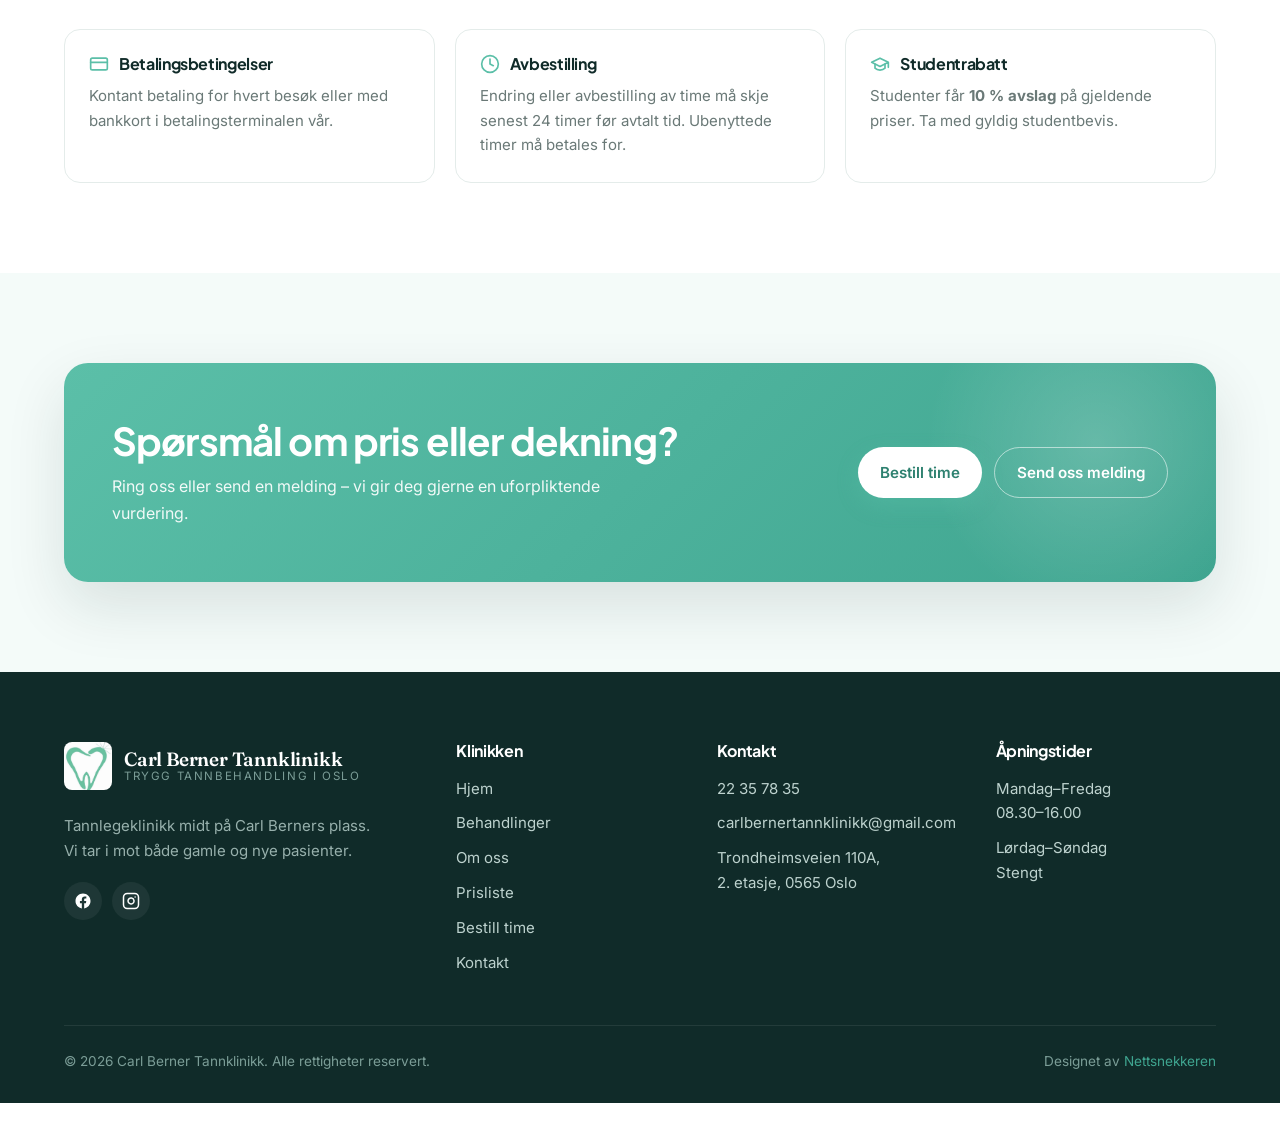
<file: prisliste.html>
<!DOCTYPE html>
<html lang="no">
<head>
  <meta charset="UTF-8" />
  <meta name="viewport" content="width=device-width, initial-scale=1.0" />
  <title>Prisliste – Carl Berner Tannklinikk</title>
  <meta name="description" content="Veiledende takster hos Carl Berner Tannklinikk per 01.01.2026. Alle pasienter får skriftlig kostnadsoverslag på behandling over 5 000 kr." />
  <link rel="icon" type="image/png" href="images/logo-symbol.jpg" />
  <link rel="preconnect" href="https://fonts.googleapis.com">
  <link rel="preconnect" href="https://fonts.gstatic.com" crossorigin>
  <link href="https://fonts.googleapis.com/css2?family=Fraunces:opsz,wght@9..144,500;9..144,600;9..144,700&family=Plus+Jakarta+Sans:wght@400;500;600;700;800&family=Inter:wght@400;500;600;700&display=swap" rel="stylesheet">
  <link rel="stylesheet" href="css/style.css" />
</head>
<body>

  <div class="topbar">
    <div class="inner">
      <div class="left">
        <a class="item" href="tel:+4722357835">
          <svg viewBox="0 0 24 24" fill="none" stroke="currentColor" stroke-width="2" stroke-linecap="round" stroke-linejoin="round"><path d="M22 16.92v3a2 2 0 0 1-2.18 2 19.79 19.79 0 0 1-8.63-3.07 19.5 19.5 0 0 1-6-6 19.79 19.79 0 0 1-3.07-8.67A2 2 0 0 1 4.11 2h3a2 2 0 0 1 2 1.72c.13.96.37 1.9.72 2.81a2 2 0 0 1-.45 2.11L8.09 9.91a16 16 0 0 0 6 6l1.27-1.27a2 2 0 0 1 2.11-.45c.91.35 1.85.59 2.81.72A2 2 0 0 1 22 16.92z"/></svg>
          22 35 78 35
        </a>
        <a class="item hide-mobile" href="mailto:carlbernertannklinikk@gmail.com">
          <svg viewBox="0 0 24 24" fill="none" stroke="currentColor" stroke-width="2" stroke-linecap="round" stroke-linejoin="round"><path d="M4 4h16c1.1 0 2 .9 2 2v12c0 1.1-.9 2-2 2H4c-1.1 0-2-.9-2-2V6c0-1.1.9-2 2-2z"/><polyline points="22,6 12,13 2,6"/></svg>
          carlbernertannklinikk@gmail.com
        </a>
      </div>
      <div class="right">
        <span class="item">
          <svg viewBox="0 0 24 24" fill="none" stroke="currentColor" stroke-width="2" stroke-linecap="round" stroke-linejoin="round"><circle cx="12" cy="12" r="10"/><polyline points="12 6 12 12 16 14"/></svg>
          Man–Fre 08.30–16.00
        </span>
        <span class="item hide-mobile">
          <svg viewBox="0 0 24 24" fill="none" stroke="currentColor" stroke-width="2" stroke-linecap="round" stroke-linejoin="round"><path d="M21 10c0 7-9 13-9 13s-9-6-9-13a9 9 0 0 1 18 0z"/><circle cx="12" cy="10" r="3"/></svg>
          Trondheimsveien 110A, Oslo
        </span>
      </div>
    </div>
  </div>

  <header class="site-header">
    <nav class="nav" aria-label="Hovedmeny">
      <a href="index.html" class="brand">
        <img src="images/logo-symbol.jpg" alt="Carl Berner Tannklinikk logo" />
        <span class="word"><b>Carl Berner Tannklinikk</b><small>Trygg tannbehandling i Oslo</small></span>
      </a>
      <ul class="nav-links">
        <li><a href="index.html">Hjem</a></li>
        <li><a href="behandlinger.html">Behandlinger</a></li>
        <li><a href="om-oss.html">Om oss</a></li>
        <li><a href="prisliste.html">Prisliste</a></li>
        <li><a href="bestill-time.html">Bestill time</a></li>
        <li><a href="kontakt.html">Kontakt</a></li>
      </ul>
      <div class="nav-cta">
        <a class="btn btn-primary" href="bestill-time.html">Bestill time</a>
        <button class="menu-toggle" aria-label="Åpne meny" aria-expanded="false"><span></span></button>
      </div>
    </nav>
  </header>

  <section class="page-header">
    <div class="container">
      <div class="crumbs"><a href="index.html">Hjem</a> / Prisliste</div>
      <h1>Tydelige priser – ingen overraskelser</h1>
      <p>Dette er et utvalg av våre takster. Fullstendig prisliste fås på forespørsel. Før behandlingen starter, gjennomfører vi alltid en grundig undersøkelse, inkludert røntgen ved behov.</p>
    </div>
  </section>

  <section>
    <div class="container">
      <div class="info-bar reveal">
        <div class="info-pill">
          <svg viewBox="0 0 24 24" fill="none" stroke="currentColor" stroke-width="2" stroke-linecap="round" stroke-linejoin="round"><circle cx="12" cy="12" r="10"/><polyline points="12 6 12 12 16 14"/></svg>
          <span><strong>Takster per 01.01.2026</strong></span>
        </div>
        <div class="info-pill">
          <svg viewBox="0 0 24 24" fill="none" stroke="currentColor" stroke-width="2" stroke-linecap="round" stroke-linejoin="round"><path d="M14 2H6a2 2 0 0 0-2 2v16a2 2 0 0 0 2 2h12a2 2 0 0 0 2-2V8z"/><polyline points="14 2 14 8 20 8"/></svg>
          <span>Skriftlig <strong>kostnadsoverslag</strong> på behandling over 5 000 kr</span>
        </div>
        <div class="info-pill highlight">
          <svg viewBox="0 0 24 24" fill="none" stroke="currentColor" stroke-width="2" stroke-linecap="round" stroke-linejoin="round"><path d="M12 14l9-5-9-5-9 5 9 5z"/><path d="M12 14l6.16-3.422a12.083 12.083 0 0 1 .665 6.479A11.952 11.952 0 0 0 12 20.055a11.952 11.952 0 0 0-6.824-2.998 12.078 12.078 0 0 1 .665-6.479L12 14z"/></svg>
          <span><strong>Studenter får 10 % avslag</strong> på gjeldende priser</span>
        </div>
      </div>

      <p class="prose-intro reveal">Vårt mål er å gi deg trygghet, kvalitet og forutsigbarhet – både for din helse og for deg som pasient. Alle pasienter får skriftlig kostnadsoverslag på behandling over 5 000 kr, eller på forespørsel.</p>

      <div class="price-grid">

        <div class="price-table reveal">
          <h3>Undersøkelse og forebygging</h3>
          <div class="price-row">
            <div class="desc">Undersøkelse, 2 røntgenbilder, rens og puss</div>
            <div class="amount">1 360 kr</div>
          </div>
          <div class="price-row">
            <div class="desc">Undersøkelse</div>
            <div class="amount">660 kr</div>
          </div>
          <div class="price-row">
            <div class="desc">Røntgenbilde</div>
            <div class="amount">140 kr</div>
          </div>
          <div class="price-row">
            <div class="desc">Bedøvelse</div>
            <div class="amount">190 kr</div>
          </div>
          <div class="price-row">
            <div class="desc">Hygienetiltak</div>
            <div class="amount">130 kr</div>
          </div>
        </div>

        <div class="price-table reveal">
          <h3>Tannfargete fyllinger</h3>
          <div class="price-row">
            <div class="desc">Fylling, 1 flate</div>
            <div class="amount">760 – 1 600 kr</div>
          </div>
          <div class="price-row">
            <div class="desc">Fylling, 2 flater</div>
            <div class="amount">1 150 – 1 950 kr</div>
          </div>
          <div class="price-row">
            <div class="desc">Fylling, 3 flater</div>
            <div class="amount">1 600 – 2 150 kr</div>
          </div>
        </div>

        <div class="price-table reveal">
          <h3>Rotfylling og krone</h3>
          <div class="price-row">
            <div class="desc">Rotfylling, fortann</div>
            <div class="amount">3 700 – 5 200 kr</div>
          </div>
          <div class="price-row">
            <div class="desc">Rotfylling, stor jeksel</div>
            <div class="amount">5 300 – 8 140 kr</div>
          </div>
          <div class="price-row">
            <div class="desc">Helkrone</div>
            <div class="amount">7 800 kr</div>
          </div>
        </div>

        <div class="price-table reveal">
          <h3>Estetikk og diverse</h3>
          <div class="price-row">
            <div class="desc">Invisalign, usynlig regulering</div>
            <div class="amount">43 000 kr</div>
          </div>
          <div class="price-row">
            <div class="desc">Ubenyttet time <small>må betales for</small></div>
            <div class="amount">590 kr</div>
          </div>
        </div>
      </div>

      <div class="price-disclaimer reveal">
        <strong>Hygiene og trygghet i fokus.</strong> Alt utstyr, materialer og overflater er sterile og rene, og hygienetiltaket dekker også alt nødvendig engangsutstyr. Du kan derfor være trygg på at behandlingen foregår under de beste forholdene.
      </div>

      <div class="terms-grid reveal">
        <div class="term-card">
          <h4>
            <svg viewBox="0 0 24 24" fill="none" stroke="currentColor" stroke-width="2" stroke-linecap="round" stroke-linejoin="round"><rect x="2" y="5" width="20" height="14" rx="2"/><line x1="2" y1="10" x2="22" y2="10"/></svg>
            Betalingsbetingelser
          </h4>
          <p>Kontant betaling for hvert besøk eller med bankkort i betalingsterminalen vår.</p>
        </div>
        <div class="term-card">
          <h4>
            <svg viewBox="0 0 24 24" fill="none" stroke="currentColor" stroke-width="2" stroke-linecap="round" stroke-linejoin="round"><circle cx="12" cy="12" r="10"/><polyline points="12 6 12 12 16 14"/></svg>
            Avbestilling
          </h4>
          <p>Endring eller avbestilling av time må skje senest 24 timer før avtalt tid. Ubenyttede timer må betales for.</p>
        </div>
        <div class="term-card">
          <h4>
            <svg viewBox="0 0 24 24" fill="none" stroke="currentColor" stroke-width="2" stroke-linecap="round" stroke-linejoin="round"><path d="M22 10v6M2 10l10-5 10 5-10 5z"/><path d="M6 12v5c3 3 9 3 12 0v-5"/></svg>
            Studentrabatt
          </h4>
          <p>Studenter får <strong>10 % avslag</strong> på gjeldende priser. Ta med gyldig studentbevis.</p>
        </div>
      </div>
    </div>
  </section>

  <!-- CTA -->
  <section class="bg-soft">
    <div class="container">
      <div class="cta-banner reveal">
        <div>
          <h2>Spørsmål om pris eller dekning?</h2>
          <p>Ring oss eller send en melding – vi gir deg gjerne en uforpliktende vurdering.</p>
        </div>
        <div class="actions">
          <a class="btn btn-primary" href="bestill-time.html">Bestill time</a>
          <a class="btn btn-ghost" href="kontakt.html">Send oss melding</a>
        </div>
      </div>
    </div>
  </section>

  <footer class="site-footer">
    <div class="container">
      <div class="footer-grid">
        <div class="footer-brand">
          <a href="index.html" class="brand">
            <img src="images/logo-symbol.jpg" alt="Carl Berner Tannklinikk" style="height:48px; border-radius:8px;" />
            <span class="word"><b>Carl Berner Tannklinikk</b><small>Trygg tannbehandling i Oslo</small></span>
          </a>
          <p>Tannlegeklinikk midt på Carl Berners plass. Vi tar i mot både gamle og nye pasienter.</p>
          <div class="socials">
            <a href="https://facebook.com/carlbernertannklinikk" target="_blank" rel="noopener" aria-label="Facebook"><svg viewBox="0 0 24 24" fill="currentColor"><path d="M22 12.07C22 6.51 17.52 2 12 2S2 6.51 2 12.07c0 5.02 3.66 9.18 8.44 9.93v-7.02H7.9v-2.91h2.54V9.85c0-2.51 1.49-3.89 3.77-3.89 1.09 0 2.24.2 2.24.2v2.47h-1.26c-1.24 0-1.63.78-1.63 1.57v1.88h2.78l-.44 2.91h-2.34V22c4.78-.75 8.44-4.91 8.44-9.93z"/></svg></a>
            <a href="https://instagram.com/carlbernertannklinikk" target="_blank" rel="noopener" aria-label="Instagram"><svg viewBox="0 0 24 24" fill="none" stroke="currentColor" stroke-width="2" stroke-linecap="round" stroke-linejoin="round"><rect x="2" y="2" width="20" height="20" rx="5" ry="5"/><path d="M16 11.37A4 4 0 1 1 12.63 8 4 4 0 0 1 16 11.37z"/><line x1="17.5" y1="6.5" x2="17.51" y2="6.5"/></svg></a>
          </div>
        </div>
        <div>
          <h4>Klinikken</h4>
          <ul>
            <li><a href="index.html">Hjem</a></li>
            <li><a href="behandlinger.html">Behandlinger</a></li>
            <li><a href="om-oss.html">Om oss</a></li>
            <li><a href="prisliste.html">Prisliste</a></li>
            <li><a href="bestill-time.html">Bestill time</a></li>
        <li><a href="kontakt.html">Kontakt</a></li>
          </ul>
        </div>
        <div>
          <h4>Kontakt</h4>
          <ul>
            <li><a href="tel:+4722357835">22 35 78 35</a></li>
            <li><a href="mailto:carlbernertannklinikk@gmail.com">carlbernertannklinikk@gmail.com</a></li>
            <li>Trondheimsveien 110A,<br/>2. etasje, 0565 Oslo</li>
          </ul>
        </div>
        <div>
          <h4>Åpningstider</h4>
          <ul>
            <li>Mandag–Fredag<br/>08.30–16.00</li>
            <li>Lørdag–Søndag<br/>Stengt</li>
          </ul>
        </div>
      </div>
      <div class="copyright">
        <span>© <span data-year>2026</span> Carl Berner Tannklinikk. Alle rettigheter reservert.</span>
        <span>Designet av <a href="https://nettsnekkeren.no" target="_blank" rel="noopener">Nettsnekkeren</a></span>
      </div>
    </div>
  </footer>

  <a class="floating-call" href="tel:+4722357835" aria-label="Ring oss"><svg viewBox="0 0 24 24" fill="none" stroke="currentColor" stroke-width="2" stroke-linecap="round" stroke-linejoin="round"><path d="M22 16.92v3a2 2 0 0 1-2.18 2 19.79 19.79 0 0 1-8.63-3.07 19.5 19.5 0 0 1-6-6 19.79 19.79 0 0 1-3.07-8.67A2 2 0 0 1 4.11 2h3a2 2 0 0 1 2 1.72c.13.96.37 1.9.72 2.81a2 2 0 0 1-.45 2.11L8.09 9.91a16 16 0 0 0 6 6l1.27-1.27a2 2 0 0 1 2.11-.45c.91.35 1.85.59 2.81.72A2 2 0 0 1 22 16.92z"/></svg></a>
  <script src="js/script.js"></script>
  <div class="watermark-bar">Watermark fjernes ved kjøp — <a href="mailto:sivertlund.dev@gmail.com">sivertlund.dev@gmail.com</a></div>
</body>
</html>
</file>
<file: css/style.css>
/* =========================================================
   Carl Berner Tannklinikk – moderne stil
   ========================================================= */

:root {
  --primary: #5BBFA8;
  --primary-dark: #3FA590;
  --primary-darker: #2E8170;
  --primary-soft: #E7F6F2;
  --primary-softer: #F4FBF9;
  --accent: #1F4E47;
  --ink: #102B29;
  --text: #2C3D3B;
  --muted: #6A7977;
  --line: #E4ECEA;
  --bg: #FFFFFF;
  --bg-cream: #FFF6E8;
  --bg-mint-soft: #F4FBF9;
  --bg-mint: #DEF1EC;
  --surface: #FFFFFF;
  --warning: #E27D60;
  --max-width: 1200px;
  --radius-sm: 10px;
  --radius: 16px;
  --radius-lg: 24px;
  --shadow-sm: 0 2px 8px rgba(16, 43, 41, 0.04);
  --shadow: 0 12px 36px rgba(16, 43, 41, 0.08);
  --shadow-lg: 0 24px 60px rgba(16, 43, 41, 0.12);
  --t: 220ms cubic-bezier(.4, 0, .2, 1);
  --font-sans: "Inter", -apple-system, BlinkMacSystemFont, "Segoe UI", Roboto, "Helvetica Neue", Arial, sans-serif;
  --font-display: "Plus Jakarta Sans", "Inter", -apple-system, BlinkMacSystemFont, sans-serif;
}

* { box-sizing: border-box; }
html { scroll-behavior: smooth; -webkit-text-size-adjust: 100%; }
html, body { margin: 0; padding: 0; }
body {
  font-family: var(--font-sans);
  font-size: 16px;
  line-height: 1.65;
  color: var(--text);
  background: var(--bg);
  -webkit-font-smoothing: antialiased;
  -moz-osx-font-smoothing: grayscale;
}
img { max-width: 100%; display: block; }
a { color: var(--primary-dark); text-decoration: none; transition: color var(--t); }
a:hover { color: var(--primary-darker); }

h1, h2, h3, h4 {
  font-family: var(--font-display);
  font-weight: 700;
  color: var(--ink);
  letter-spacing: -0.022em;
  margin: 0 0 .6em;
  line-height: 1.15;
}
h1 { font-weight: 700; letter-spacing: -0.028em; }
h2 { font-weight: 700; }
h3 { font-weight: 600; letter-spacing: -0.015em; }
h1 { font-size: clamp(2.1rem, 4.6vw, 3.6rem); }
h2 { font-size: clamp(1.7rem, 3vw, 2.4rem); }
h3 { font-size: 1.3rem; }
p  { margin: 0 0 1em; }

.container {
  width: 100%;
  max-width: var(--max-width);
  margin: 0 auto;
  padding: 0 24px;
}

/* ---------- Top utility bar ---------- */
.topbar {
  background: var(--accent);
  color: #DDF1ED;
  font-size: .88rem;
}
.topbar .inner {
  display: flex;
  justify-content: space-between;
  align-items: center;
  gap: 16px;
  padding: 8px 24px;
  max-width: var(--max-width);
  margin: 0 auto;
  flex-wrap: wrap;
}
.topbar a { color: #DDF1ED; }
.topbar a:hover { color: #fff; }
.topbar .left, .topbar .right { display: flex; gap: 22px; flex-wrap: wrap; }
.topbar .item { display: inline-flex; align-items: center; gap: 6px; }
.topbar svg { width: 14px; height: 14px; flex-shrink: 0; }

/* ---------- Header / Nav ---------- */
.site-header {
  position: sticky;
  top: 0;
  z-index: 50;
  background: rgba(255,255,255,0.92);
  backdrop-filter: saturate(180%) blur(14px);
  -webkit-backdrop-filter: saturate(180%) blur(14px);
  border-bottom: 1px solid var(--line);
}
.nav {
  max-width: var(--max-width);
  margin: 0 auto;
  padding: 14px 24px;
  display: flex;
  align-items: center;
  justify-content: space-between;
  gap: 20px;
}
.brand {
  display: inline-flex;
  align-items: center;
  gap: 12px;
  text-decoration: none;
}
.brand img { height: 44px; width: auto; }
.brand .word {
  display: flex;
  flex-direction: column;
  line-height: 1.1;
}
.brand .word b {
  font-family: "Fraunces", Georgia, serif;
  font-size: 1.2rem;
  color: var(--ink);
  font-weight: 600;
  letter-spacing: -0.01em;
  font-variation-settings: "opsz" 36;
}
.brand .word small {
  font-size: .72rem;
  letter-spacing: .14em;
  text-transform: uppercase;
  color: var(--muted);
}

.nav-links {
  list-style: none;
  margin: 0;
  padding: 0;
  display: flex;
  gap: 6px;
  align-items: center;
}
.nav-links a {
  color: var(--ink);
  font-weight: 500;
  font-size: .96rem;
  padding: 8px 14px;
  border-radius: 8px;
  transition: background var(--t), color var(--t);
}
.nav-links a:hover, .nav-links a.active {
  background: var(--primary-soft);
  color: var(--primary-darker);
}

.nav-cta { display: inline-flex; align-items: center; gap: 10px; }

.btn {
  display: inline-flex;
  align-items: center;
  justify-content: center;
  gap: 8px;
  padding: 12px 22px;
  border-radius: 999px;
  font-weight: 600;
  font-size: .95rem;
  text-decoration: none;
  transition: transform var(--t), box-shadow var(--t), background var(--t), color var(--t);
  cursor: pointer;
  border: none;
  white-space: nowrap;
  font-family: inherit;
}
.btn-primary {
  background: var(--primary);
  color: #fff;
  box-shadow: 0 8px 20px rgba(91,191,168,0.35);
}
.btn-primary:hover {
  background: var(--primary-dark);
  color: #fff;
  transform: translateY(-1px);
  box-shadow: 0 12px 28px rgba(91,191,168,0.45);
}
.btn-ghost {
  background: transparent;
  color: var(--ink);
  border: 1.5px solid var(--line);
}
.btn-ghost:hover {
  border-color: var(--primary);
  color: var(--primary-darker);
  background: var(--primary-softer);
}
.btn-dark {
  background: var(--ink);
  color: #fff;
}
.btn-dark:hover { background: var(--accent); color: #fff; }

.menu-toggle {
  display: none;
  background: none;
  border: none;
  width: 42px;
  height: 42px;
  cursor: pointer;
  padding: 0;
  align-items: center;
  justify-content: center;
  border-radius: 10px;
}
.menu-toggle:hover { background: var(--primary-soft); }
.menu-toggle span {
  display: block;
  width: 22px;
  height: 2px;
  background: var(--ink);
  position: relative;
  transition: transform var(--t), opacity var(--t);
}
.menu-toggle span::before,
.menu-toggle span::after {
  content: "";
  position: absolute;
  width: 22px; height: 2px;
  background: var(--ink);
  left: 0;
  transition: transform var(--t);
}
.menu-toggle span::before { top: -7px; }
.menu-toggle span::after  { top:  7px; }
.menu-toggle.open span { background: transparent; }
.menu-toggle.open span::before { transform: translateY(7px) rotate(45deg); }
.menu-toggle.open span::after  { transform: translateY(-7px) rotate(-45deg); }

@media (max-width: 980px) {
  .nav-links {
    position: fixed;
    inset: 64px 0 auto 0;
    background: #fff;
    flex-direction: column;
    align-items: stretch;
    padding: 16px;
    gap: 4px;
    border-bottom: 1px solid var(--line);
    transform: translateY(-110%);
    transition: transform var(--t);
    box-shadow: var(--shadow);
  }
  .nav-links.open { transform: translateY(0); }
  .nav-links a { padding: 14px 16px; font-size: 1rem; }
  .menu-toggle { display: inline-flex; }
  .nav-cta .btn { padding: 10px 16px; font-size: .88rem; }
  .brand .word small { display: none; }
}

/* ---------- Hero ---------- */
.hero {
  position: relative;
  padding: 90px 0 110px;
  overflow: hidden;
  background:
    radial-gradient(ellipse at top right, rgba(91,191,168,0.10), transparent 55%),
    radial-gradient(ellipse at bottom left, rgba(255,228,196,0.18), transparent 55%),
    linear-gradient(180deg, #FBFDFC 0%, #F4FBF9 100%);
}
.hero > .container { position: relative; z-index: 2; }
.hero .blob.mint { width: 520px; height: 520px; top: -160px; right: -120px; }
.hero .blob.cream { width: 380px; height: 380px; bottom: -120px; left: -120px; opacity: 0.7; }
.hero .float-tooth { color: var(--primary); }
.hero .float-tooth.t1 { top: 20%; left: 6%; width: 36px; }
.hero .float-tooth.t2 { top: 65%; left: 12%; width: 26px; }
.hero .float-tooth.t3 { top: 12%; right: 8%; width: 30px; }
.hero .sparkle.s1 { top: 18%; left: 48%; width: 18px; }
.hero .sparkle.s2 { top: 70%; right: 25%; width: 14px; }
.hero-grid {
  display: grid;
  grid-template-columns: 1.05fr 1fr;
  gap: 80px;
  align-items: center;
}
.hero-eyebrow {
  display: inline-flex;
  align-items: center;
  gap: 8px;
  background: var(--primary-soft);
  color: var(--primary-darker);
  font-weight: 600;
  font-size: .82rem;
  letter-spacing: .05em;
  padding: 6px 14px;
  border-radius: 999px;
  margin-bottom: 20px;
  text-transform: uppercase;
}
.hero h1 {
  font-size: clamp(2.4rem, 5vw, 4rem);
  margin-bottom: 24px;
}
.hero h1 em {
  font-style: italic;
  color: var(--primary-dark);
  font-weight: 400;
}
.hero p.lead {
  font-size: 1.15rem;
  color: var(--muted);
  max-width: 520px;
  margin-bottom: 32px;
}
.hero-actions { display: flex; gap: 14px; flex-wrap: wrap; }
.hero-trust {
  margin-top: 40px;
  display: flex;
  gap: 32px;
  flex-wrap: wrap;
}
.hero-trust .item {
  display: flex;
  align-items: center;
  gap: 10px;
  color: var(--text);
  font-size: .92rem;
}
.hero-trust .item svg {
  width: 22px; height: 22px;
  color: var(--primary);
  flex-shrink: 0;
}

.hero-lead {
  margin-top: 70px;
  text-align: center;
  max-width: 720px;
  position: relative;
  z-index: 2;
}
.hero-lead p {
  font-size: 1.18rem;
  line-height: 1.65;
  color: var(--text);
  margin: 0;
}
.hero-lead p::before,
.hero-lead p::after {
  content: "";
  display: block;
  width: 40px;
  height: 2px;
  background: var(--primary);
  opacity: 0.5;
  margin: 0 auto 24px;
  border-radius: 2px;
}
.hero-lead p::after {
  margin: 24px auto 0;
}
@media (max-width: 700px) {
  .hero-lead { margin-top: 40px; }
  .hero-lead p { font-size: 1.05rem; }
}

.hero-visual {
  position: relative;
  aspect-ratio: 4 / 5;
  border-radius: var(--radius-lg);
  overflow: hidden;
  box-shadow: var(--shadow-lg), 0 0 0 8px rgba(255,255,255,0.6), 0 0 0 9px var(--primary-soft);
}
.hero-visual img { width: 100%; height: 100%; object-fit: cover; transition: transform 1s ease; }
.hero-visual:hover img { transform: scale(1.04); }
.hero-visual::after {
  content: "";
  position: absolute;
  inset: 0;
  background: linear-gradient(180deg, transparent 50%, rgba(16,43,41,0.18));
  pointer-events: none;
}
.hero-visual .badge-card {
  position: absolute;
  bottom: 24px;
  left: 24px;
  right: 24px;
  background: rgba(255,255,255,0.96);
  backdrop-filter: blur(8px);
  border-radius: var(--radius);
  padding: 18px 22px;
  display: flex;
  align-items: center;
  gap: 14px;
  box-shadow: var(--shadow);
}
.hero-visual .badge-card .icon {
  width: 44px; height: 44px;
  background: var(--primary-soft);
  border-radius: 12px;
  display: grid; place-items: center;
  color: var(--primary-dark);
}
.hero-visual .badge-card .icon svg { width: 22px; height: 22px; }
.hero-visual .badge-card .text { line-height: 1.3; }
.hero-visual .badge-card b { color: var(--ink); font-size: 1rem; display: block; }
.hero-visual .badge-card small { color: var(--muted); font-size: .85rem; }


@media (max-width: 980px) {
  .hero { padding: 50px 0 70px; }
  .hero-grid { grid-template-columns: 1fr; gap: 40px; }
  .hero-visual { aspect-ratio: 4/3; max-height: 460px; }
}

/* ---------- Sections ---------- */
section { padding: 90px 0; }
.section-head {
  text-align: center;
  max-width: 720px;
  margin: 0 auto 56px;
}
.section-head .eyebrow {
  display: inline-block;
  font-size: .82rem;
  letter-spacing: .14em;
  text-transform: uppercase;
  color: var(--primary-dark);
  font-weight: 600;
  margin-bottom: 14px;
}
.section-head h2 { margin-bottom: 16px; }
.section-head p { color: var(--muted); font-size: 1.08rem; }

@media (max-width: 700px) {
  section { padding: 64px 0; }
  .section-head { margin-bottom: 36px; }
}

/* ---------- Trust strip ---------- */
.trust-strip {
  background: linear-gradient(135deg, var(--primary-soft), #DEF1EC);
  padding: 36px 0;
  border-top: 1px solid rgba(91,191,168,0.15);
  border-bottom: 1px solid rgba(91,191,168,0.15);
}
.trust-strip .row {
  display: grid;
  grid-template-columns: repeat(4, 1fr);
  gap: 24px;
  text-align: center;
}
.trust-strip .stat {
  position: relative;
  padding: 4px 12px;
}
.trust-strip .stat:not(:last-child)::after {
  content: "";
  position: absolute;
  right: -12px; top: 20%; bottom: 20%;
  width: 1px;
  background: rgba(31,78,71,0.12);
}
.trust-strip .stat b {
  display: block;
  font-family: var(--font-display);
  font-size: 2.2rem;
  font-weight: 800;
  color: var(--accent);
  line-height: 1;
  letter-spacing: -0.03em;
  margin-bottom: 6px;
}
.trust-strip .stat span {
  font-size: .9rem;
  color: var(--muted);
  font-weight: 500;
}
@media (max-width: 700px) { .trust-strip .stat:not(:last-child)::after { display: none; } }
@media (max-width: 700px) {
  .trust-strip .row { grid-template-columns: repeat(2, 1fr); gap: 22px; }
}

/* ---------- Services ---------- */
.services-grid {
  display: grid;
  grid-template-columns: repeat(3, 1fr);
  gap: 24px;
}
.service-card {
  background: var(--surface);
  border: 1px solid var(--line);
  border-radius: var(--radius);
  padding: 30px;
  transition: transform var(--t), box-shadow var(--t), border-color var(--t);
  display: flex;
  flex-direction: column;
  gap: 14px;
  position: relative;
  overflow: hidden;
}
.service-card::before {
  content: "";
  position: absolute;
  inset: -1px -1px auto auto;
  width: 80px; height: 80px;
  background: radial-gradient(circle at top right, var(--primary-soft), transparent 70%);
  opacity: 0;
  transition: opacity var(--t);
  pointer-events: none;
}
.service-card:hover {
  transform: translateY(-4px);
  box-shadow: var(--shadow);
  border-color: var(--primary-soft);
}
.service-card:hover::before { opacity: 1; }
.service-card .icon { transition: transform var(--t), background var(--t); }
.service-card:hover .icon {
  background: var(--primary);
  color: #fff;
  transform: rotate(-6deg);
}
.service-card .icon {
  width: 52px; height: 52px;
  border-radius: 14px;
  background: var(--primary-soft);
  color: var(--primary-darker);
  display: grid; place-items: center;
}
.service-card .icon svg { width: 26px; height: 26px; }
.service-card h3 {
  font-size: 1.18rem;
  margin: 0;
  font-family: var(--font-display);
}
.service-card p { margin: 0; color: var(--muted); font-size: .96rem; }
.service-card .more {
  margin-top: auto;
  color: var(--primary-darker);
  font-weight: 600;
  font-size: .9rem;
  display: inline-flex;
  align-items: center;
  gap: 6px;
}

@media (max-width: 900px) { .services-grid { grid-template-columns: repeat(2, 1fr); } }
@media (max-width: 600px) { .services-grid { grid-template-columns: 1fr; } }

/* ---------- About / Split ---------- */
.split {
  display: grid;
  grid-template-columns: 1fr 1fr;
  gap: 64px;
  align-items: center;
}
.split.reverse > :first-child { order: 2; }
.split-image {
  border-radius: var(--radius-lg);
  overflow: hidden;
  box-shadow: var(--shadow-lg);
  aspect-ratio: 4/5;
}
.split-image img { width: 100%; height: 100%; object-fit: cover; }
.split-text h2 { margin-bottom: 22px; }
.split-text p { font-size: 1.05rem; color: var(--text); }
.bullet-list {
  list-style: none;
  padding: 0;
  margin: 24px 0 0;
  display: grid;
  gap: 12px;
}
.bullet-list li {
  display: flex;
  align-items: flex-start;
  gap: 12px;
  font-size: .98rem;
  color: var(--text);
}
.bullet-list svg {
  width: 22px; height: 22px;
  color: var(--primary);
  flex-shrink: 0;
  margin-top: 2px;
}
@media (max-width: 900px) {
  .split { grid-template-columns: 1fr; gap: 36px; }
  .split.reverse > :first-child { order: 0; }
  .split-image { aspect-ratio: 4/3; }
}

/* ---------- Process ---------- */
.process-grid {
  display: grid;
  grid-template-columns: repeat(4, 1fr);
  gap: 24px;
  counter-reset: step;
  position: relative;
}
.process-step {
  background: var(--surface);
  border-radius: var(--radius);
  padding: 28px 24px;
  border: 1px solid var(--line);
  position: relative;
  z-index: 1;
  transition: transform var(--t), box-shadow var(--t);
}
.process-step:hover { transform: translateY(-4px); box-shadow: var(--shadow); }
.process-step .num {
  font-family: var(--font-display);
  font-size: 2.6rem;
  color: var(--primary);
  font-weight: 800;
  line-height: 1;
  margin-bottom: 14px;
  letter-spacing: -0.04em;
}
@media (min-width: 901px) {
  .process-grid::before {
    content: "";
    position: absolute;
    top: 50px; left: 8%; right: 8%;
    height: 2px;
    background-image: linear-gradient(to right, var(--primary) 0, var(--primary) 8px, transparent 8px, transparent 16px);
    background-size: 16px 2px;
    background-repeat: repeat-x;
    opacity: 0.35;
    z-index: 0;
  }
}
.process-step h3 { font-size: 1.05rem; margin: 0 0 8px; }
.process-step p { font-size: .92rem; color: var(--muted); margin: 0; }

@media (max-width: 900px) { .process-grid { grid-template-columns: repeat(2, 1fr); } }
@media (max-width: 500px) { .process-grid { grid-template-columns: 1fr; } }

/* ---------- Sections backgrounds ---------- */
.bg-soft { background: var(--bg-mint-soft); position: relative; }
.bg-cream { background: var(--bg-cream); position: relative; }
.bg-white { background: #FFFFFF; position: relative; }
.bg-mint  { background: var(--bg-mint); position: relative; }
.bg-accent {
  background: linear-gradient(135deg, var(--accent), #15403B);
  color: #DDF1ED;
}
.bg-accent h1, .bg-accent h2, .bg-accent h3 { color: #fff; }

/* ---------- CTA banner ---------- */
.cta-banner {
  background: linear-gradient(135deg, var(--primary), var(--primary-dark));
  border-radius: var(--radius-lg);
  padding: 56px 48px;
  color: #fff;
  display: grid;
  grid-template-columns: 1.5fr 1fr;
  gap: 32px;
  align-items: center;
  box-shadow: var(--shadow-lg);
  position: relative;
  overflow: hidden;
}
.cta-banner::before {
  content: "";
  position: absolute;
  width: 400px; height: 400px;
  background: radial-gradient(circle, rgba(255,255,255,0.18), transparent 60%);
  top: -120px; right: -80px;
  border-radius: 50%;
}
.cta-banner h2, .cta-banner p { color: #fff; position: relative; }
.cta-banner h2 { color: #fff; margin-bottom: 10px; }
.cta-banner p { opacity: 0.92; margin: 0; max-width: 520px; }
.cta-banner .actions {
  display: flex;
  gap: 12px;
  justify-content: flex-end;
  flex-wrap: wrap;
  position: relative;
}
.cta-banner .btn-primary { background: #fff; color: var(--primary-darker); }
.cta-banner .btn-primary:hover { background: var(--ink); color: #fff; }
.cta-banner .btn-ghost {
  border-color: rgba(255,255,255,0.55);
  color: #fff;
}
.cta-banner .btn-ghost:hover {
  background: rgba(255,255,255,0.12);
  border-color: #fff;
  color: #fff;
}
@media (max-width: 800px) {
  .cta-banner { grid-template-columns: 1fr; padding: 36px 28px; }
  .cta-banner .actions { justify-content: flex-start; }
}

/* ---------- Testimonials ---------- */
.rating-badge {
  display: inline-flex;
  align-items: center;
  gap: 12px;
  margin-top: 18px;
  padding: 10px 20px;
  background: var(--surface);
  border: 1px solid var(--line);
  border-radius: 999px;
  font-size: .92rem;
  color: var(--text);
  text-decoration: none;
  transition: transform var(--t), box-shadow var(--t), border-color var(--t);
}
.rating-badge:hover {
  transform: translateY(-2px);
  box-shadow: var(--shadow-sm);
  border-color: var(--primary);
  color: var(--text);
}
.rating-badge .stars-row {
  color: #F2B441;
  letter-spacing: 2px;
  font-size: 1rem;
}
.rating-badge b { color: var(--ink); font-weight: 700; }

.testimonials {
  display: grid;
  grid-template-columns: repeat(3, 1fr);
  gap: 24px;
}
.testimonial {
  background: var(--surface);
  border-radius: var(--radius);
  padding: 30px;
  border: 1px solid var(--line);
  position: relative;
  transition: transform var(--t), box-shadow var(--t);
  display: flex;
  flex-direction: column;
}
.testimonial:hover {
  transform: translateY(-4px);
  box-shadow: var(--shadow);
}
.testimonial::before {
  content: "\201C";
  position: absolute;
  top: 12px;
  right: 26px;
  font-family: var(--font-display);
  font-size: 5rem;
  line-height: 1;
  color: var(--primary-soft);
  font-weight: 700;
  pointer-events: none;
}
.testimonial .stars {
  color: #F2B441;
  letter-spacing: 2px;
  margin-bottom: 12px;
  font-size: 1.05rem;
  position: relative;
  z-index: 1;
}
.testimonial .t-title {
  font-family: var(--font-display);
  font-size: 1.05rem;
  font-weight: 700;
  color: var(--ink);
  margin: 0 0 12px;
  letter-spacing: -0.012em;
  position: relative;
  z-index: 1;
}
.testimonial p {
  color: var(--text);
  font-size: 1rem;
  line-height: 1.65;
  margin: 0;
  flex-grow: 1;
  position: relative;
  z-index: 1;
}
.testimonial .author {
  margin-top: 22px;
  padding-top: 18px;
  border-top: 1px solid var(--line);
  font-weight: 600;
  color: var(--ink);
  font-size: .94rem;
}
.testimonial .author small {
  display: block;
  font-weight: 400;
  color: var(--muted);
  font-size: .82rem;
  margin-top: 2px;
}
@media (max-width: 900px) { .testimonials { grid-template-columns: 1fr; } }

/* ---------- Team ---------- */
.team-grid {
  display: grid;
  grid-template-columns: repeat(3, 1fr);
  gap: 28px;
}
.team-card {
  background: var(--surface);
  border-radius: var(--radius);
  overflow: hidden;
  border: 1px solid var(--line);
  transition: transform var(--t), box-shadow var(--t);
}
.team-card:hover { transform: translateY(-4px); box-shadow: var(--shadow); }
.team-card .photo {
  aspect-ratio: 4/5;
  background: linear-gradient(135deg, var(--primary-soft), #C8EAE2);
  display: grid;
  place-items: center;
  color: var(--primary-darker);
  font-family: var(--font-display);
  font-size: 3rem;
  font-weight: 600;
  overflow: hidden;
}
.team-card .photo img {
  width: 100%;
  height: 100%;
  object-fit: cover;
  transition: transform .6s ease;
}
.team-card:hover .photo img { transform: scale(1.04); }
.team-card .body { padding: 22px; }
.team-card h3 { margin: 0 0 4px; font-size: 1.15rem; }
.team-card .role { color: var(--primary-darker); font-weight: 600; font-size: .88rem; margin: 0 0 12px; }
.team-card p { font-size: .94rem; color: var(--muted); margin: 0; }
@media (max-width: 900px) { .team-grid { grid-template-columns: repeat(2,1fr); } }
@media (max-width: 600px) { .team-grid { grid-template-columns: 1fr; } }

/* ---------- Pricing table ---------- */
.price-table {
  background: var(--surface);
  border-radius: var(--radius);
  border: 1px solid var(--line);
  overflow: hidden;
  box-shadow: var(--shadow-sm);
}
.price-table h3 {
  background: var(--primary-soft);
  margin: 0;
  padding: 18px 28px;
  font-size: 1.15rem;
  color: var(--accent);
}
.price-row {
  display: grid;
  grid-template-columns: 1fr auto;
  gap: 20px;
  padding: 16px 28px;
  border-bottom: 1px solid var(--line);
  align-items: baseline;
}
.price-row:last-child { border-bottom: none; }
.price-row .desc { color: var(--text); }
.price-row .desc small { display: block; color: var(--muted); font-size: .85rem; margin-top: 2px; }
.price-row .amount {
  font-family: var(--font-display);
  font-weight: 600;
  color: var(--ink);
  font-size: 1.05rem;
  white-space: nowrap;
}
.price-disclaimer {
  margin-top: 24px;
  padding: 18px 22px;
  background: var(--primary-softer);
  border-left: 3px solid var(--primary);
  border-radius: var(--radius-sm);
  color: var(--muted);
  font-size: .92rem;
}

/* ---------- Price grid layout & extras ---------- */
.price-grid {
  display: grid;
  grid-template-columns: repeat(2, 1fr);
  gap: 28px;
}
@media (max-width: 800px) { .price-grid { grid-template-columns: 1fr; } }

.info-bar {
  display: flex;
  flex-wrap: wrap;
  gap: 12px;
  justify-content: center;
  margin-bottom: 28px;
}
.info-pill {
  display: inline-flex;
  align-items: center;
  gap: 10px;
  padding: 10px 18px;
  background: var(--surface);
  border: 1px solid var(--line);
  border-radius: 999px;
  font-size: .92rem;
  color: var(--text);
}
.info-pill svg { width: 16px; height: 16px; color: var(--primary-dark); flex-shrink: 0; }
.info-pill.highlight {
  background: var(--primary);
  color: #fff;
  border-color: var(--primary);
  box-shadow: 0 8px 20px rgba(91,191,168,0.3);
}
.info-pill.highlight svg { color: #fff; }

.prose-intro {
  max-width: 760px;
  margin: 0 auto 40px;
  text-align: center;
  color: var(--muted);
  font-size: 1.05rem;
}

.terms-grid {
  display: grid;
  grid-template-columns: repeat(3, 1fr);
  gap: 20px;
  margin-top: 32px;
}
.term-card {
  background: var(--surface);
  border: 1px solid var(--line);
  border-radius: var(--radius);
  padding: 24px;
}
.term-card h4 {
  display: flex;
  align-items: center;
  gap: 10px;
  font-family: var(--font-display);
  font-size: 1rem;
  margin: 0 0 10px;
  color: var(--ink);
}
.term-card h4 svg { width: 20px; height: 20px; color: var(--primary); }
.term-card p { margin: 0; color: var(--muted); font-size: .94rem; }
@media (max-width: 800px) { .terms-grid { grid-template-columns: 1fr; } }

/* ---------- Page header (subpages) ---------- */
.page-header {
  background:
    radial-gradient(ellipse at top right, rgba(91,191,168,0.18), transparent 55%),
    radial-gradient(ellipse at bottom left, rgba(255,228,196,0.20), transparent 55%),
    linear-gradient(180deg, var(--primary-softer) 0%, #F0F8F5 100%);
  padding: 90px 0 80px;
  position: relative;
  overflow: hidden;
}
.page-header::before {
  content: "";
  position: absolute;
  inset: 0;
  background-image: url("data:image/svg+xml;utf8,<svg xmlns='http://www.w3.org/2000/svg' width='100' height='100' viewBox='0 0 100 100'><g fill='none' stroke='%235BBFA8' stroke-opacity='0.10' stroke-width='1' stroke-linecap='round' stroke-linejoin='round'><path d='M50 25c-5 0-9 2-9 7.5 0 3 .7 5 2 7.5 1 2 1.5 4 1.5 8 0 3.5 2 7 5.5 7s5.5-3.5 5.5-7c0-4 .5-6 1.5-8 1.3-2.5 2-4.5 2-7.5 0-5.5-4-7.5-9-7.5z'/></g></svg>");
  background-size: 100px 100px;
  opacity: 0.7;
  pointer-events: none;
}
.page-header > .container { position: relative; z-index: 2; }
.page-header .crumbs {
  font-size: .85rem;
  color: var(--muted);
  margin-bottom: 14px;
}
.page-header .crumbs a { color: var(--muted); }
.page-header .crumbs a:hover { color: var(--primary-darker); }
.page-header h1 { margin-bottom: 12px; max-width: 760px; }
.page-header p { color: var(--muted); font-size: 1.08rem; max-width: 640px; }

/* ---------- Contact / map ---------- */
.contact-grid {
  display: grid;
  grid-template-columns: 1fr 1.2fr;
  gap: 48px;
}
.contact-card {
  background: var(--surface);
  border-radius: var(--radius);
  padding: 36px;
  border: 1px solid var(--line);
  box-shadow: var(--shadow-sm);
}
.contact-card h3 {
  display: flex; align-items: center; gap: 10px;
  margin: 0 0 18px;
  font-size: 1.15rem;
}
.contact-card h3 svg { width: 22px; height: 22px; color: var(--primary); }
.contact-card .info-block {
  margin-bottom: 26px;
  padding-bottom: 26px;
  border-bottom: 1px solid var(--line);
}
.contact-card .info-block:last-child { border-bottom: none; padding-bottom: 0; margin-bottom: 0; }
.contact-card .row {
  display: grid;
  grid-template-columns: 90px 1fr;
  gap: 12px;
  font-size: .98rem;
  padding: 4px 0;
}
.contact-card .row span:first-child { color: var(--muted); }

.map-wrap {
  border-radius: var(--radius);
  overflow: hidden;
  border: 1px solid var(--line);
  height: 100%;
  min-height: 460px;
  box-shadow: var(--shadow-sm);
}
.map-wrap iframe { width: 100%; height: 100%; border: 0; display: block; }

@media (max-width: 900px) {
  .contact-grid { grid-template-columns: 1fr; }
  .map-wrap { min-height: 360px; }
}

/* ---------- FAQ ---------- */
.faq-list { max-width: 820px; margin: 0 auto; }
.faq-item {
  border-bottom: 1px solid var(--line);
}
.faq-item summary {
  list-style: none;
  cursor: pointer;
  padding: 22px 8px;
  font-weight: 600;
  font-family: var(--font-display);
  font-size: 1.1rem;
  color: var(--ink);
  display: flex;
  align-items: center;
  justify-content: space-between;
  gap: 16px;
}
.faq-item summary::-webkit-details-marker { display: none; }
.faq-item summary::after {
  content: "+";
  font-family: var(--font-sans);
  font-size: 1.6rem;
  color: var(--primary);
  font-weight: 300;
  transition: transform var(--t);
  flex-shrink: 0;
}
.faq-item[open] summary::after { transform: rotate(45deg); }
.faq-item .answer {
  padding: 0 8px 22px;
  color: var(--muted);
  font-size: 1rem;
}

/* ---------- Articles / News ---------- */
.article-card {
  background: var(--surface);
  border-radius: var(--radius);
  padding: 28px;
  border: 1px solid var(--line);
  transition: transform var(--t), box-shadow var(--t);
}
.article-card:hover { transform: translateY(-4px); box-shadow: var(--shadow); }
.article-card time {
  font-size: .82rem;
  color: var(--primary-darker);
  font-weight: 600;
  letter-spacing: .05em;
  text-transform: uppercase;
  display: block;
  margin-bottom: 8px;
}
.article-card h3 { margin: 0 0 10px; font-size: 1.2rem; }
.article-card p { color: var(--muted); margin: 0; }

/* ---------- Generic content ---------- */
.prose p { font-size: 1.05rem; }
.prose ul { padding-left: 22px; }
.prose ul li { margin-bottom: 6px; }

/* ---------- Footer ---------- */
.site-footer {
  background: #102B29;
  color: #BDD2CE;
  padding: 70px 0 30px;
  font-size: .94rem;
}
.site-footer h4 {
  color: #fff;
  font-size: 1rem;
  font-family: var(--font-display);
  margin: 0 0 16px;
}
.footer-grid {
  display: grid;
  grid-template-columns: 1.6fr 1fr 1fr 1fr;
  gap: 40px;
  padding-bottom: 40px;
  border-bottom: 1px solid rgba(255,255,255,0.08);
}
.footer-grid a { color: #BDD2CE; }
.footer-grid a:hover { color: #fff; }
.footer-grid ul { list-style: none; padding: 0; margin: 0; }
.footer-grid li { margin-bottom: 10px; }
.footer-brand .brand b { color: #fff; }
.footer-brand .brand small { color: #7B9D97; }
.footer-brand p { margin: 16px 0 0; color: #97B0AC; max-width: 320px; }
.socials { display: flex; gap: 10px; margin-top: 18px; }
.socials a {
  width: 38px; height: 38px;
  display: grid; place-items: center;
  border-radius: 50%;
  background: rgba(255,255,255,0.06);
  transition: background var(--t), transform var(--t);
}
.socials a:hover { background: var(--primary); transform: translateY(-2px); }
.socials svg { width: 18px; height: 18px; color: #fff; }

.copyright {
  padding-top: 24px;
  display: flex;
  justify-content: space-between;
  flex-wrap: wrap;
  gap: 12px;
  color: #7B9D97;
  font-size: .85rem;
}

@media (max-width: 800px) {
  .footer-grid { grid-template-columns: 1fr 1fr; gap: 32px; }
  .footer-brand { grid-column: span 2; }
}
@media (max-width: 500px) {
  .footer-grid { grid-template-columns: 1fr; }
  .footer-brand { grid-column: auto; }
}

/* ---------- Dental backgrounds & decorative SVG ---------- */
.tooth-pattern {
  position: absolute;
  inset: 0;
  pointer-events: none;
  opacity: 0.5;
  background-image: url("data:image/svg+xml;utf8,<svg xmlns='http://www.w3.org/2000/svg' width='120' height='120' viewBox='0 0 120 120'><g fill='none' stroke='%235BBFA8' stroke-opacity='0.08' stroke-width='1.2' stroke-linecap='round' stroke-linejoin='round'><path d='M60 30c-7 0-13 3-13 11 0 4 1 7 3 11 1 3 2 6 2 12 0 5 3 10 8 10s8-5 8-10c0-6 1-9 2-12 2-4 3-7 3-11 0-8-6-11-13-11z'/></g></svg>");
  background-size: 120px 120px;
  z-index: 0;
}
.tooth-pattern-dense {
  background-image: url("data:image/svg+xml;utf8,<svg xmlns='http://www.w3.org/2000/svg' width='80' height='80' viewBox='0 0 80 80'><g fill='none' stroke='%235BBFA8' stroke-opacity='0.10' stroke-width='1' stroke-linecap='round' stroke-linejoin='round'><path d='M40 22c-5 0-9 2-9 7.5 0 3 .7 5 2 7.5 1 2 1.5 4 1.5 8 0 3.5 2 7 5.5 7s5.5-3.5 5.5-7c0-4 .5-6 1.5-8 1.3-2.5 2-4.5 2-7.5 0-5.5-4-7.5-9-7.5z'/></g></svg>");
  background-size: 80px 80px;
}
.dot-grid {
  position: absolute;
  inset: 0;
  pointer-events: none;
  background-image: radial-gradient(circle, rgba(91,191,168,0.18) 1px, transparent 1px);
  background-size: 28px 28px;
  opacity: 0.6;
  z-index: 0;
}
.blob {
  position: absolute;
  border-radius: 50%;
  filter: blur(70px);
  opacity: 0.55;
  pointer-events: none;
  z-index: 0;
  animation: blobDrift 18s ease-in-out infinite;
  will-change: transform;
}
.blob.mint { background: radial-gradient(circle, rgba(91,191,168,0.55), transparent 70%); }
.blob.cream { background: radial-gradient(circle, rgba(255,228,196,0.4), transparent 70%); animation-duration: 22s; animation-delay: -4s; }
.blob.deep { background: radial-gradient(circle, rgba(31,78,71,0.18), transparent 70%); animation-duration: 26s; }

@keyframes blobDrift {
  0%, 100% { transform: translate(0, 0) scale(1); }
  33%      { transform: translate(20px, -16px) scale(1.06); }
  66%      { transform: translate(-14px, 12px) scale(0.96); }
}
@media (prefers-reduced-motion: reduce) { .blob { animation: none; } }

/* Ensure section content sits above bg patterns */
section > .container, .page-header > .container { position: relative; z-index: 1; }

/* Curved section divider with subtle wave animation */
.section-wave {
  display: block;
  width: 100%;
  line-height: 0;
  position: relative;
  pointer-events: none;
  margin: 0;
}
.section-wave svg {
  width: 100%;
  height: 70px;
  display: block;
}
.section-wave.flip svg { transform: scaleY(-1); }
.section-wave.tall svg { height: 100px; }
.section-wave.compact svg { height: 50px; }

@media (max-width: 700px) {
  .section-wave svg { height: 50px; }
  .section-wave.tall svg { height: 70px; }
}

/* Animated wave layer (for hero / hero-bottom) */
@keyframes waveSlide {
  0%   { transform: translate3d(0, 0, 0); }
  100% { transform: translate3d(-50%, 0, 0); }
}
.wave-anim {
  display: block;
  width: 100%;
  line-height: 0;
  overflow: hidden;
}
.wave-anim svg {
  width: 200%;
  height: 90px;
  display: block;
  animation: waveSlide 28s linear infinite;
}
.wave-anim.slow svg { animation-duration: 42s; }
.wave-anim.reverse svg { animation-direction: reverse; }
@media (max-width: 700px) { .wave-anim svg { height: 60px; } }
@media (prefers-reduced-motion: reduce) { .wave-anim svg { animation: none; } }

/* Floating tooth decoration */
.float-tooth {
  position: absolute;
  pointer-events: none;
  opacity: 0.22;
  z-index: 0;
  color: var(--primary);
  display: inline-block;
  will-change: transform;
}
.float-tooth svg { width: 100%; height: auto; display: block; }
.float-tooth.delay-1 { animation-delay: -2s; }
.float-tooth.delay-2 { animation-delay: -4s; }
.float-tooth.delay-3 { animation-delay: -6s; }
.float-tooth.delay-4 { animation-delay: -8s; }
.float-tooth.delay-5 { animation-delay: -10s; }

.tooth-anim-float   { animation: toothFloat   9s ease-in-out infinite; }
.tooth-anim-drift   { animation: toothDrift  12s ease-in-out infinite; }
.tooth-anim-spin    { animation: toothSpin   28s linear infinite; }
.tooth-anim-pulse   { animation: toothPulse   7s ease-in-out infinite; }
.tooth-anim-arc     { animation: toothArc    14s ease-in-out infinite; }
.tooth-anim-bob     { animation: toothBob    10s ease-in-out infinite; }

@keyframes toothFloat {
  0%, 100% { transform: translateY(0) rotate(-6deg); }
  50%      { transform: translateY(-26px) rotate(6deg); }
}
@keyframes toothDrift {
  0%, 100% { transform: translate(0, 0) rotate(-8deg); }
  33%      { transform: translate(20px, -14px) rotate(4deg); }
  66%      { transform: translate(-12px, 18px) rotate(-3deg); }
}
@keyframes toothSpin {
  from { transform: rotate(0deg); }
  to   { transform: rotate(360deg); }
}
@keyframes toothPulse {
  0%, 100% { transform: scale(1) rotate(-4deg); opacity: 0.20; }
  50%      { transform: scale(1.18) rotate(4deg); opacity: 0.32; }
}
@keyframes toothArc {
  0%, 100% { transform: translate(0, 0) rotate(0deg); }
  25%      { transform: translate(18px, -10px) rotate(8deg); }
  50%      { transform: translate(0, -22px) rotate(0deg); }
  75%      { transform: translate(-18px, -10px) rotate(-8deg); }
}
@keyframes toothBob {
  0%, 100% { transform: translateY(0) translateX(0) rotate(2deg); }
  25%      { transform: translateY(-12px) translateX(8px) rotate(-3deg); }
  75%      { transform: translateY(-8px) translateX(-10px) rotate(5deg); }
}
@media (prefers-reduced-motion: reduce) {
  .tooth-anim-float, .tooth-anim-drift, .tooth-anim-spin,
  .tooth-anim-pulse, .tooth-anim-arc, .tooth-anim-bob { animation: none; }
}

/* Marker-underline (highlighter style) */
.marker {
  position: relative;
  display: inline-block;
  white-space: nowrap;
}
.marker > svg {
  position: absolute;
  left: -4px;
  right: -4px;
  bottom: -10px;
  width: calc(100% + 8px);
  height: 18px;
  pointer-events: none;
  overflow: visible;
}
.marker > svg path {
  fill: none;
  stroke: var(--primary);
  stroke-width: 9;
  stroke-linecap: round;
  opacity: 0.55;
  stroke-dasharray: 600;
  stroke-dashoffset: 600;
  animation: drawMarker 1.6s 0.4s cubic-bezier(.65,.05,.36,1) forwards;
}
@keyframes drawMarker {
  to { stroke-dashoffset: 0; }
}
@media (prefers-reduced-motion: reduce) {
  .marker > svg path { stroke-dashoffset: 0; animation: none; }
}

/* Sparkle */
.sparkle {
  position: absolute;
  pointer-events: none;
  z-index: 0;
  color: var(--primary);
  opacity: 0.4;
  animation: twinkle 3s ease-in-out infinite;
}
@keyframes twinkle {
  0%, 100% { opacity: 0.3; transform: scale(1); }
  50% { opacity: 0.7; transform: scale(1.15); }
}

/* ---------- Atmosphere / waiting room split ---------- */
.atmosphere-image {
  border-radius: var(--radius-lg);
  overflow: hidden;
  box-shadow: var(--shadow-lg);
  position: relative;
  aspect-ratio: 4/3;
}
.atmosphere-image img {
  width: 100%;
  height: 100%;
  object-fit: cover;
  transition: transform 1.2s ease;
}
.atmosphere-image:hover img { transform: scale(1.04); }
.atmosphere-image::after {
  content: "";
  position: absolute;
  inset: 0;
  pointer-events: none;
  background: linear-gradient(180deg, transparent 60%, rgba(16,43,41,0.18));
}
.atmosphere-image .floating-tag {
  position: absolute;
  bottom: 20px; left: 20px;
  background: rgba(255,255,255,0.95);
  backdrop-filter: blur(8px);
  padding: 10px 16px;
  border-radius: 12px;
  font-size: .88rem;
  font-weight: 600;
  color: var(--ink);
  box-shadow: var(--shadow-sm);
  display: flex;
  align-items: center;
  gap: 8px;
}
.atmosphere-image .floating-tag svg { width: 16px; height: 16px; color: var(--primary); }

/* ---------- Social / Facebook ---------- */
.social-grid {
  display: grid;
  grid-template-columns: 1fr 1fr;
  gap: 48px;
  align-items: center;
}
@media (max-width: 900px) { .social-grid { grid-template-columns: 1fr; gap: 32px; } }

.fb-embed {
  background: var(--surface);
  border: 1px solid var(--line);
  border-radius: var(--radius);
  overflow: hidden;
  box-shadow: var(--shadow);
  width: 100%;
  max-width: 500px;
  margin: 0 auto;
  position: relative;
}
.fb-embed iframe {
  width: 100% !important;
  display: block;
  border: 0;
  background: #000;
}
.fb-embed.video-embed {
  max-width: 360px;
  background: #000;
}
.fb-embed.video-embed iframe {
  height: 640px;
  aspect-ratio: 9 / 16;
}
.fb-fallback {
  padding: 40px 28px;
  text-align: center;
  color: var(--muted);
  font-size: .92rem;
}

.social-cards {
  display: grid;
  gap: 14px;
  margin-top: 24px;
}
.social-card {
  display: flex;
  align-items: center;
  gap: 16px;
  padding: 18px 20px;
  border: 1px solid var(--line);
  border-radius: var(--radius);
  background: var(--surface);
  text-decoration: none;
  color: var(--ink);
  transition: transform var(--t), box-shadow var(--t), border-color var(--t);
}
.social-card:hover {
  transform: translateY(-3px);
  border-color: var(--primary-soft);
  box-shadow: var(--shadow);
  color: var(--ink);
}
.social-card .ico-circle {
  width: 48px; height: 48px;
  flex-shrink: 0;
  border-radius: 12px;
  display: grid; place-items: center;
  color: #fff;
}
.social-card .ico-circle svg { width: 22px; height: 22px; }
.social-card .ico-circle.fb { background: linear-gradient(135deg, #1877F2, #0a59c2); }
.social-card .ico-circle.ig {
  background: linear-gradient(135deg, #fa7e1e, #d62976 50%, #962fbf 90%);
}
.social-card .info b { display: block; font-weight: 700; font-size: 1rem; margin-bottom: 2px; }
.social-card .info span { color: var(--muted); font-size: .88rem; }
.social-card .arrow {
  margin-left: auto;
  color: var(--muted);
  transition: transform var(--t), color var(--t);
}
.social-card:hover .arrow { transform: translateX(4px); color: var(--primary); }

/* ---------- Booking – native multi-step form ---------- */
.booking-shell {
  display: grid;
  grid-template-columns: 320px 1fr;
  gap: 32px;
  align-items: flex-start;
}
@media (max-width: 900px) { .booking-shell { grid-template-columns: 1fr; } }

.booking-aside {
  background: var(--surface);
  border: 1px solid var(--line);
  border-radius: var(--radius);
  padding: 28px;
  position: sticky;
  top: 100px;
}
.booking-aside h3 {
  font-size: 1.1rem;
  margin: 0 0 18px;
  color: var(--ink);
}
.booking-aside .step-list {
  list-style: none;
  padding: 0;
  margin: 0;
  display: flex;
  flex-direction: column;
  gap: 4px;
}
.booking-aside .step-list li {
  display: flex;
  align-items: center;
  gap: 14px;
  padding: 12px 14px;
  border-radius: 12px;
  font-size: .95rem;
  color: var(--muted);
  font-weight: 500;
  position: relative;
  transition: background var(--t), color var(--t);
}
.booking-aside .step-list li .num {
  width: 26px; height: 26px;
  border-radius: 50%;
  background: var(--primary-soft);
  color: var(--primary-darker);
  display: grid; place-items: center;
  font-weight: 700;
  font-size: .82rem;
  flex-shrink: 0;
  border: 2px solid transparent;
  transition: all var(--t);
}
.booking-aside .step-list li.active {
  background: var(--primary-soft);
  color: var(--primary-darker);
}
.booking-aside .step-list li.active .num {
  background: var(--primary);
  color: #fff;
  border-color: rgba(91,191,168,0.3);
}
.booking-aside .step-list li.done .num {
  background: var(--primary);
  color: #fff;
}
.booking-aside .step-list li.done .num::after {
  content: "";
  width: 12px; height: 6px;
  border: 2px solid #fff;
  border-top: 0; border-right: 0;
  transform: rotate(-45deg) translate(2px, -1px);
  position: absolute;
}
.booking-aside .step-list li.done .num span { display: none; }
.booking-aside .step-list li.done {
  color: var(--ink);
}
.booking-aside .help {
  margin-top: 24px;
  padding-top: 24px;
  border-top: 1px solid var(--line);
  font-size: .88rem;
  color: var(--muted);
}
.booking-aside .help a { font-weight: 600; }

.booking-card {
  background: var(--surface);
  border: 1px solid var(--line);
  border-radius: var(--radius);
  padding: 40px;
  box-shadow: var(--shadow-sm);
  min-height: 540px;
  display: flex;
  flex-direction: column;
}
@media (max-width: 600px) { .booking-card { padding: 24px; } }

.booking-step { display: none; flex-direction: column; flex-grow: 1; }
.booking-step.active { display: flex; animation: fadeStep .35s ease both; }
@keyframes fadeStep {
  from { opacity: 0; transform: translateY(8px); }
  to { opacity: 1; transform: translateY(0); }
}
.booking-step .step-eyebrow {
  font-size: .8rem;
  letter-spacing: .14em;
  text-transform: uppercase;
  color: var(--primary-darker);
  font-weight: 700;
  margin-bottom: 8px;
}
.booking-step h2 {
  font-size: 1.7rem;
  margin: 0 0 8px;
  color: var(--ink);
}
.booking-step .step-desc {
  color: var(--muted);
  margin-bottom: 28px;
  font-size: 1rem;
}

.option-grid {
  display: grid;
  grid-template-columns: repeat(2, 1fr);
  gap: 12px;
  margin-bottom: 28px;
}
@media (max-width: 600px) { .option-grid { grid-template-columns: 1fr; } }

.option-card {
  display: flex;
  align-items: flex-start;
  gap: 14px;
  padding: 16px 18px;
  border: 1.5px solid var(--line);
  border-radius: 14px;
  cursor: pointer;
  background: var(--surface);
  transition: border-color var(--t), background var(--t), transform var(--t);
  position: relative;
}
.option-card:hover {
  border-color: var(--primary);
  background: var(--primary-softer);
}
.option-card input[type="radio"] {
  position: absolute;
  opacity: 0;
  pointer-events: none;
}
.option-card .icon-box {
  width: 40px; height: 40px;
  border-radius: 10px;
  background: var(--primary-soft);
  color: var(--primary-darker);
  display: grid; place-items: center;
  flex-shrink: 0;
  transition: all var(--t);
}
.option-card .icon-box svg { width: 20px; height: 20px; }
.option-card .text { flex: 1; }
.option-card .text b {
  display: block;
  color: var(--ink);
  font-size: .98rem;
  font-weight: 600;
  margin-bottom: 2px;
}
.option-card .text small { color: var(--muted); font-size: .85rem; }
.option-card .check {
  width: 22px; height: 22px;
  border: 2px solid var(--line);
  border-radius: 50%;
  flex-shrink: 0;
  display: grid; place-items: center;
  margin-left: auto;
  transition: all var(--t);
}
.option-card input[type="radio"]:checked ~ .check {
  background: var(--primary);
  border-color: var(--primary);
}
.option-card input[type="radio"]:checked ~ .check::after {
  content: "";
  width: 10px; height: 5px;
  border: 2px solid #fff;
  border-top: 0; border-right: 0;
  transform: rotate(-45deg);
}
.option-card:has(input:checked) {
  border-color: var(--primary);
  background: var(--primary-softer);
}
.option-card:has(input:checked) .icon-box {
  background: var(--primary);
  color: #fff;
}

.field-group { display: grid; gap: 16px; margin-bottom: 28px; }
.field-row { display: grid; grid-template-columns: 1fr 1fr; gap: 16px; }
@media (max-width: 600px) { .field-row { grid-template-columns: 1fr; } }
.field { display: flex; flex-direction: column; gap: 6px; }
.field label {
  font-size: .85rem;
  font-weight: 600;
  color: var(--ink);
}
.field label .req { color: var(--warning); }
.field input,
.field select,
.field textarea {
  padding: 12px 14px;
  border: 1.5px solid var(--line);
  border-radius: 10px;
  font-family: inherit;
  font-size: .96rem;
  background: var(--surface);
  color: var(--ink);
  transition: border-color var(--t), box-shadow var(--t);
  width: 100%;
}
.field input:focus,
.field select:focus,
.field textarea:focus {
  outline: none;
  border-color: var(--primary);
  box-shadow: 0 0 0 4px rgba(91,191,168,0.15);
}
.field textarea { resize: vertical; min-height: 100px; }
.field .hint { font-size: .82rem; color: var(--muted); }

.step-nav {
  margin-top: auto;
  display: flex;
  justify-content: space-between;
  align-items: center;
  gap: 12px;
  padding-top: 24px;
  border-top: 1px solid var(--line);
}
.step-nav .step-counter { color: var(--muted); font-size: .88rem; font-weight: 500; }

.summary-grid {
  display: grid;
  gap: 14px;
  background: var(--primary-softer);
  border-radius: 12px;
  padding: 22px;
  margin-bottom: 28px;
}
.summary-row {
  display: grid;
  grid-template-columns: 130px 1fr;
  gap: 12px;
  font-size: .96rem;
}
.summary-row .lbl { color: var(--muted); font-size: .88rem; font-weight: 500; }
.summary-row .val { color: var(--ink); font-weight: 500; }

.success-state {
  text-align: center;
  padding: 30px 0 10px;
}
.success-state .icon-bubble {
  width: 80px; height: 80px;
  margin: 0 auto 24px;
  border-radius: 50%;
  background: var(--primary-soft);
  display: grid; place-items: center;
  color: var(--primary);
  animation: pop .5s cubic-bezier(.34,1.56,.64,1);
}
.success-state .icon-bubble svg { width: 38px; height: 38px; }
@keyframes pop {
  from { transform: scale(0); opacity: 0; }
  to { transform: scale(1); opacity: 1; }
}
.success-state h2 { font-size: 1.7rem; margin-bottom: 12px; }
.success-state p { color: var(--muted); max-width: 420px; margin: 0 auto 24px; }

/* Quick info cards on top of booking */
.booking-info-grid {
  display: grid;
  grid-template-columns: repeat(3, 1fr);
  gap: 16px;
  margin-bottom: 36px;
}
.booking-info {
  background: var(--surface);
  border: 1px solid var(--line);
  border-radius: var(--radius);
  padding: 20px 22px;
  display: flex;
  align-items: center;
  gap: 14px;
}
.booking-info .ico {
  width: 40px; height: 40px;
  flex-shrink: 0;
  border-radius: 11px;
  background: var(--primary-soft);
  color: var(--primary-darker);
  display: grid; place-items: center;
}
.booking-info .ico svg { width: 18px; height: 18px; }
.booking-info b { display: block; color: var(--ink); font-size: .94rem; margin-bottom: 1px; }
.booking-info span { color: var(--muted); font-size: .86rem; }
@media (max-width: 800px) { .booking-info-grid { grid-template-columns: 1fr; } }

/* ---------- Animations ---------- */
.reveal {
  opacity: 0;
  transform: translateY(24px);
  transition: opacity .7s ease, transform .7s ease;
}
.reveal.in {
  opacity: 1;
  transform: translateY(0);
}

/* ---------- Misc helpers ---------- */
.text-center { text-align: center; }
.mt-32 { margin-top: 32px; }
.hide-mobile { display: initial; }
@media (max-width: 700px) { .hide-mobile { display: none; } }

/* ---------- Demo watermark bar ---------- */
.watermark-bar {
  position: fixed;
  left: 0; right: 0; bottom: 0;
  z-index: 100;
  background: #0A0F0E;
  color: #E0E6E5;
  font-size: .82rem;
  letter-spacing: .01em;
  padding: 9px 24px;
  text-align: center;
  border-top: 1px solid rgba(255,255,255,0.08);
  pointer-events: auto;
}
.watermark-bar a {
  color: #fff;
  font-weight: 600;
  text-decoration: none;
  border-bottom: 1px dotted rgba(255,255,255,0.4);
}
.watermark-bar a:hover { color: var(--primary); border-bottom-color: var(--primary); }
body { padding-bottom: 40px; }
@media (max-width: 600px) {
  .watermark-bar { font-size: .75rem; padding: 8px 16px; }
  body { padding-bottom: 36px; }
}

/* ---------- Floating phone ---------- */
.floating-call {
  position: fixed;
  bottom: 60px;
  right: 22px;
  z-index: 90;
  width: 58px; height: 58px;
  border-radius: 50%;
  background: var(--primary);
  color: #fff;
  display: grid;
  place-items: center;
  box-shadow: 0 16px 32px rgba(91,191,168,0.5);
  transition: transform var(--t);
}
.floating-call:hover { transform: scale(1.05); color: #fff; }
.floating-call svg { width: 26px; height: 26px; }
@media (min-width: 980px) { .floating-call { display: none; } }
</file>
